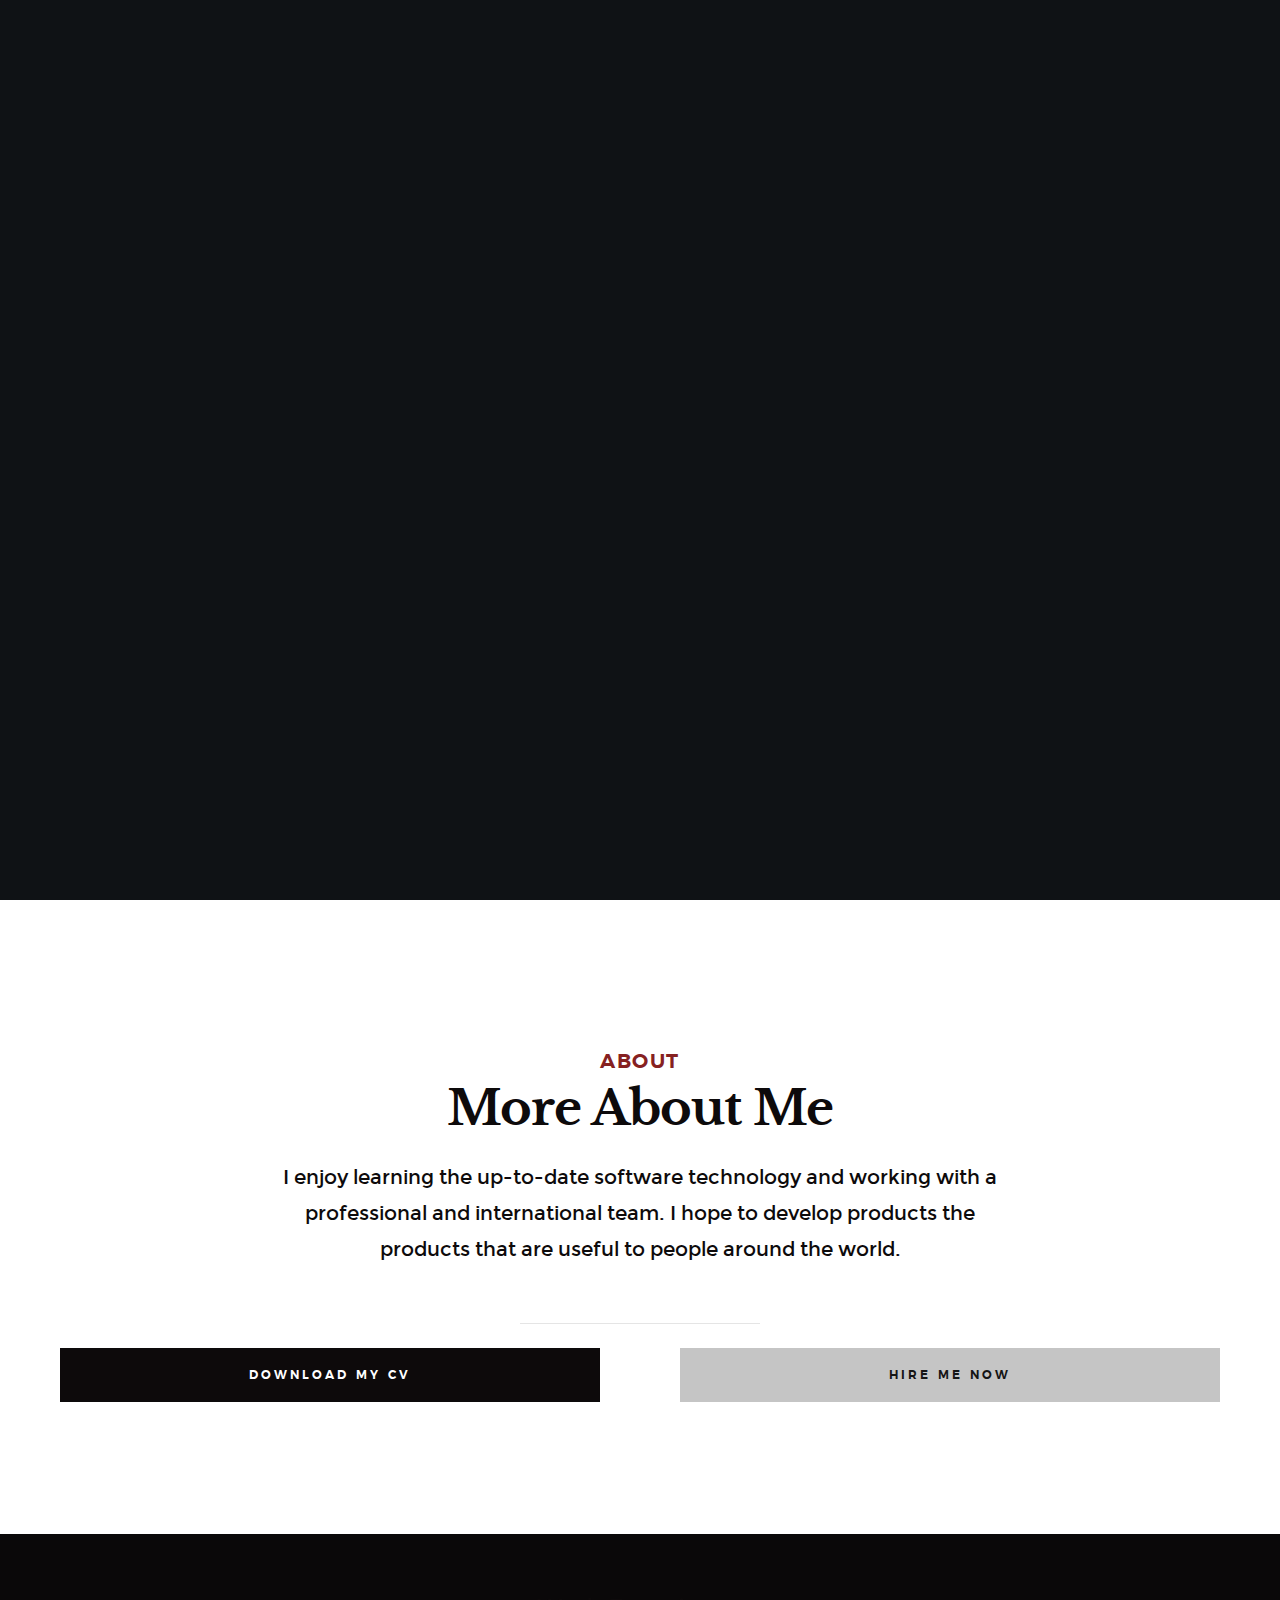
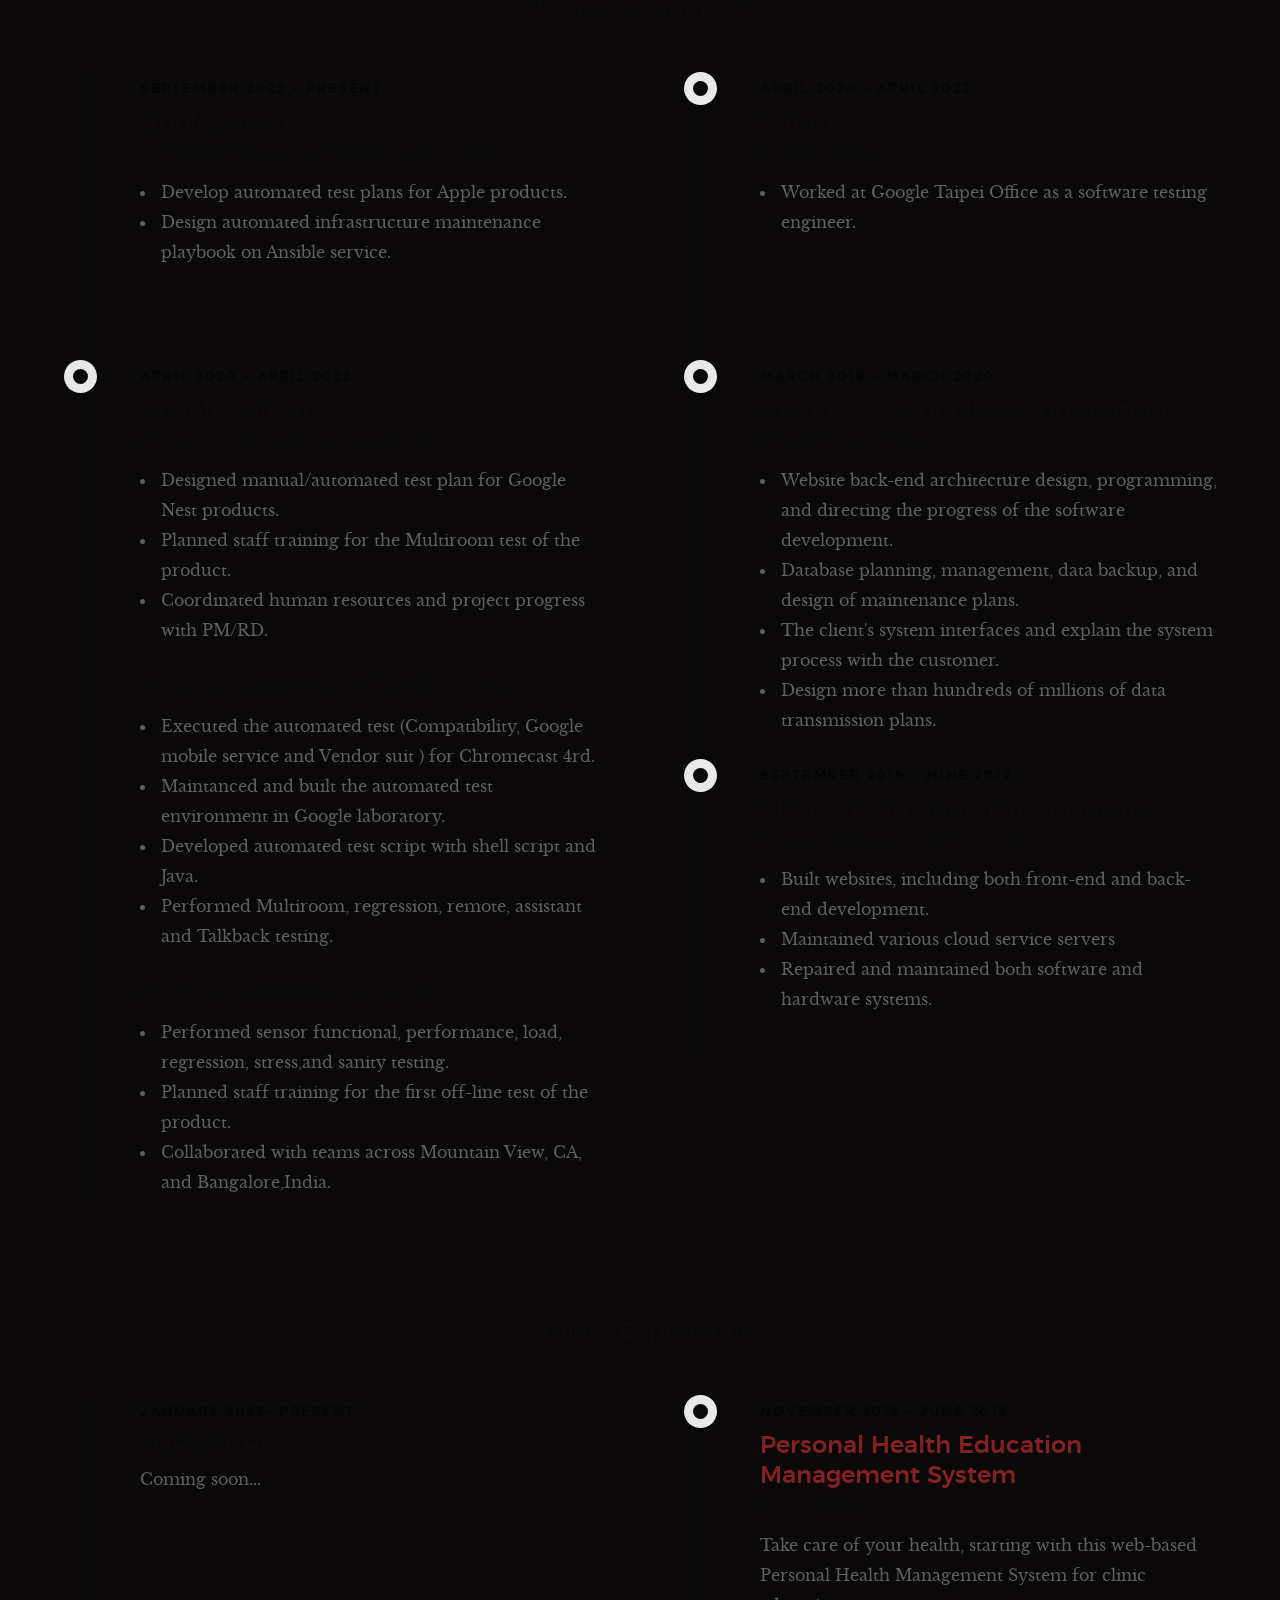
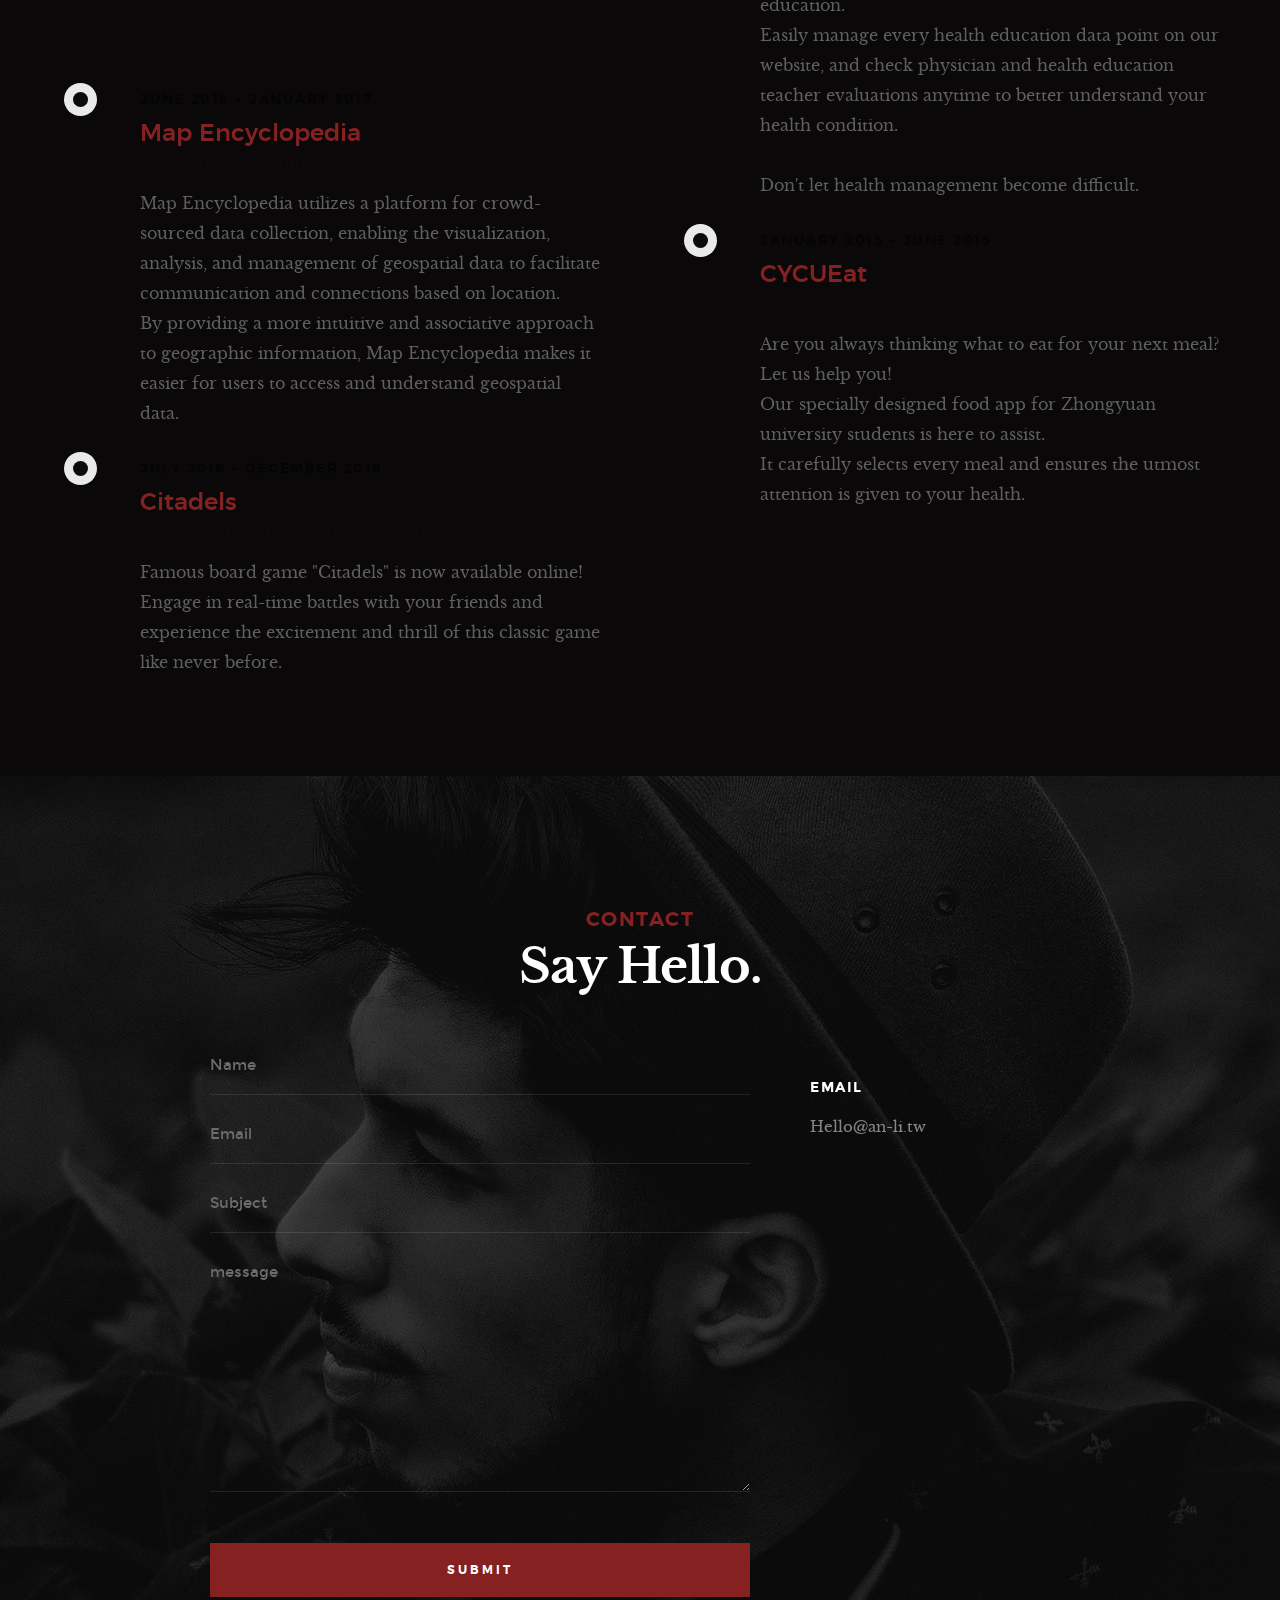
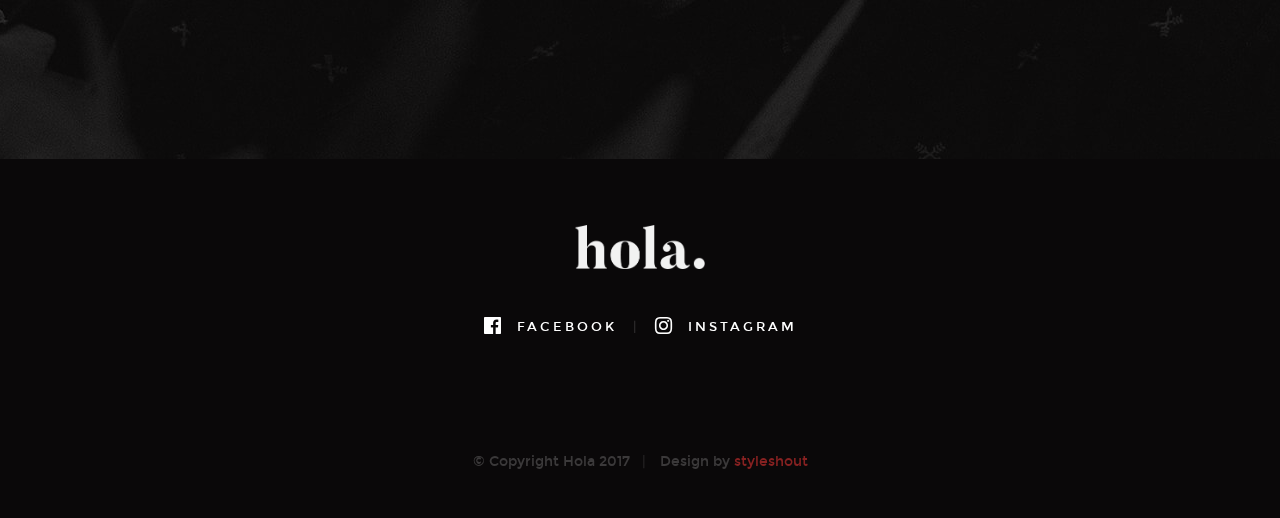
<file: index.html>
<!DOCTYPE html>
<!--[if lt IE 9 ]><html class="no-js oldie" lang="en"> <![endif]-->
<!--[if IE 9 ]><html class="no-js oldie ie9" lang="en"> <![endif]-->
<!--[if (gte IE 9)|!(IE)]><!-->
<!--<![endif]-->
<html class="no-js" lang="en">

    <head>
        <!-- Global Site Tag (gtag.js) - Google Analytics -->
        <script async src="https://www.googletagmanager.com/gtag/js?id=UA-116691132-3"></script>
        <script>
            window.dataLayer = window.dataLayer || [];
            function gtag(){dataLayer.push(arguments);}
            gtag('js', new Date());
            gtag('config', 'UA-116691132-3');
        </script>

        <!--- basic page needs
        ================================================== -->
        <meta charset="utf-8">
        <title>An Li</title>
        <meta name="description" content="">
        <meta name="author" content="">

        <!-- mobile specific metas
        ================================================== -->
        <meta name="viewport" content="width=device-width, initial-scale=1">

        <!-- CSS
        ================================================== -->
        <link rel="stylesheet" href="css/base.css">
        <link rel="stylesheet" href="css/vendor.css">
        <link rel="stylesheet" href="css/main.css">

        <!-- script
        ================================================== -->
        <script src="js/modernizr.js"></script>
        <script src="js/pace.min.js"></script>

        <!-- favicons
        ================================================== -->
        <link rel="shortcut icon" href="../images/favicon.ico" type="image/x-icon">
        
    </head>

    <body id="top">
        <!-- header
        ================================================== -->
        <header class="s-header">
            <div class="header-logo">
                <a class="site-logo" href="index.html"><img src="images/logo.png" alt="Homepage"></a>
            </div>
            <nav class="header-nav-wrap">
                <ul class="header-nav">
                    <li class="current"><a class="smoothscroll"  href="#home" title="home">Home</a></li>
                    <li><a class="smoothscroll"  href="#about" title="about">About</a></li>
                    <li><a class="smoothscroll"  href="#works" title="works">Works</a></li>
                    <li><a class="smoothscroll"  href="#projects" title="projects">Projects</a></li>
                    <!--<li><a class="smoothscroll"  href="#blog" title="blog">Blog</a></li>-->
                    <li><a class="smoothscroll"  href="#contact" title="contact">Contact</a></li>
                </ul>
            </nav>
            <a class="header-menu-toggle" href="#0"><span>Menu</span></a>
        </header> <!-- end s-header -->

        <!-- home
        ================================================== -->
        <section id="home" class="s-home page-hero target-section" data-parallax="scroll" data-image-src="images/hero-bg.jpg" data-natural-width=3000 data-natural-height=2000 data-position-y=center>
            <div class="overlay"></div>
            <div class="shadow-overlay"></div>
            <div class="home-content">
                <div class="row home-content__main">
                    <h3>Hello There</h3>
                    <h1>
                        I'm An Li.
                    </h1>
                    <h1>
                        <span class="typer" data-words="A software,A data,An automation" data-colors="#FFFFFF" data-delay="80" data-deletedelay="2400" style="color: rgb(0, 40, 90);">A software </span> engineer</br>
                    </h1>
                    <h1> 
                        from Taiwan.
                    </h1>
                    <div class="home-content__buttons">
                        <a href="#projects" class="smoothscroll btn btn--stroke">
                            Latest Projects
                        </a>
                        <a href="#about" class="smoothscroll btn btn--stroke">
                            More About Me
                        </a>
                    </div>
                    <div class="home-content__scroll">
                        <a href="#about" class="scroll-link smoothscroll">
                            <span>Scroll Down</span>
                        </a>
                    </div>
                </div>
            </div> <!-- end home-content -->
            <ul class="home-social">
                <li>
                    <a href="https://www.facebook.com/AnLiTaiwan"><i class="im im-facebook" aria-hidden="true"></i><span>Facebook</span></a>
                </li>
                <li>
                    <a href="https://instagram.com/anli.tw2jp?igshid=ZDdkNTZiNTM="><i class="im im-instagram" aria-hidden="true"></i><span>Instagram</span></a>
                </li>
            </ul> 
            <!-- end home-social -->
        </section> <!-- end s-home -->
        
        <!-- about
        ================================================== -->
        <section class="s-about target-section" id="about">
            <div class="row narrow section-intro has-bottom-sep">
                <div class="col-full text-center">
                    <h3>About</h3>
                    <h1>More About Me</h1>
                    <p class="lead">
                        I enjoy learning the up-to-date software technology and working with a professional and international team.
                        I hope to develop products the products that are useful to people around the world.
                    </p>
                </div>
            </div>
            <div class="row about-content about-content--buttons">
                <div class="col-six tab-full left">
                    <a href="cv/Anli's Resume.pdf" class="btn btn--primary full-width">Download My CV</a>
                </div>
                <div class="col-six tab-full right">
                    <a href="https://mail.google.com/mail/u/0/?view=cm&fs=1&tf=1&to=Hello@an-li.tw" class="btn full-width">Hire Me Now</a>
                </div>
            </div> <!-- end about-content buttons -->
        </section> <!-- end about -->
        
        <!-- works experience
        ================================================== -->
        <section class="s-projects target-section" id="works">
            <div class="row about-content about-content--timeline">
                <div class="col-full text-center">
                    <h3>Work Experience</h3>
                </div>
                <div class="col-six tab-full left">
                    <div class="timeline">
                        <div class="timeline__block">
                            <div class="timeline__bullet__pulsating"></div>
                            <div class="timeline__header">
                                <p class="timeline__timeframe">September 2022 - PRESENT</p>
                                <h3>Apple Japan</h3>
                                <h5>Triage Engineer (TVC) - AI/Machine Learning Platform</h5>
                            </div>
                            <div class="timeline__desc">
                                <ul>
                                    <li>Develop automated test plans for Apple products.</li>
                                    <li>Design automated infrastructure maintenance playbook on Ansible service.</li>
                                </ul>   
                            </div>
                        </div> <!-- end timeline__block -->
                        <div class="timeline__block">
                            <div class="timeline__bullet"></div>
                            <div class="timeline__header">
                                <p class="timeline__timeframe">April 2020 - April 2022</p>
                                <h3>Google Taiwan</h3>
                                <h5>Quality Assurance Lead(TVC) - Mediashell</h5>
                            </div>
                            <div class="timeline__desc">
                                <ul>
                                    <li>Designed manual/automated test plan for Google Nest products.</li>
                                    <li>Planned staff training for the Multiroom test of the product.</li>
                                    <li>Coordinated human resources and project progress with PM/RD.</li>
                                </ul>
                            </div>
                            <div class="timeline__header">
                                <h5>Software testing Engineer(TVC) - Chromecast</h5>
                            </div>
                            <div class="timeline__desc">
                                <ul>
                                    <li>Executed the automated test (Compatibility, Google mobile service and Vendor suit )
                                        for Chromecast 4rd.</li>
                                    <li>Maintanced and built the automated test environment in Google laboratory.</li>
                                    <li>Developed automated test script with shell script and Java.</li>
                                    <li>Performed Multiroom, regression, remote, assistant and Talkback testing.</li>
                                </ul>
                            </div>
                            <div class="timeline__header">
                                <h5>Software testing Engineer(TVC) - Thermostat</h5>
                            </div>
                            <div class="timeline__desc">
                                <ul>
                                    <li>Performed sensor functional, performance, load, regression, stress,and sanity testing.</li>
                                    <li>Planned staff training for the first off-line test of the product.</li>
                                    <li>Collaborated with teams across Mountain View, CA, and Bangalore,India.</li>
                                </ul>
                            </div>
                            
                        </div> <!-- end timeline__block -->
                    </div> <!-- end timeline -->
                </div> <!-- end left -->
                <div class="col-six tab-full right">
                    <div class="timeline">
                        <div class="timeline__block">
                            <div class="timeline__bullet"></div>
                            <div class="timeline__header">
                                <p class="timeline__timeframe">April 2020 - April 2022</p>
                                <h3>Wipro</h3>
                                <h5>Project Engineer</h5>
                            </div>
                            <div class="timeline__desc">
                                <ul>
                                    <li>Worked at Google Taipei Office as a software testing engineer.</li>
                                </ul>
                            </div>
                        </div> <!-- end timeline__block -->
                        <div class="timeline__block">
                            <div class="timeline__bullet"></div>
                            <div class="timeline__header">
                                <p class="timeline__timeframe">March 2019 - March 2020</p>
                                <h3>Grandsys Technology Corporation</h3>
                                <h5>Development Engineer</h5>
                            </div>
                            <div class="timeline__desc">
                                <ul>
                                    <li>Website back-end architecture design, programming, and directing the progress of the software development.</li>
                                    <li>Database planning, management, data backup, and design of maintenance plans.</li>
                                    <li>The client's system interfaces and explain the system process with the customer.</li>
                                    <li>Design more than hundreds of millions of data transmission plans.</li>
                                </ul>
                            </div>
                        </div> <!-- end timeline__block -->
                        <div class="timeline__block">
                            <div class="timeline__bullet"></div>
                            <div class="timeline__header">
                                <p class="timeline__timeframe">September 2015 - June 2017</p>
                                <h3>Chung Yuan Christian University</h3>
                                <h5>System Engineering Deparment</h5>
                            </div>
                            <div class="timeline__desc">
                                <ul>
                                    <li>Built websites, including both front-end and back-end development.</li>
                                    <li>Maintained various cloud service servers</li>
                                    <li>Repaired and maintained both software and hardware systems.  </li>
                                </ul>
                            </div>
                        </div> <!-- end timeline__block -->
                    </div> <!-- end timeline -->
                </div> <!-- end left -->
            </div> <!-- end about-content timeline -->
        </section> <!-- end works -->
        
        <!-- projects experience
        ================================================== -->
        <section id="projects" class="s-projects target-section">
            <div class="row about-content about-content--timeline">
                <div class="col-full text-center">
                    <h3>Project Experience</h3>
                </div>
                <div class="col-six tab-full left">
                    <div class="timeline">
                        <div class="timeline__block">
                            <div class="timeline__bullet__pulsating"></div>
                            <div class="timeline__header">
                                <p class="timeline__timeframe">January 2023- PRESENT</p>
                                <h3>TOP SECRET</h3>
                            </div>
                            <div class="timeline__desc">
                                <p>
                                    Coming soon...
                                </p>
                            </div>
                        </div> <!-- end timeline__block -->
                        <div class="timeline__block">
                            <div class="timeline__bullet "></div>
                            <div class="timeline__header">
                                <p class="timeline__timeframe">June 2016 - January 2017</p>
                                <h3>
                                    <a href="blog/Datavisualization-MapEncyclopedia.html" target="_blank">Map Encyclopedia</a>
                                </h3>
                                <h5>Backend/Data Engineer</h5>
                            </div>
                            <div class="timeline__desc">
                                <p>
                                    Map Encyclopedia utilizes a platform for crowd-sourced data collection, enabling the visualization, analysis, and management of geospatial data to facilitate communication and connections based on location. </br>
                                    By providing a more intuitive and associative approach to geographic information, Map Encyclopedia makes it easier for users to access and understand geospatial data.
                                </p>
                            </div>
                        </div> <!-- end timeline__block -->
                        <div class="timeline__block">
                            <div class="timeline__bullet"></div>
                            <div class="timeline__header">
                                <p class="timeline__timeframe">July 2016 - December 2016</p>
                                <h3>
                                    <a href="blog/Citadels.html" target="_blank">Citadels</a>
                                </h3>
                                <h5>Personal Project - Full Stack Engineer</h5>
                            </div>
                            <div class="timeline__desc">
                                <p>
                                    Famous board game "Citadels" is now available online! </br>
                                    Engage in real-time battles with your friends and experience the excitement and thrill of this classic game like never before.
                                </p>
                            </div>
                        </div> <!-- end timeline__block -->
                    </div> <!-- end timeline -->
                </div> <!-- end left -->
                <div class="col-six tab-full right">
                    <div class="timeline">
                        <div class="timeline__block">
                            <div class="timeline__bullet"></div>
                            <div class="timeline__header">
                                <p class="timeline__timeframe">November 2015 - June 2016</p>
                                <h3>
                                    <a href="blog/PersonalHealthEducationManagementSystem.html" target="_blank">Personal Health Education Management System</a>
                                </h3>
                                <h5>Data Engineer</h5>
                            </div>
                            <div class="timeline__desc">
                                <p >
                                    Take care of your health, starting with this web-based Personal Health Management System for clinic education. </br>
                                    Easily manage every health education data point on our website, and check physician and health education teacher evaluations anytime to better understand your health condition.</br>  </br>
                                    Don't let health management become difficult. 
                                </p>
                            </div>
                        </div> <!-- end timeline__block -->
                        <div class="timeline__block">
                            <div class="timeline__bullet"></div>
                            <div class="timeline__header">
                                <p class="timeline__timeframe">January 2015 - June 2015</p>
                                <h3>
                                    <a href="blog/CYCUEat.html" target="_blank">CYCUEat</a>
                                </h3>
                                <h5>Software Engineer</h5>
                            </div>		
                            <div class="timeline__desc">
                                <p>
                                    Are you always thinking what to eat for your next meal?</br>
                                    Let us help you!</br>
                                    Our specially designed food app for Zhongyuan university students is here to assist.</br>
                                    It carefully selects every meal and ensures the utmost attention is given to your health.</br>
                                </p>
                            </div>
                        </div> <!-- end timeline__block -->
                    </div> <!-- end timeline -->
                </div> <!-- end right -->
            </div> <!-- end about-content timeline -->
        </section> <!-- end projects -->
        
        <!-- blog
        <section id="blog" class="s-blog target-section">
            <div class="row narrow section-intro has-bottom-sep">
                <div class="col-full">
                    <h3>Journal</h3>
                    <h1>Latest From The Blog.</h1>
                    <p class="lead"></p>
                </div>
            </div>
        </section> <!-- end s-blog -->
        
        <!-- s-contact 
        ================================================== -->
        <section id="contact" class="s-contact target-section">
            <div class="overlay"></div>
            <div class="row narrow section-intro">
                <div class="col-full">
                    <h3>Contact</h3>
                    <h1>Say Hello.</h1>
                    <p class="lead"></p>
                </div>
            </div>

            <div class="row contact__main">
                <div class="col-eight tab-full contact__form">
                    <form name="contactForm" id="contactForm" method="post" action="">
                        <fieldset>
                            <div class="form-field">
                                <input name="contactName" type="text" id="contactName" placeholder="Name" value="" minlength="2" required="" aria-required="true" class="full-width">
                            </div>
                            <div class="form-field">
                                <input name="contactEmail" type="email" id="contactEmail" placeholder="Email" value="" required="" aria-required="true" class="full-width">
                            </div>
                            <div class="form-field">
                                <input name="contactSubject" type="text" id="contactSubject" placeholder="Subject" value="" class="full-width">
                            </div>
                            <div class="form-field">
                                <textarea name="contactMessage" id="contactMessage" placeholder="message" rows="10" cols="50" required="" aria-required="true" class="full-width"></textarea>
                            </div>
                            <div class="form-field">
                                <button class="full-width btn--primary" type="submit" value="Submit" id="submitEmail">Submit</button>
                                <div class="submit-loader">
                                    <div class="text-loader">Sending...</div>
                                    <div class="s-loader">
                                        <div class="bounce1"></div>
                                        <div class="bounce2"></div>
                                        <div class="bounce3"></div>
                                    </div>
                                </div>
                            </div>
                        </fieldset>
                    </form>

                    <!-- contact-warning -->
                    <div class="message-warning">
                        Something went wrong. Please try again.
                    </div> 
                
                    <!-- contact-success -->
                    <div class="message-success">
                        Your message was sent, thank you!<br>
                    </div>  
                </div>
                <div class="col-four tab-full contact__infos">
                    <h4 class="h06">Email</h4>
                    <p>Hello@an-li.tw</p>
                </div>
            </div>
        </section> <!-- end s-contact -->

        <!-- footer
        ================================================== -->
        <footer>
            <div class="row">
                <div class="col-full">
                    <div class="footer-logo">
                        <a class="footer-site-logo" href="#0"><img src="images/logo.png" alt="Homepage"></a>
                    </div>
                    <ul class="footer-social">
                        <li>
                            <a href="https://www.facebook.com/AnLiTaiwan">
                                <i class="im im-facebook" aria-hidden="true"></i>
                                <span>Facebook</span>
                            </a>
                        </li>
                        <li>
                            <a href="https://instagram.com/anli.tw2jp?igshid=ZDdkNTZiNTM=">
                                <i class="im im-instagram" aria-hidden="true"></i>
                                <span>Instagram</span>
                            </a>
                        </li>
                    </ul>
                </div>
            </div>

            <div class="row footer-bottom">
                <div class="col-twelve">
                    <div class="copyright">
                        <span>© Copyright Hola 2017</span> 
                        <span>Design by <a href="https://www.styleshout.com/">styleshout</a></span>	
                    </div>
                    <div class="go-top">
                        <a class="smoothscroll" title="Back to Top" href="#top">
                            <i class="im im-arrow-up" aria-hidden="true"></i>
                        </a>
                    </div>
                </div>
            </div> <!-- end footer-bottom -->
        </footer> <!-- end footer -->

        <!-- photoswipe background
        ================================================== -->
        <div aria-hidden="true" class="pswp" role="dialog" tabindex="-1">
            <div class="pswp__bg"></div>
            <div class="pswp__scroll-wrap">
                <div class="pswp__container">
                    <div class="pswp__item"></div>
                    <div class="pswp__item"></div>
                    <div class="pswp__item"></div>
                </div>
                <div class="pswp__ui pswp__ui--hidden">
                    <div class="pswp__top-bar">
                        <div class="pswp__counter"></div>
                        <button class="pswp__button pswp__button--close" title="Close (Esc)"></button>
                        <button class="pswp__button pswp__button--share" title="Share"></button>
                        <button class="pswp__button pswp__button--fs" title="Toggle fullscreen"></button>
                        <button class="pswp__button pswp__button--zoom" title="Zoom in/out"></button>
                        <button class="pswp__button pswp__button--des" title="Description"></button>
                        <div class="pswp__preloader">
                            <div class="pswp__preloader__icn">
                                <div class="pswp__preloader__cut">
                                    <div class="pswp__preloader__donut"></div>
                                </div>
                            </div>
                        </div>
                    </div>
                    <div class="pswp__share-modal pswp__share-modal--hidden pswp__single-tap">
                        <div class="pswp__share-tooltip"></div>
                    </div>
                    <button class="pswp__button pswp__button--arrow--left" title="Previous (arrow left)"></button>
                    <button class="pswp__button pswp__button--arrow--right" title="Next (arrow right)"></button>
                    <div class="pswp__caption">
                        <div class="pswp__caption__center"></div>
                    </div>
                </div>
            </div>
        </div><!-- end photoSwipe background -->

        <div id="preloader">
            <div id="loader"></div>
        </div>

        <!-- Java Script
        ================================================== -->
        <script src="js/jquery-3.6.4.js"></script>
        <script src="js/plugins.js"></script>
        <script src="js/main.js"></script>
        <script src="js/typer.js"></script>

        <!-- EmailJS API
        ================================================== -->
        <script src="js/email.min-2.3.2.js"></script>
        <script src="js/sendEmail.js"></script>
    </body>
</html>
</file>
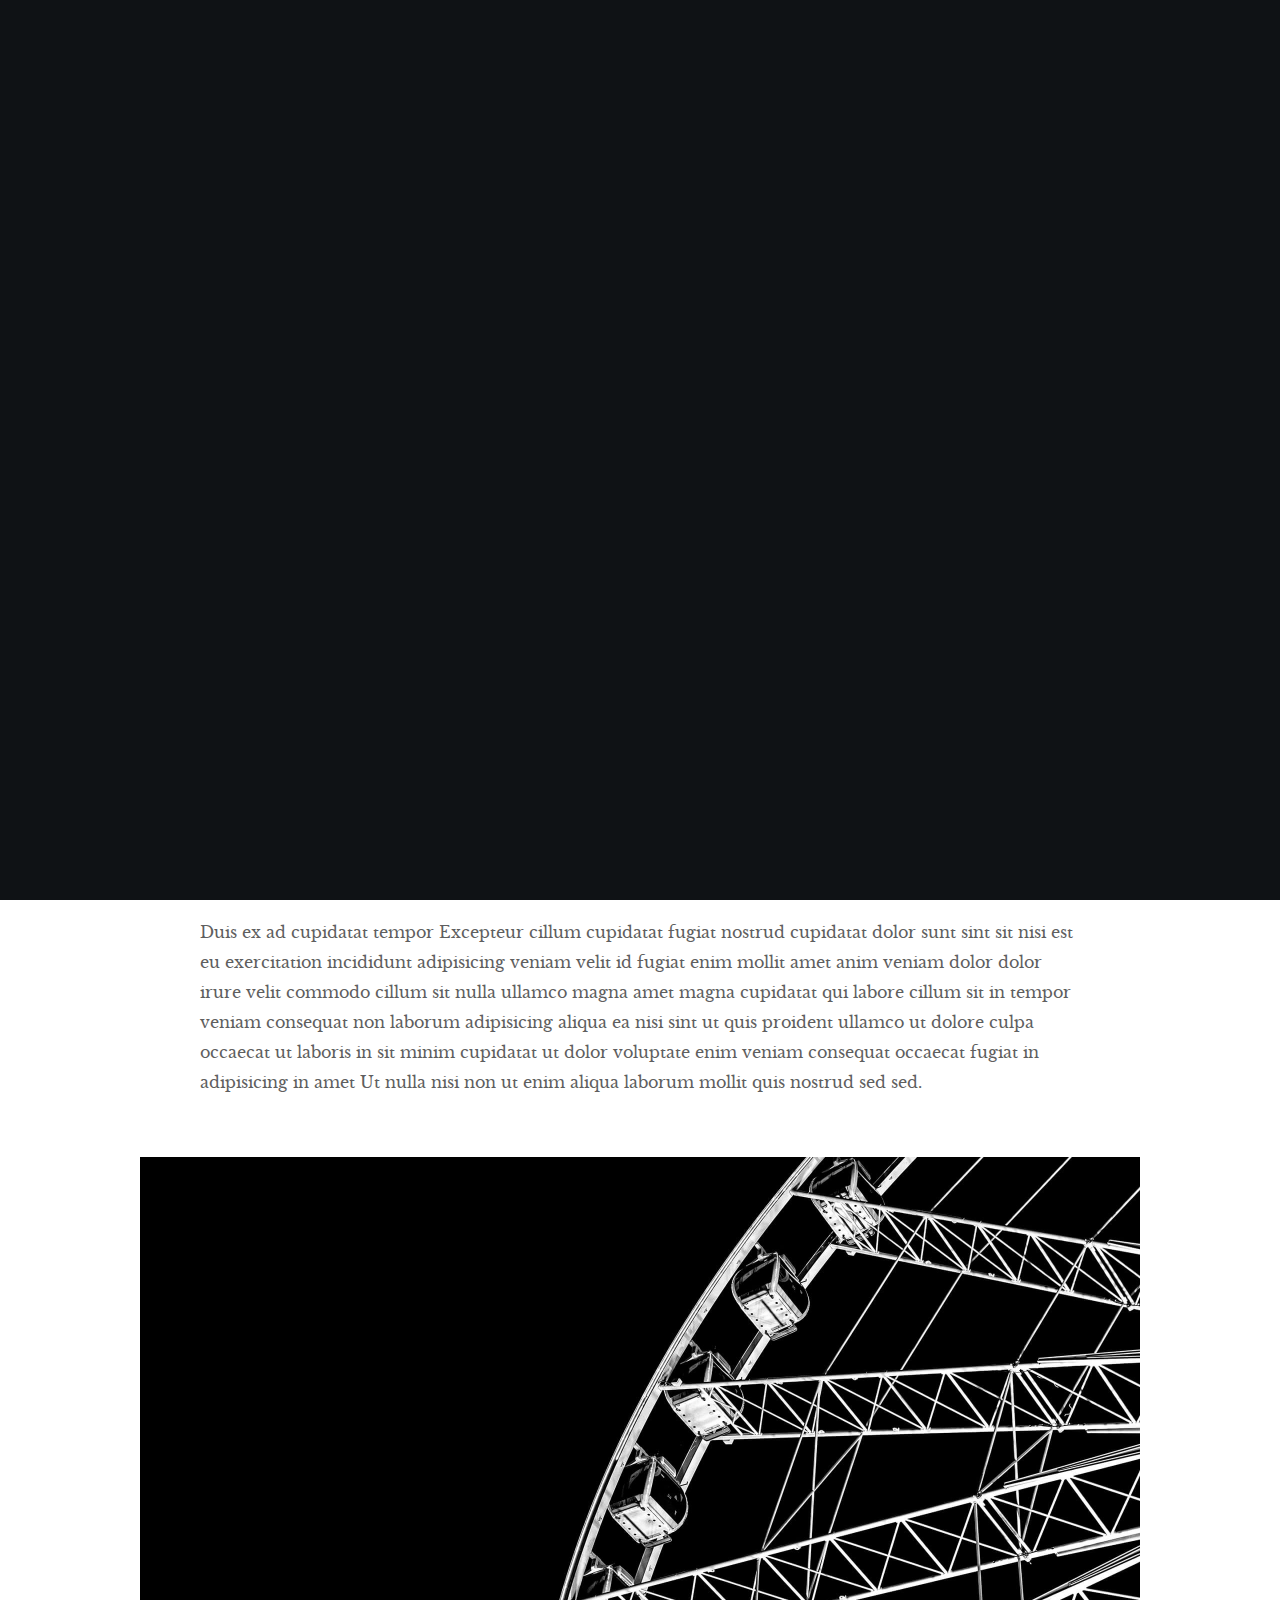
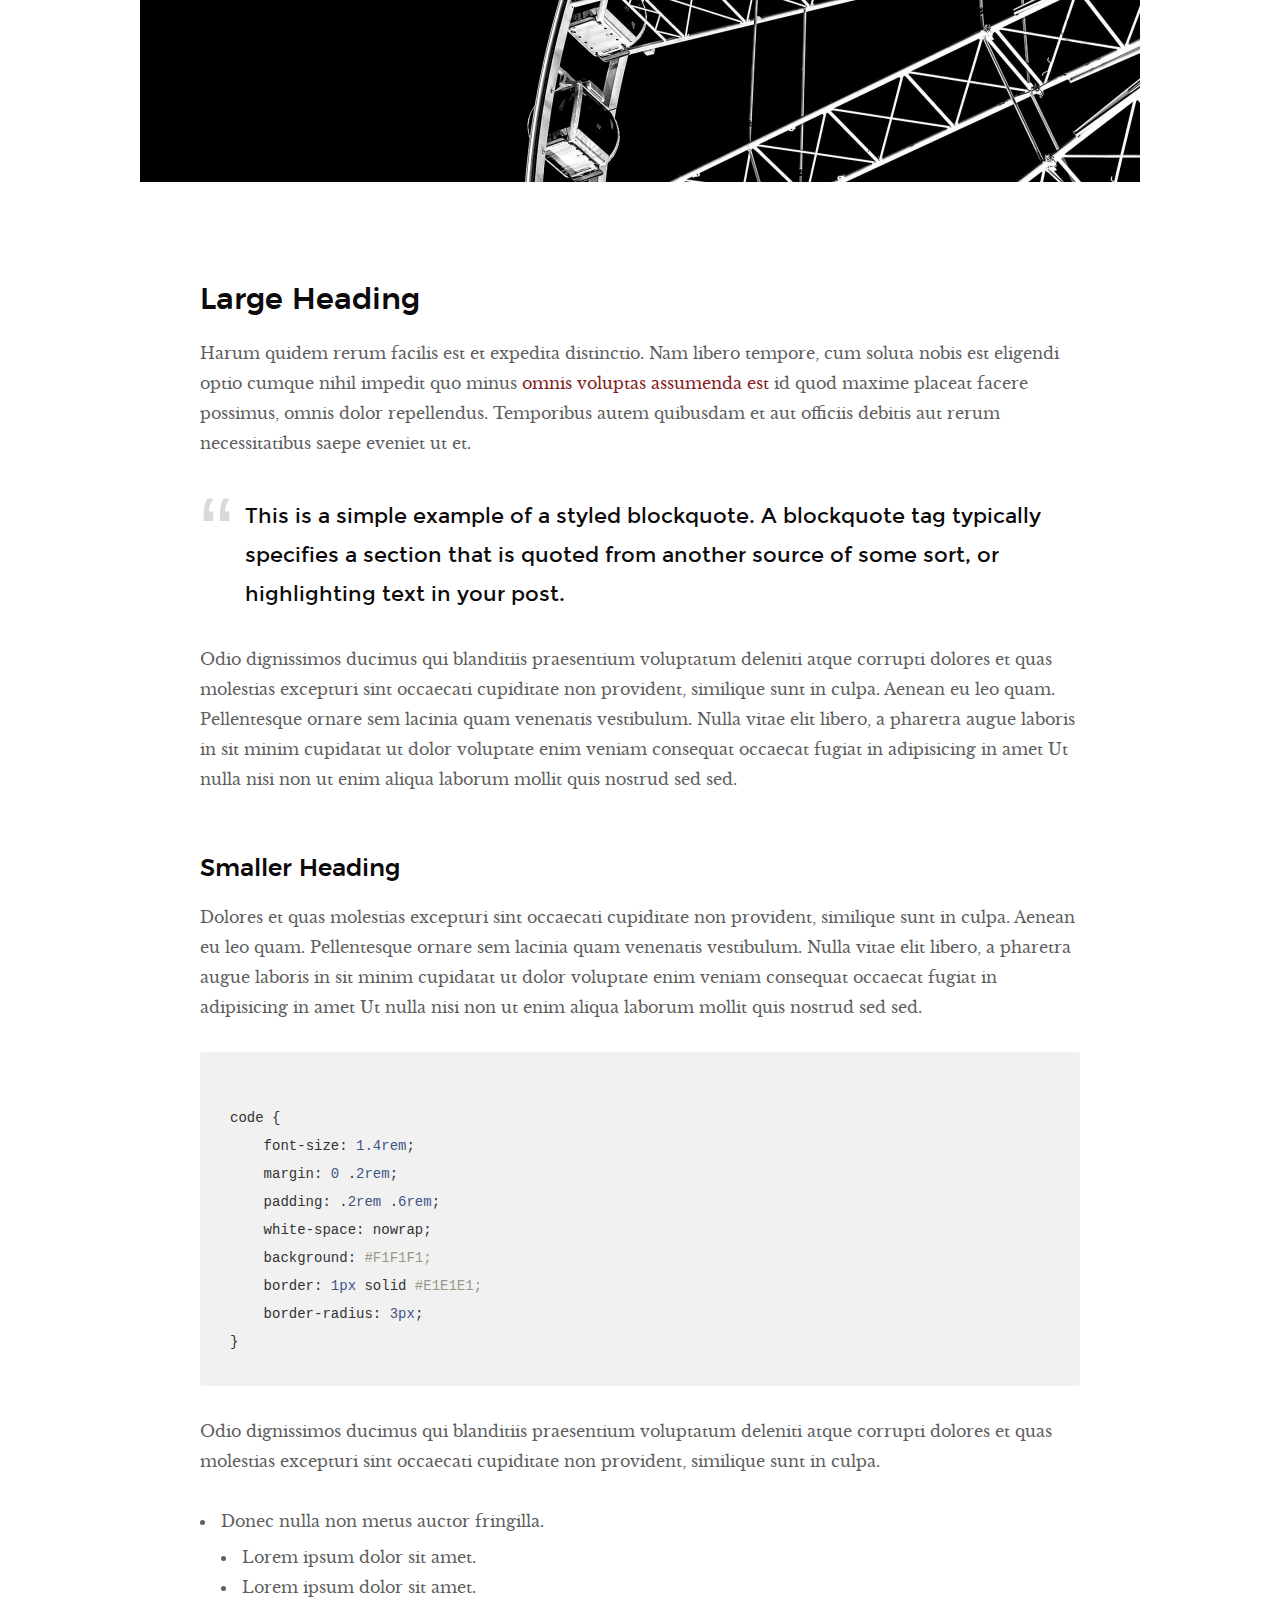
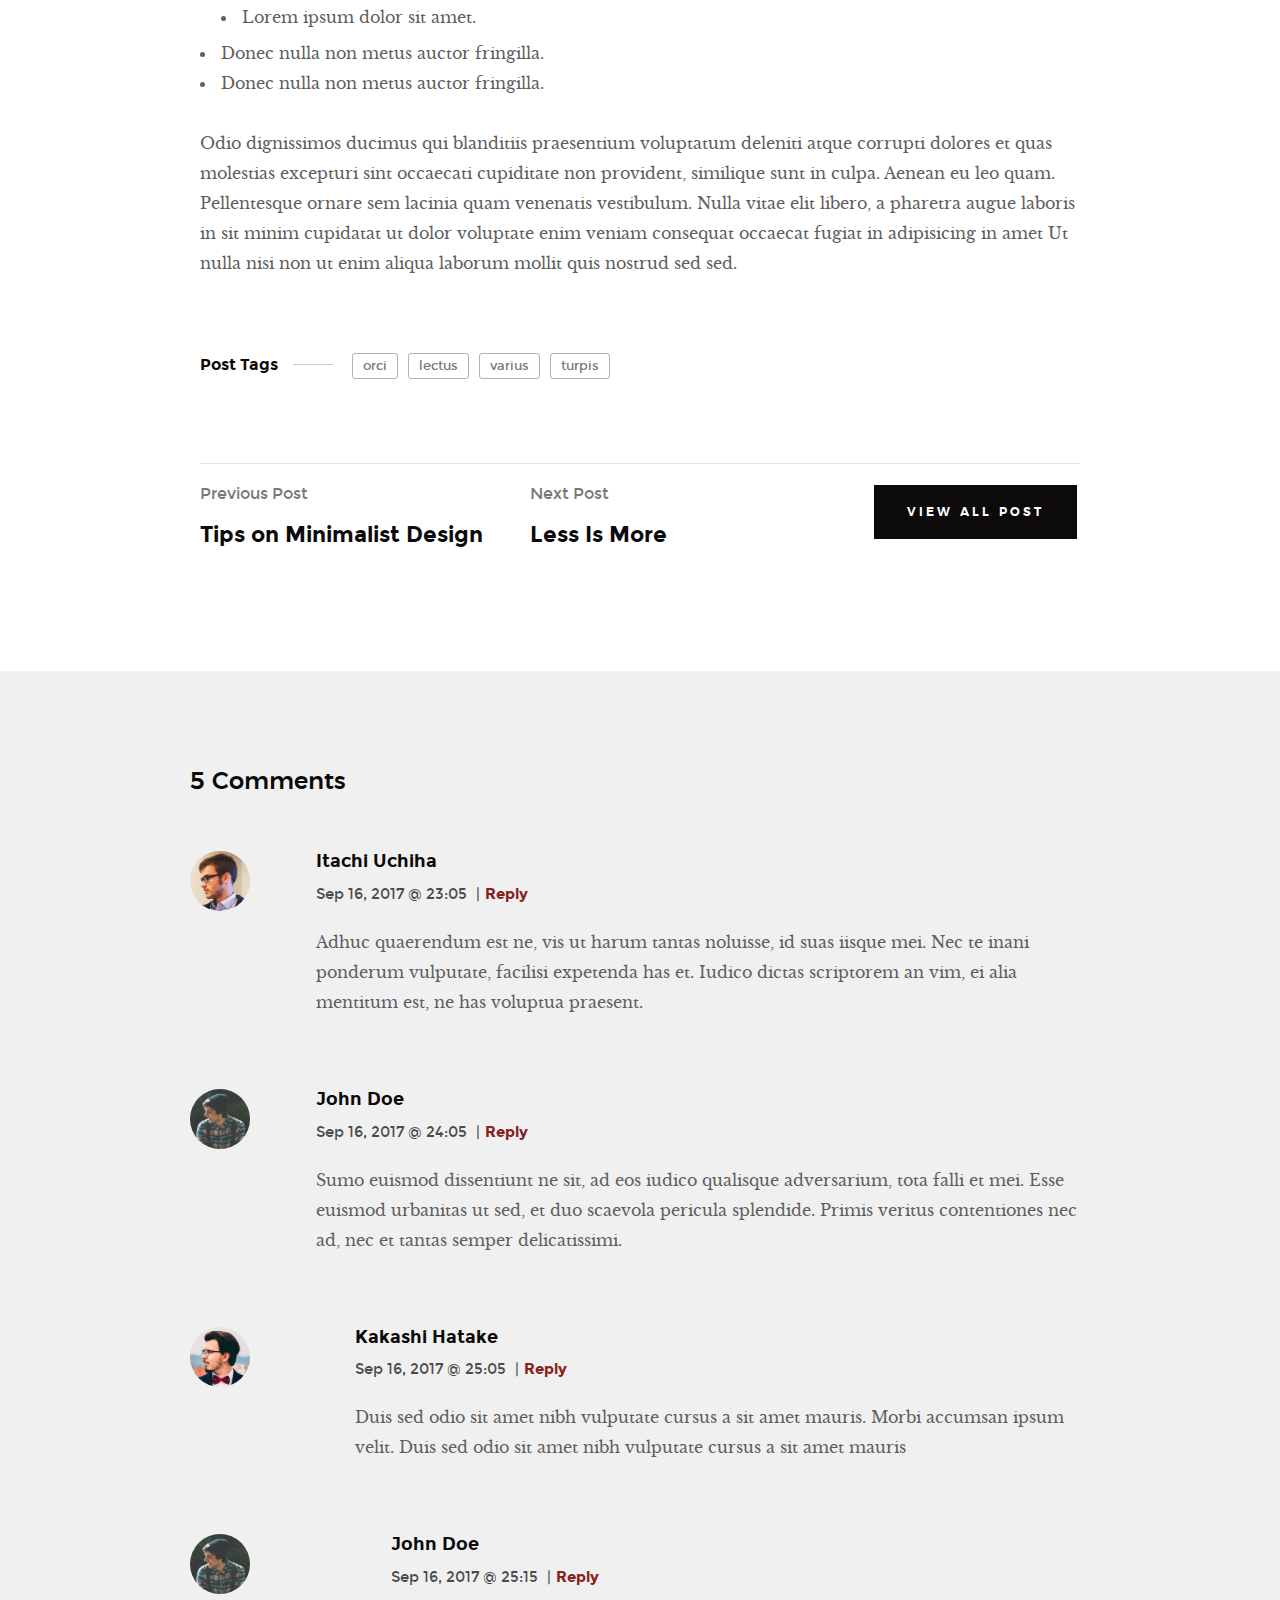
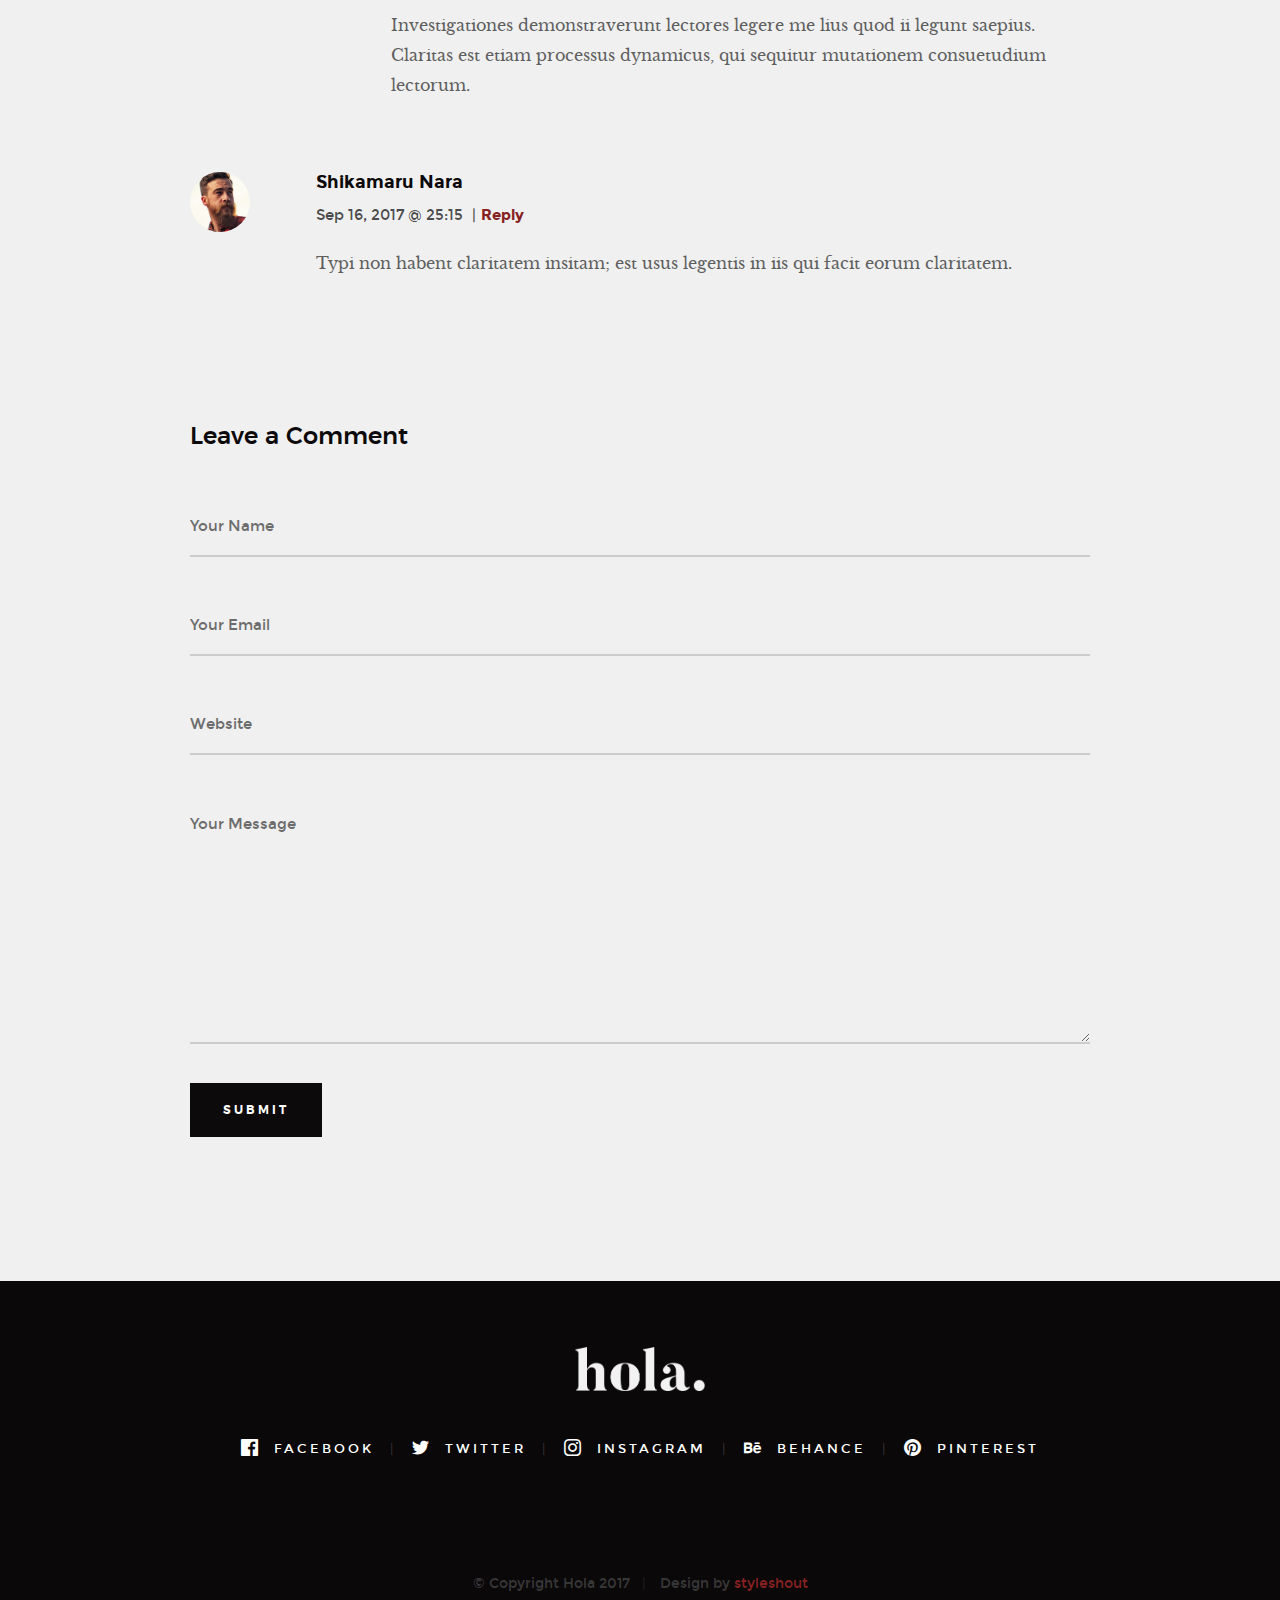
<file: blog-single.html>
<!DOCTYPE html>
<!--[if lt IE 9 ]><html class="no-js oldie" lang="en"> <![endif]-->
<!--[if IE 9 ]><html class="no-js oldie ie9" lang="en"> <![endif]-->
<!--[if (gte IE 9)|!(IE)]><!-->
<html class="no-js" lang="en">
<!--<![endif]-->

<head>

    <!--- basic page needs
    ================================================== -->
    <meta charset="utf-8">
    <title>Blog Single - Hola</title>
    <meta name="description" content="">
    <meta name="author" content="">

    <!-- mobile specific metas
    ================================================== -->
    <meta name="viewport" content="width=device-width, initial-scale=1">

    <!-- CSS
    ================================================== -->
    <link rel="stylesheet" href="css/base.css">
    <link rel="stylesheet" href="css/vendor.css">
    <link rel="stylesheet" href="css/main.css">

    <!-- script
    ================================================== -->
    <script src="js/modernizr.js"></script>
    <script src="js/pace.min.js"></script>

    <!-- favicons
    ================================================== -->
    <link rel="shortcut icon" href="favicon.ico" type="image/x-icon">
    <link rel="icon" href="favicon.ico" type="image/x-icon">

</head>


<body id="top">

    <!-- header
    ================================================== -->
    <header class="s-header">
            
        <div class="header-logo">
            <a class="site-logo" href="index.html"><img src="images/logo.png" alt="Homepage"></a>
        </div>

        <nav class="header-nav-wrap">
            <ul class="header-nav">
                <li><a href="index.html#home" title="home">Home</a></li>
                <li><a href="index.html#about" title="about">About</a></li>
                <li><a href="index.html#works" title="works">Works</a></li>
                <li class="current"><a href="blog.html" title="blog">Blog</a></li>
                <li><a href="index.html#contact" title="contact">Contact</a></li>	
            </ul>
        </nav>

        <a class="header-menu-toggle" href="#0"><span>Menu</span></a>

    </header> <!-- end s-header -->


    <article class="blog-single">

        <!-- page header/blog hero
        ================================================== -->
        <div class="page-header page-header--single page-hero" style="background-image:url(images/blog/blog-bg-02.jpg)">
        
            <div class="row page-header__content narrow">
                <article class="col-full">
                    <div class="page-header__info">
                        <div class="page-header__cat">
                            <a href="#0">Branding</a><a href="#0">Design</a>
                        </div>
                    </div>
                    <h1 class="page-header__title">
                        <a href="#0" title="">
                            Using Patterns in your Branding.
                        </a>
                    </h1>
                    <ul class="page-header__meta">
                        <li class="date">September 16, 2017</li>
                        <li class="author">
                            By
                            <span>Jonathan Doe</span>
                        </li>
                    </ul>
                    
                </article>
            </div>
    
        </div> <!-- end page-header -->

        <div class="row blog-content">
            <div class="col-full blog-content__main">

                <p class="lead">Duis ex ad cupidatat tempor Excepteur cillum cupidatat fugiat nostrud cupidatat dolor sunt sint sit nisi est eu exercitation incididunt adipisicing veniam velit id fugiat enim mollit amet anim veniam dolor dolor irure velit commodo cillum sit nulla ullamco magna amet magna cupidatat qui labore cillum sit in tempor veniam consequat non laborum adipisicing aliqua ea nisi sint.</p>
                
                <p>Duis ex ad cupidatat tempor Excepteur cillum cupidatat fugiat nostrud cupidatat dolor sunt sint sit nisi est eu exercitation incididunt adipisicing veniam velit id fugiat enim mollit amet anim veniam dolor dolor irure velit commodo cillum sit nulla ullamco magna amet magna cupidatat qui labore cillum sit in tempor veniam consequat non laborum adipisicing aliqua ea nisi sint ut quis proident ullamco ut dolore culpa occaecat ut laboris in sit minim cupidatat ut dolor voluptate enim veniam consequat occaecat fugiat in adipisicing in amet Ut nulla nisi non ut enim aliqua laborum mollit quis nostrud sed sed.
                </p>

                <p>
                <img src="images/wheel-1000.jpg" 
                     srcset="images/wheel-2000.jpg 2000w, 
                        images/wheel-1000.jpg 1000w, 
                        images/wheel-500.jpg 500w" 
                     sizes="(max-width: 2000px) 100vw, 2000px" alt="">
                </p>

                <h2>Large Heading</h2>

                <p>Harum quidem rerum facilis est et expedita distinctio. Nam libero tempore, cum soluta nobis est eligendi optio cumque nihil impedit quo minus <a href="http://#">omnis voluptas assumenda est</a> id quod maxime placeat facere possimus, omnis dolor repellendus. Temporibus autem quibusdam et aut officiis debitis aut rerum necessitatibus saepe eveniet ut et.</p>

                <blockquote><p>This is a simple example of a styled blockquote. A blockquote tag typically specifies a section that is quoted from another source of some sort, or highlighting text in your post.</p></blockquote>

                <p>Odio dignissimos ducimus qui blanditiis praesentium voluptatum deleniti atque corrupti dolores et quas molestias excepturi sint occaecati cupiditate non provident, similique sunt in culpa. Aenean eu leo quam. Pellentesque ornare sem lacinia quam venenatis vestibulum. Nulla vitae elit libero, a pharetra augue laboris in sit minim cupidatat ut dolor voluptate enim veniam consequat occaecat fugiat in adipisicing in amet Ut nulla nisi non ut enim aliqua laborum mollit quis nostrud sed sed.</p>

                <h3>Smaller Heading</h3>

                <p>Dolores et quas molestias excepturi sint occaecati cupiditate non provident, similique sunt in culpa. Aenean eu leo quam. Pellentesque ornare sem lacinia quam venenatis vestibulum. Nulla vitae elit libero, a pharetra augue laboris in sit minim cupidatat ut dolor voluptate enim veniam consequat occaecat fugiat in adipisicing in amet Ut nulla nisi non ut enim aliqua laborum mollit quis nostrud sed sed.

<pre><code>
code {
    font-size: 1.4rem;
    margin: 0 .2rem;
    padding: .2rem .6rem;
    white-space: nowrap;
    background: #F1F1F1;
    border: 1px solid #E1E1E1;	
    border-radius: 3px;
}
</code></pre>

                <p>Odio dignissimos ducimus qui blanditiis praesentium voluptatum deleniti atque corrupti dolores et quas molestias excepturi sint occaecati cupiditate non provident, similique sunt in culpa.</p>

                <ul>
                    <li>Donec nulla non metus auctor fringilla.
                        <ul>
                            <li>Lorem ipsum dolor sit amet.</li>
                            <li>Lorem ipsum dolor sit amet.</li>
                            <li>Lorem ipsum dolor sit amet.</li>
                        </ul>
                    </li>
                    <li>Donec nulla non metus auctor fringilla.</li>
                    <li>Donec nulla non metus auctor fringilla.</li>
                </ul>

                <p>Odio dignissimos ducimus qui blanditiis praesentium voluptatum deleniti atque corrupti dolores et quas molestias excepturi sint occaecati cupiditate non provident, similique sunt in culpa. Aenean eu leo quam. Pellentesque ornare sem lacinia quam venenatis vestibulum. Nulla vitae elit libero, a pharetra augue laboris in sit minim cupidatat ut dolor voluptate enim veniam consequat occaecat fugiat in adipisicing in amet Ut nulla nisi non ut enim aliqua laborum mollit quis nostrud sed sed.</p>

                <p class="blog-content__tags">
                    <span>Post Tags</span>

                    <span class="blog-content__tag-list">
                        <a href="#0">orci</a>
                        <a href="#0">lectus</a>
                        <a href="#0">varius</a>
                        <a href="#0">turpis</a>
                    </span>

                </p>

                <div class="blog-content__pagenav">
                    <div class="blog-content__nav">
                        <div class="blog-content__prev">
                            <a href="#0" rel="prev">
                                <span>Previous Post</span>
                                Tips on Minimalist Design 
                            </a>
                        </div>
                        <div class="blog-content__next">
                            <a href="#0" rel="next">
                                <span>Next Post</span>
                                Less Is More 
                            </a>
                        </div>
                    </div>

                    <div class="blog-content__all">
                        <a href="blog.html" class="btn btn--primary">
                            View All Post
                        </a>
                    </div>
                </div>

            </div><!-- end blog-content__main -->
        </div> <!-- end blog-content -->

    </article>


    <!-- comments
    ================================================== -->
    <div class="comments-wrap">

        <div id="comments" class="row">
            <div class="col-full">

               <h3>5 Comments</h3>

               <!-- commentlist -->
               <ol class="commentlist">

                    <li class="depth-1 comment">

                        <div class="comment__avatar">
                            <img width="50" height="50" class="avatar" src="images/avatars/user-01.jpg" alt="">
                        </div>

                        <div class="comment__content">

                            <div class="comment__info">
                                <cite>Itachi Uchiha</cite>

                                <div class="comment__meta">
                                    <time class="comment__time">Sep 16, 2017 @ 23:05</time>
                                    <span class="sep">|</span><a class="reply" href="#">Reply</a>
                                </div>
                            </div>

                            <div class="comment__text">
                            <p>Adhuc quaerendum est ne, vis ut harum tantas noluisse, id suas iisque mei. Nec te inani ponderum vulputate,
                            facilisi expetenda has et. Iudico dictas scriptorem an vim, ei alia mentitum est, ne has voluptua praesent.</p>
                            </div>

                        </div>

                    </li>

                    <li class="thread-alt depth-1 comment">

                        <div class="comment__avatar">
                            <img width="50" height="50" class="avatar" src="images/avatars/user-04.jpg" alt="">
                        </div>

                        <div class="comment__content">

                            <div class="comment__info">
                            <cite>John Doe</cite>

                            <div class="comment__meta">
                                <time class="comment__time">Sep 16, 2017 @ 24:05</time>
                                <span class="sep">|</span><a class="reply" href="#">Reply</a>
                            </div>
                            </div>

                            <div class="comment__text">
                            <p>Sumo euismod dissentiunt ne sit, ad eos iudico qualisque adversarium, tota falli et mei. Esse euismod
                            urbanitas ut sed, et duo scaevola pericula splendide. Primis veritus contentiones nec ad, nec et
                            tantas semper delicatissimi.</p>
                            </div>

                        </div>

                        <ul class="children">

                            <li class="depth-2 comment">

                                <div class="comment__avatar">
                                    <img width="50" height="50" class="avatar" src="images/avatars/user-03.jpg" alt="">
                                </div>

                                <div class="comment__content">

                                    <div class="comment__info">
                                        <cite>Kakashi Hatake</cite>

                                        <div class="comment__meta">
                                            <time class="comment__time">Sep 16, 2017 @ 25:05</time>
                                            <span class="sep">|</span><a class="reply" href="#">Reply</a>
                                        </div>
                                    </div>

                                    <div class="comment__text">
                                        <p>Duis sed odio sit amet nibh vulputate
                                        cursus a sit amet mauris. Morbi accumsan ipsum velit. Duis sed odio sit amet nibh vulputate
                                        cursus a sit amet mauris</p>
                                    </div>

                                </div>

                                <ul class="children">

                                    <li class="depth-3 comment">

                                        <div class="comment__avatar">
                                            <img width="50" height="50" class="avatar" src="images/avatars/user-04.jpg" alt="">
                                        </div>

                                        <div class="comment__content">

                                            <div class="comment__info">
                                            <cite>John Doe</cite>

                                            <div class="comment__meta">
                                                <time class="comment__time">Sep 16, 2017 @ 25:15</time>
                                                <span class="sep">|</span><a class="reply" href="#">Reply</a>
                                            </div>
                                            </div>

                                            <div class="comment__text">
                                            <p>Investigationes demonstraverunt lectores legere me lius quod ii legunt saepius. Claritas est
                                            etiam processus dynamicus, qui sequitur mutationem consuetudium lectorum.</p>
                                            </div>

                                        </div>

                                    </li>

                                </ul>

                            </li>

                        </ul>

                    </li>

                    <li class="depth-1 comment">

                        <div class="comment__avatar">
                            <img width="50" height="50" class="avatar" src="images/avatars/user-02.jpg" alt="">
                        </div>

                        <div class="comment__content">

                            <div class="comment__info">
                            <cite>Shikamaru Nara</cite>

                            <div class="comment__meta">
                                <time class="comment-time">Sep 16, 2017 @ 25:15</time>
                                <span class="sep">|</span><a class="reply" href="#">Reply</a>
                            </div>
                            </div>

                            <div class="comment__text">
                            <p>Typi non habent claritatem insitam; est usus legentis in iis qui facit eorum claritatem.</p>
                            </div>

                        </div>

                    </li>

                </ol> <!-- Commentlist End -->	

               <!-- respond -->
               <div class="respond">

                    <h3>Leave a Comment</h3>

                    <form name="contactForm" id="contactForm" method="post" action="">
                        <fieldset>

                        <div class="form-field">
                                <input name="cName" type="text" id="cName" class="full-width" placeholder="Your Name" value="">
                        </div>

                        <div class="form-field">
                                <input name="cEmail" type="text" id="cEmail" class="full-width" placeholder="Your Email" value="">
                        </div>

                        <div class="form-field">
                                <input name="cWebsite" type="text" id="cWebsite" class="full-width" placeholder="Website" value="">
                        </div>

                        <div class="message form-field">
                            <textarea name="cMessage" id="cMessage" class="full-width" placeholder="Your Message"></textarea>
                        </div>

                        <button type="submit" class="submit btn--primary">Submit</button>

                        </fieldset>
                    </form> <!-- Form End -->

                </div> <!-- Respond End -->

            </div> <!-- end col-full -->
        </div> <!-- end row comments -->
    </div> <!-- end comments-wrap -->


    <!-- footer
    ================================================== -->
    <footer>
            <div class="row">
                <div class="col-full">
    
                    <div class="footer-logo">
                        <a class="footer-site-logo" href="#0"><img src="images/logo.png" alt="Homepage"></a>
                    </div>
    
                    <ul class="footer-social">
                        <li><a href="#0">
                            <i class="im im-facebook" aria-hidden="true"></i>
                            <span>Facebook</span>
                        </a></li>
                        <li><a href="#0">
                            <i class="im im-twitter" aria-hidden="true"></i>
                            <span>Twitter</span>
                        </a></li>
                        <li><a href="#0">
                            <i class="im im-instagram" aria-hidden="true"></i>
                            <span>Instagram</span>
                        </a></li>
                        <li><a href="#0">
                            <i class="im im-behance" aria-hidden="true"></i>
                            <span>Behance</span>
                        </a></li>
                        <li><a href="#0">
                            <i class="im im-pinterest" aria-hidden="true"></i>
                            <span>Pinterest</span>
                        </a></li>
                    </ul>
                        
                </div>
            </div>
    
            <div class="row footer-bottom">
    
                <div class="col-twelve">
                    <div class="copyright">
                        <span>© Copyright Hola 2017</span> 
                        <span>Design by <a href="https://www.styleshout.com/">styleshout</a></span>	
                    </div>
    
                    <div class="go-top">
                    <a class="smoothscroll" title="Back to Top" href="#top"><i class="im im-arrow-up" aria-hidden="true"></i></a>
                    </div>
                </div>
    
            </div> <!-- end footer-bottom -->
    
        </footer> <!-- end footer -->
    
    
        <div id="preloader"> 
            <div id="loader"></div>
        </div>
    
    
        <!-- Java Script
        ================================================== -->
        <script src="js/jquery-3.2.1.min.js"></script>
        <script src="js/plugins.js"></script>
        <script src="js/main.js"></script>

</body>

</html>
</file>
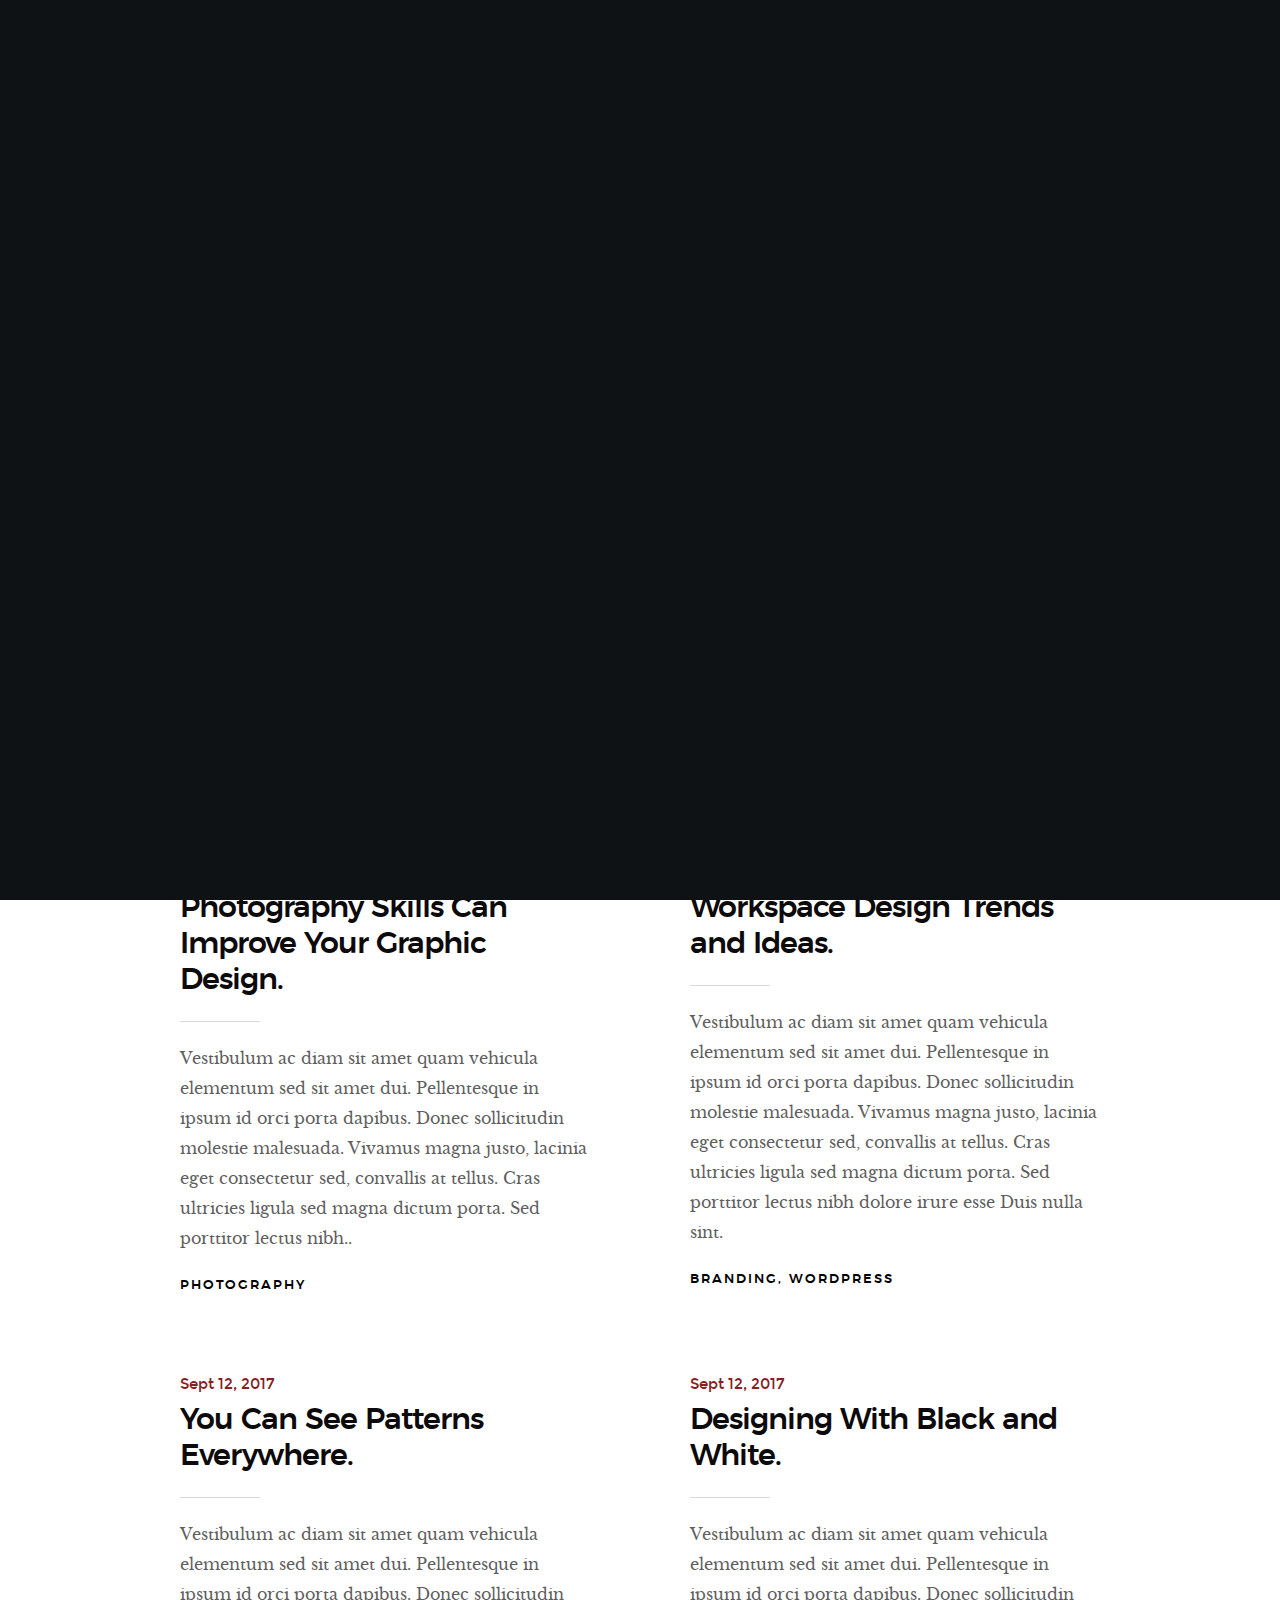
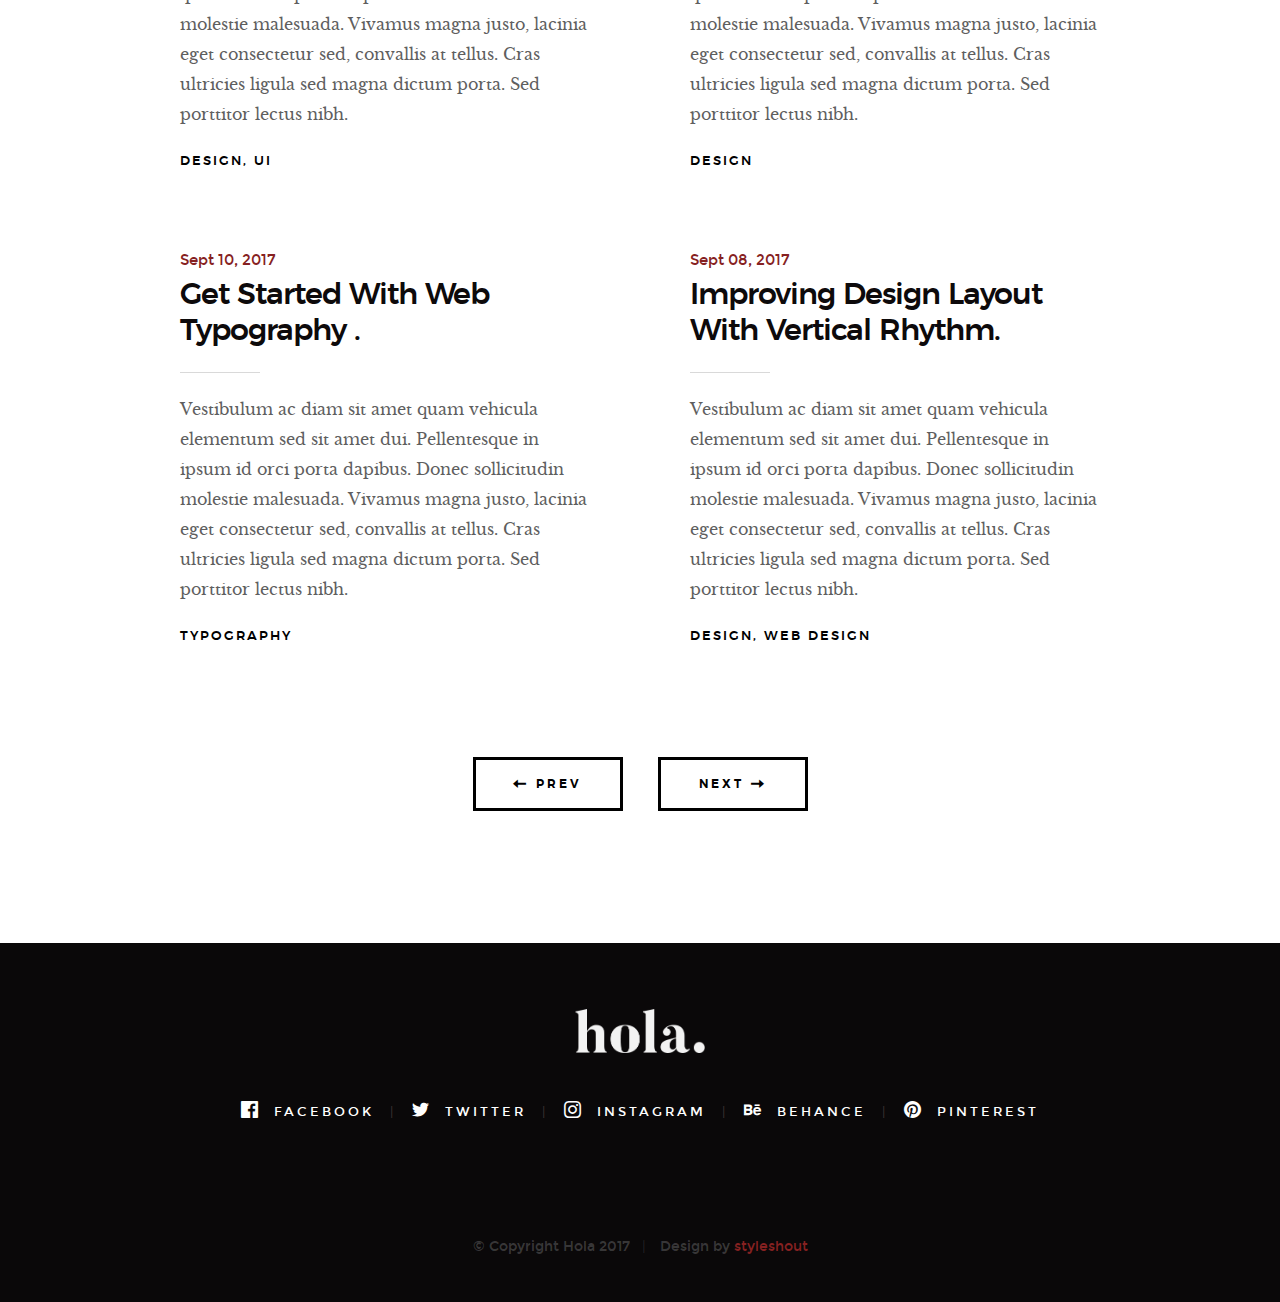
<file: blog.html>
<!DOCTYPE html>
<!--[if lt IE 9 ]><html class="no-js oldie" lang="en"> <![endif]-->
<!--[if IE 9 ]><html class="no-js oldie ie9" lang="en"> <![endif]-->
<!--[if (gte IE 9)|!(IE)]><!-->
<html class="no-js" lang="en">
<!--<![endif]-->

<head>

    <!--- basic page needs
    ================================================== -->
    <meta charset="utf-8">
    <title>Blog - Hola</title>
    <meta name="description" content="">
    <meta name="author" content="">

    <!-- mobile specific metas
    ================================================== -->
    <meta name="viewport" content="width=device-width, initial-scale=1">

    <!-- CSS
    ================================================== -->
    <link rel="stylesheet" href="css/base.css">
    <link rel="stylesheet" href="css/vendor.css">
    <link rel="stylesheet" href="css/main.css">

    <!-- script
    ================================================== -->
    <script src="js/modernizr.js"></script>
    <script src="js/pace.min.js"></script>

    <!-- favicons
    ================================================== -->
    <link rel="shortcut icon" href="favicon.ico" type="image/x-icon">
    <link rel="icon" href="favicon.ico" type="image/x-icon">

</head>


<body id="top">

    <!-- header
    ================================================== -->
    <header class="s-header">

        <div class="header-logo">
            <a class="site-logo" href="index.html"><img src="images/logo.png" alt="Homepage"></a>
        </div>

        <nav class="header-nav-wrap">
            <ul class="header-nav">
                <li><a href="index.html#home" title="home">Home</a></li>
                <li><a href="index.html#about" title="about">About</a></li>
                <li><a href="index.html#works" title="works">Works</a></li>
                <li class="current"><a href="blog.html" title="blog">Blog</a></li>
                <li><a href="index.html#contact" title="contact">Contact</a></li>	
            </ul>
        </nav>

        <a class="header-menu-toggle" href="#0"><span>Menu</span></a>

    </header> <!-- end s-header -->


    <!-- page header
    ================================================== -->
    <section class="page-header page-hero" style="background-image:url(images/blog/blog-bg-01.jpg)">

        <div class="row page-header__content">
            <article class="col-full">

                <div class="page-header__info">
                    <div class="page-header__cat">
                        <a href="#0">Branding</a><a href="#0">Design</a>
                    </div>
                    <div class="page-header__date">
                        Sept 16, 2017
                    </div>
                </div>
                
                <h1 class="page-header__title">
                    <a href="#0" title="">
                        The 10 Golden Rules of Clean Simple Design.
                    </a>
                </h1>
                <p>Pellentesque in ipsum id orci porta dapibus amet dui. Ad id deserunt ratione autem eius et minima ut et. Nihil sed quis velit aut enim aliquam. Quas non ad sint eveniet voluptatem est iure...</p>
                <p>
                    <a href="#0" class="btn btn--stroke page-header__btn">Read More</a>
                </p>
            </article>
        </div>

    </section> <!-- end page-header -->


    <!-- blog
    ================================================== -->
    <section class="blog-content-wrap">

        <div class="row blog-content">
            <div class="col-full">

                <div class="blog-list block-1-2 block-tab-full">

                    <article class="col-block">
                        
                        <div class="blog-date">
                            <a href="blog-single.html">Sept 15, 2017</a>
                        </div>  
                        
                        <h2 class="h01"><a href="blog-single.html">Photography Skills Can Improve Your Graphic Design.</a></h2>
                        <p>
                        Vestibulum ac diam sit amet quam vehicula elementum sed sit amet dui. Pellentesque in ipsum id orci porta dapibus. Donec sollicitudin molestie malesuada. Vivamus magna justo, lacinia eget consectetur sed, convallis at tellus. Cras ultricies ligula sed magna dictum porta. Sed porttitor lectus nibh..
                        </p>

                        <div class="blog-cat">
                            <a href="blog.html">Photography</a>
                        </div>

                    </article>

                    <article class="col-block">
                        
                        <div class="blog-date">
                            <a href="blog-single.html">Sept 14, 2017</a>
                        </div>

                        <h2 class="h01"><a href="blog-single.html">Workspace Design Trends and Ideas.</a></h2>
                        <p>
                        Vestibulum ac diam sit amet quam vehicula elementum sed sit amet dui. Pellentesque in ipsum id orci porta dapibus. Donec sollicitudin molestie malesuada. Vivamus magna justo, lacinia eget consectetur sed, convallis at tellus. Cras ultricies ligula sed magna dictum porta. Sed porttitor lectus nibh dolore irure esse Duis nulla sint.
                        </p>

                        <div class="blog-cat">
                            <a href="blog.html">Branding</a><a href="blog.html">Wordpress</a>
                        </div>
                    </article>

                    <article class="col-block">
                        
                        <div class="blog-date">
                            <a href="blog-single.html">Sept 12, 2017</a>
                        </div>    
                        <h2 class="h01"><a href="blog-single.html">You Can See Patterns Everywhere.</a></h2>
                        <p>
                        Vestibulum ac diam sit amet quam vehicula elementum sed sit amet dui. Pellentesque in ipsum id orci porta dapibus. Donec sollicitudin molestie malesuada. Vivamus magna justo, lacinia eget consectetur sed, convallis at tellus. Cras ultricies ligula sed magna dictum porta. Sed porttitor lectus nibh.
                        </p>

                        <div class="blog-cat">
                            <a href="blog.html">Design</a><a href="blog.html">UI</a>
                        </div>
                    </article>

                    <article class="col-block">
                        
                        <div class="blog-date">
                            <a href="blog-single.html">Sept 12, 2017</a>
                        </div>
                        <h2 class="h01"><a href="blog-single.html">Designing With Black and White.</a></h2>
                        <p>
                        Vestibulum ac diam sit amet quam vehicula elementum sed sit amet dui. Pellentesque in ipsum id orci porta dapibus. Donec sollicitudin molestie malesuada. Vivamus magna justo, lacinia eget consectetur sed, convallis at tellus. Cras ultricies ligula sed magna dictum porta. Sed porttitor lectus nibh.
                        </p>

                        <div class="blog-cat">
                            <a href="blog.html">Design</a>
                        </div>
                    </article>

                    <article class="col-block">
                        <div class="blog-date">
                            <a href="blog-single.html">Sept 10, 2017</a>
                        </div>
                        <h2 class="h01"><a href="blog-single.html">Get Started With Web Typography .</a></h2>
                        <p>
                        Vestibulum ac diam sit amet quam vehicula elementum sed sit amet dui. Pellentesque in ipsum id orci porta dapibus. Donec sollicitudin molestie malesuada. Vivamus magna justo, lacinia eget consectetur sed, convallis at tellus. Cras ultricies ligula sed magna dictum porta. Sed porttitor lectus nibh.
                        </p>

                        <div class="blog-cat">
                            <a href="blog.html">Typography</a>
                        </div>
                    </article>

                    <article class="col-block">
                        
                        <div class="blog-date">
                            <a href="blog-single.html">Sept 08, 2017</a>
                        </div>
                        <h2 class="h01"><a href="blog-single.html">Improving Design Layout With Vertical Rhythm.</a></h2>
                        <p>
                        Vestibulum ac diam sit amet quam vehicula elementum sed sit amet dui. Pellentesque in ipsum id orci porta dapibus. Donec sollicitudin molestie malesuada. Vivamus magna justo, lacinia eget consectetur sed, convallis at tellus. Cras ultricies ligula sed magna dictum porta. Sed porttitor lectus nibh.
                        </p>

                        <div class="blog-cat">
                            <a href="blog.html">Design</a><a href="#0">Web Design</a>
                        </div>
                    </article>

                </div> <!-- end blog-list -->

            </div> <!-- end col-full -->
        </div> <!-- end blog-content -->

        <div class="row blog-entries-nav">
            <div class="col-full">
                <a href="#0" class="btn btn--stroke">
                    <i class="im im-arrow-left"></i>
                    Prev
                </a>
                <a href="#0" class="btn btn--stroke">
                    Next
                    <i class="im im-arrow-right"></i>
                </a>
            </div>
        </div>

    </section> <!-- end blog-content-wrap -->


    <!-- footer
    ================================================== -->
    <footer>
        <div class="row">
            <div class="col-full">

                <div class="footer-logo">
                    <a class="footer-site-logo" href="#0"><img src="images/logo.png" alt="Homepage"></a>
                </div>

                <ul class="footer-social">
                    <li><a href="#0">
                        <i class="im im-facebook" aria-hidden="true"></i>
                        <span>Facebook</span>
                    </a></li>
                    <li><a href="#0">
                        <i class="im im-twitter" aria-hidden="true"></i>
                        <span>Twitter</span>
                    </a></li>
                    <li><a href="#0">
                        <i class="im im-instagram" aria-hidden="true"></i>
                        <span>Instagram</span>
                    </a></li>
                    <li><a href="#0">
                        <i class="im im-behance" aria-hidden="true"></i>
                        <span>Behance</span>
                    </a></li>
                    <li><a href="#0">
                        <i class="im im-pinterest" aria-hidden="true"></i>
                        <span>Pinterest</span>
                    </a></li>
                </ul>
                    
            </div>
        </div>

        <div class="row footer-bottom">

            <div class="col-twelve">
                <div class="copyright">
                    <span>© Copyright Hola 2017</span> 
                    <span>Design by <a href="https://www.styleshout.com/">styleshout</a></span>	
                </div>

                <div class="go-top">
                <a class="smoothscroll" title="Back to Top" href="#top"><i class="im im-arrow-up" aria-hidden="true"></i></a>
                </div>
            </div>

        </div> <!-- end footer-bottom -->

    </footer> <!-- end footer -->


    <div id="preloader"> 
        <div id="loader"></div>
    </div>


    <!-- Java Script
    ================================================== -->
    <script src="js/jquery-3.2.1.min.js"></script>
    <script src="js/plugins.js"></script>
    <script src="js/main.js"></script>

</body>

</html>
</file>
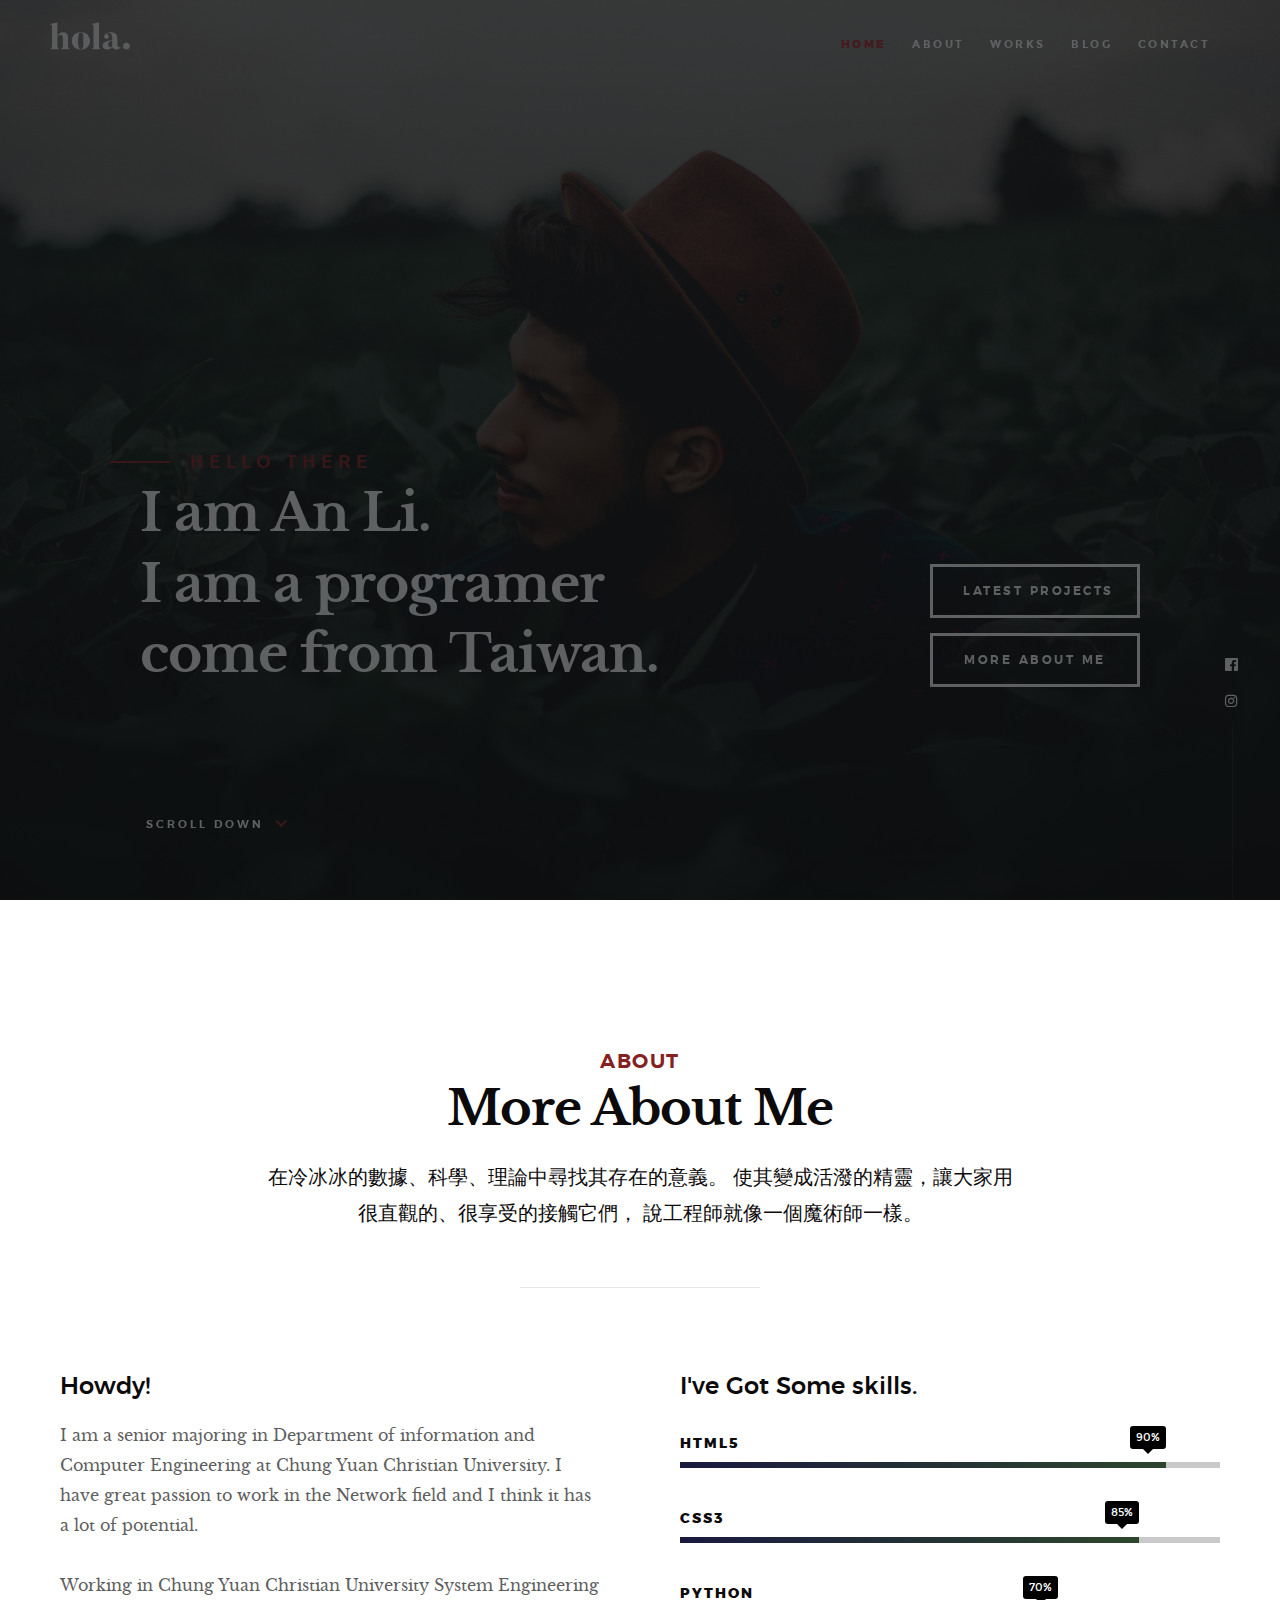
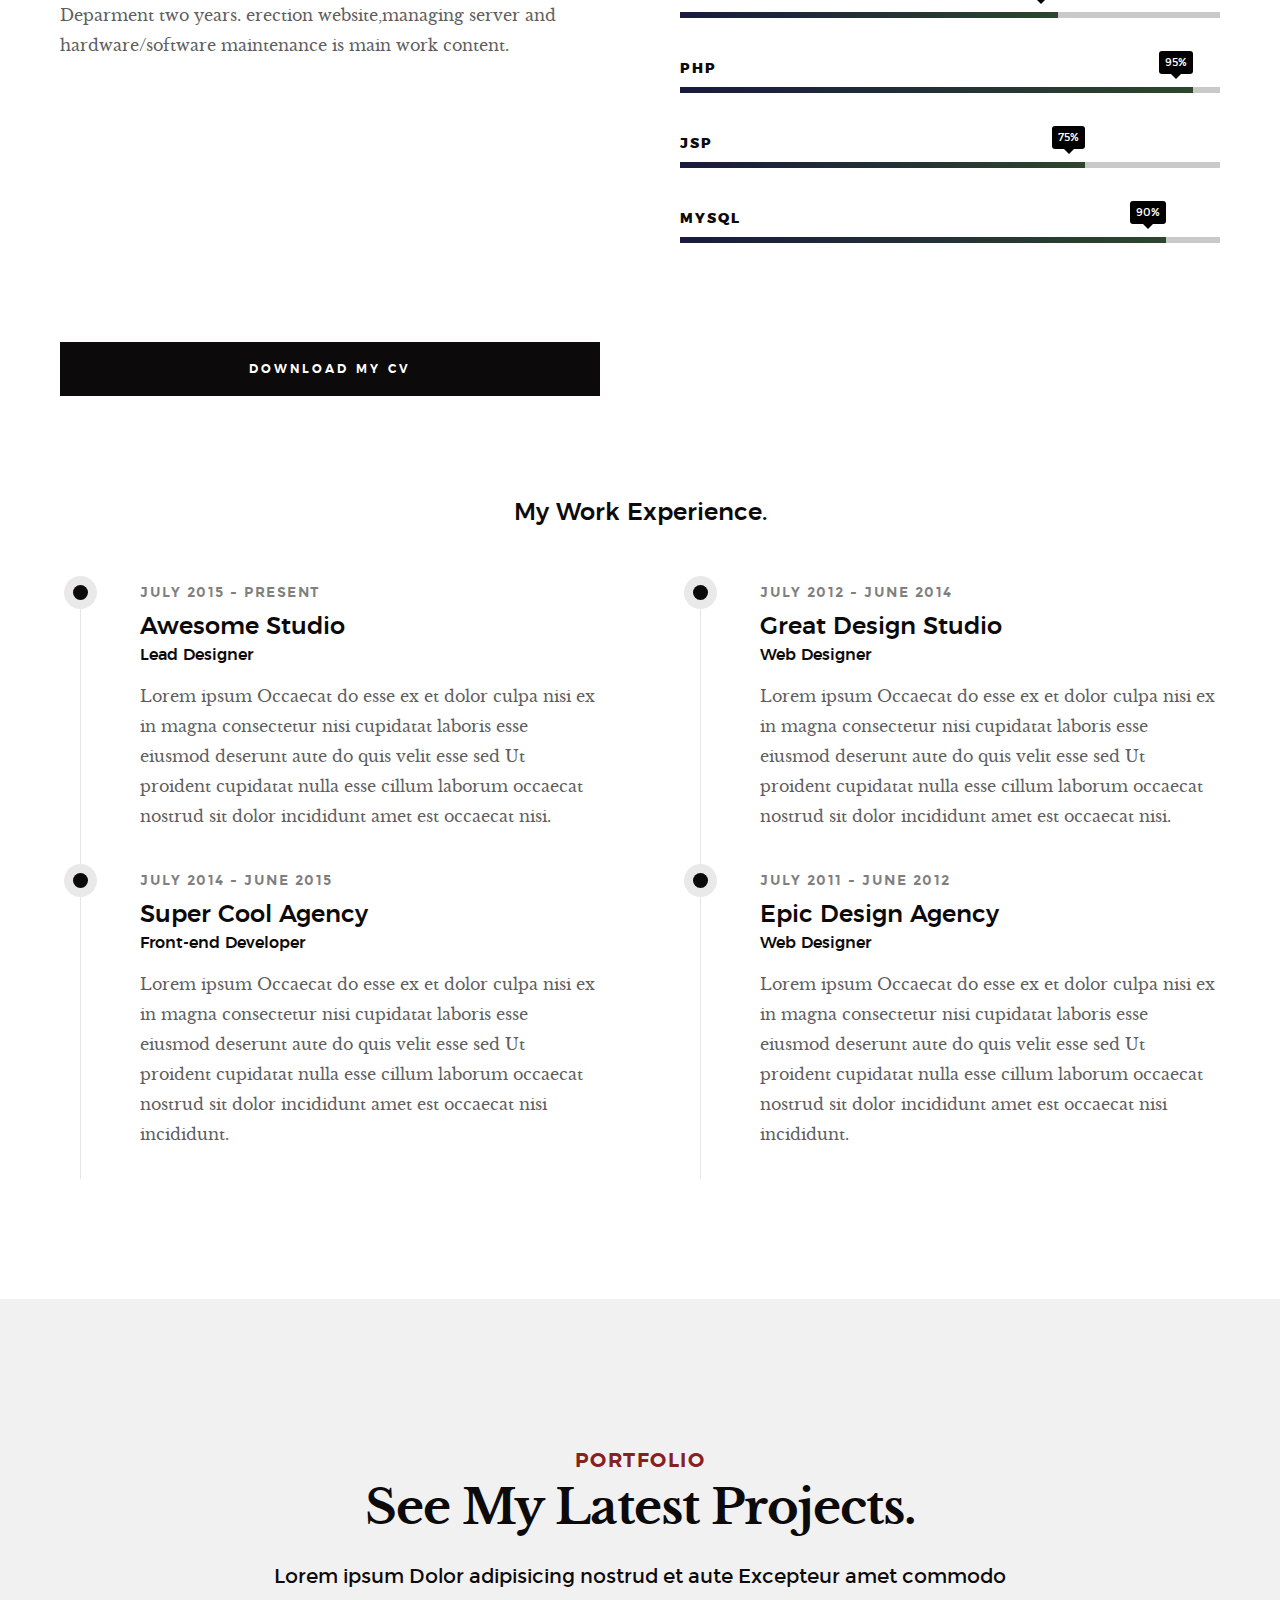
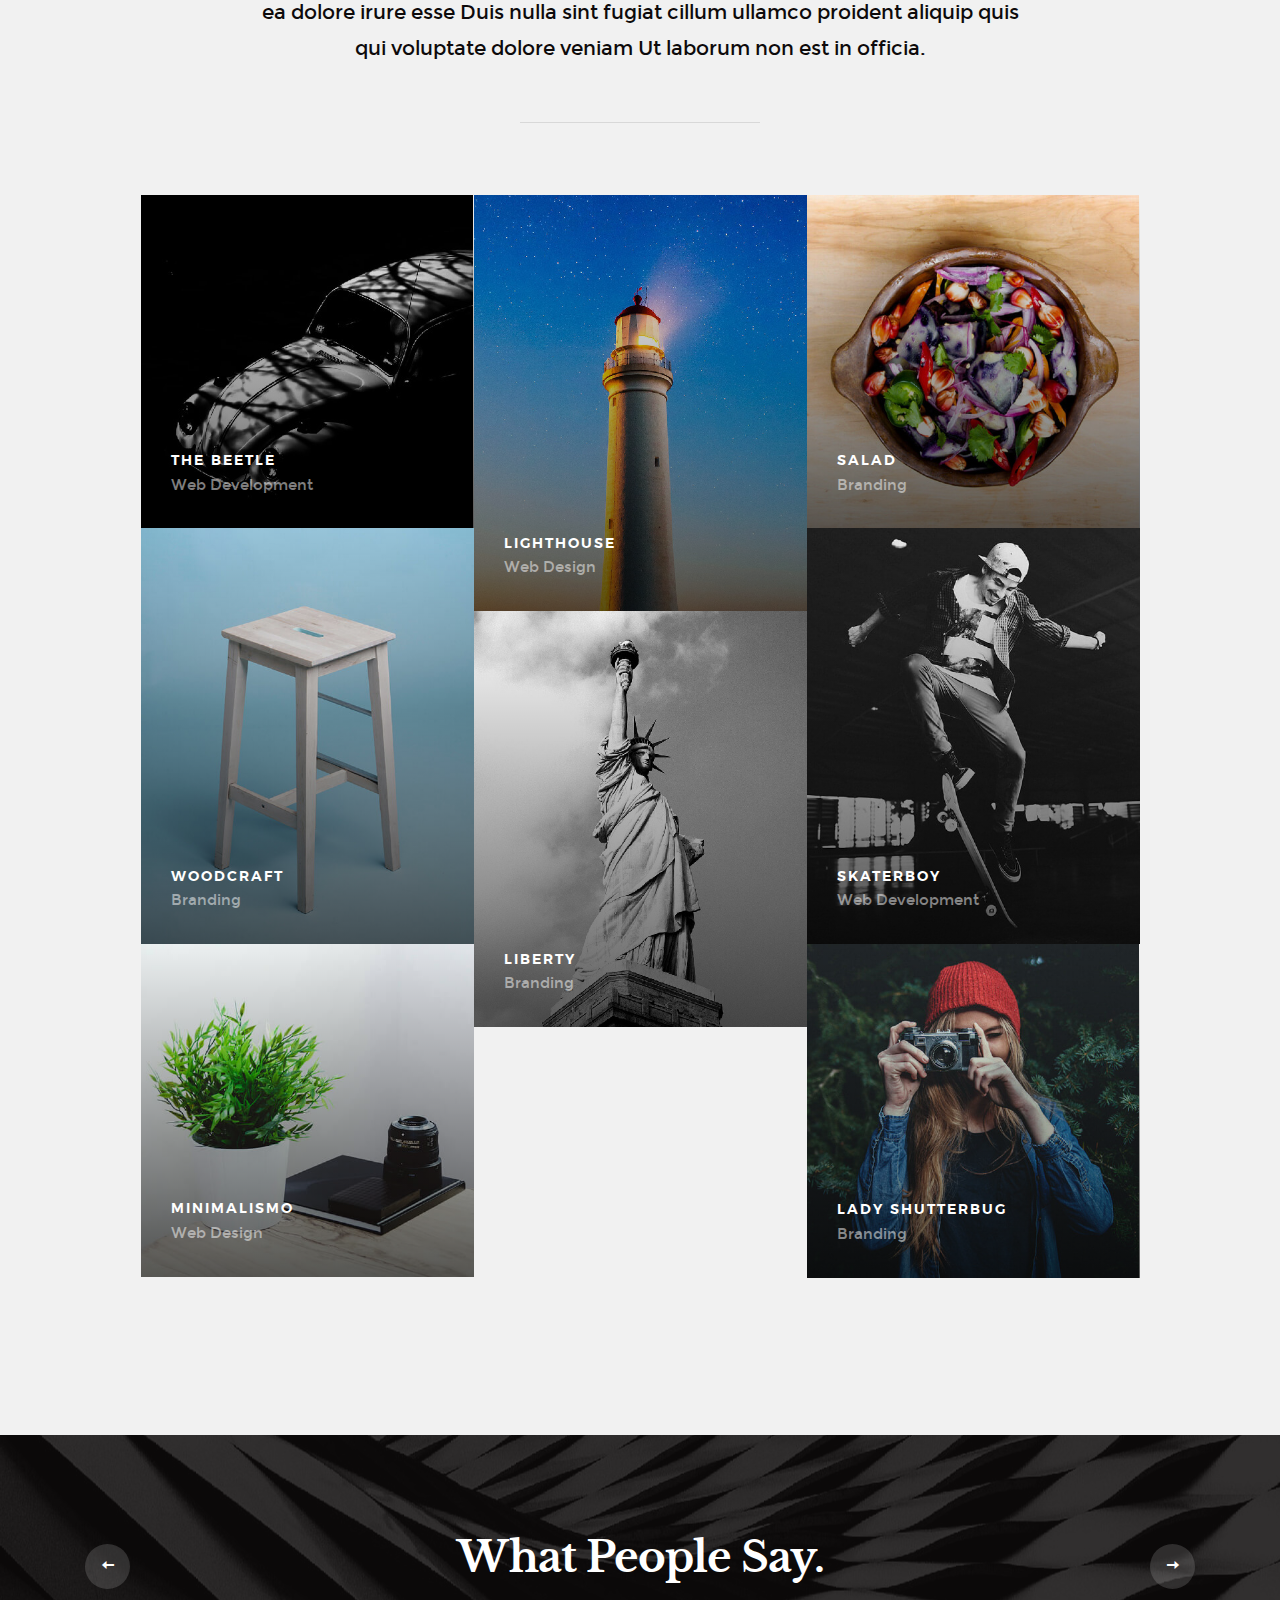
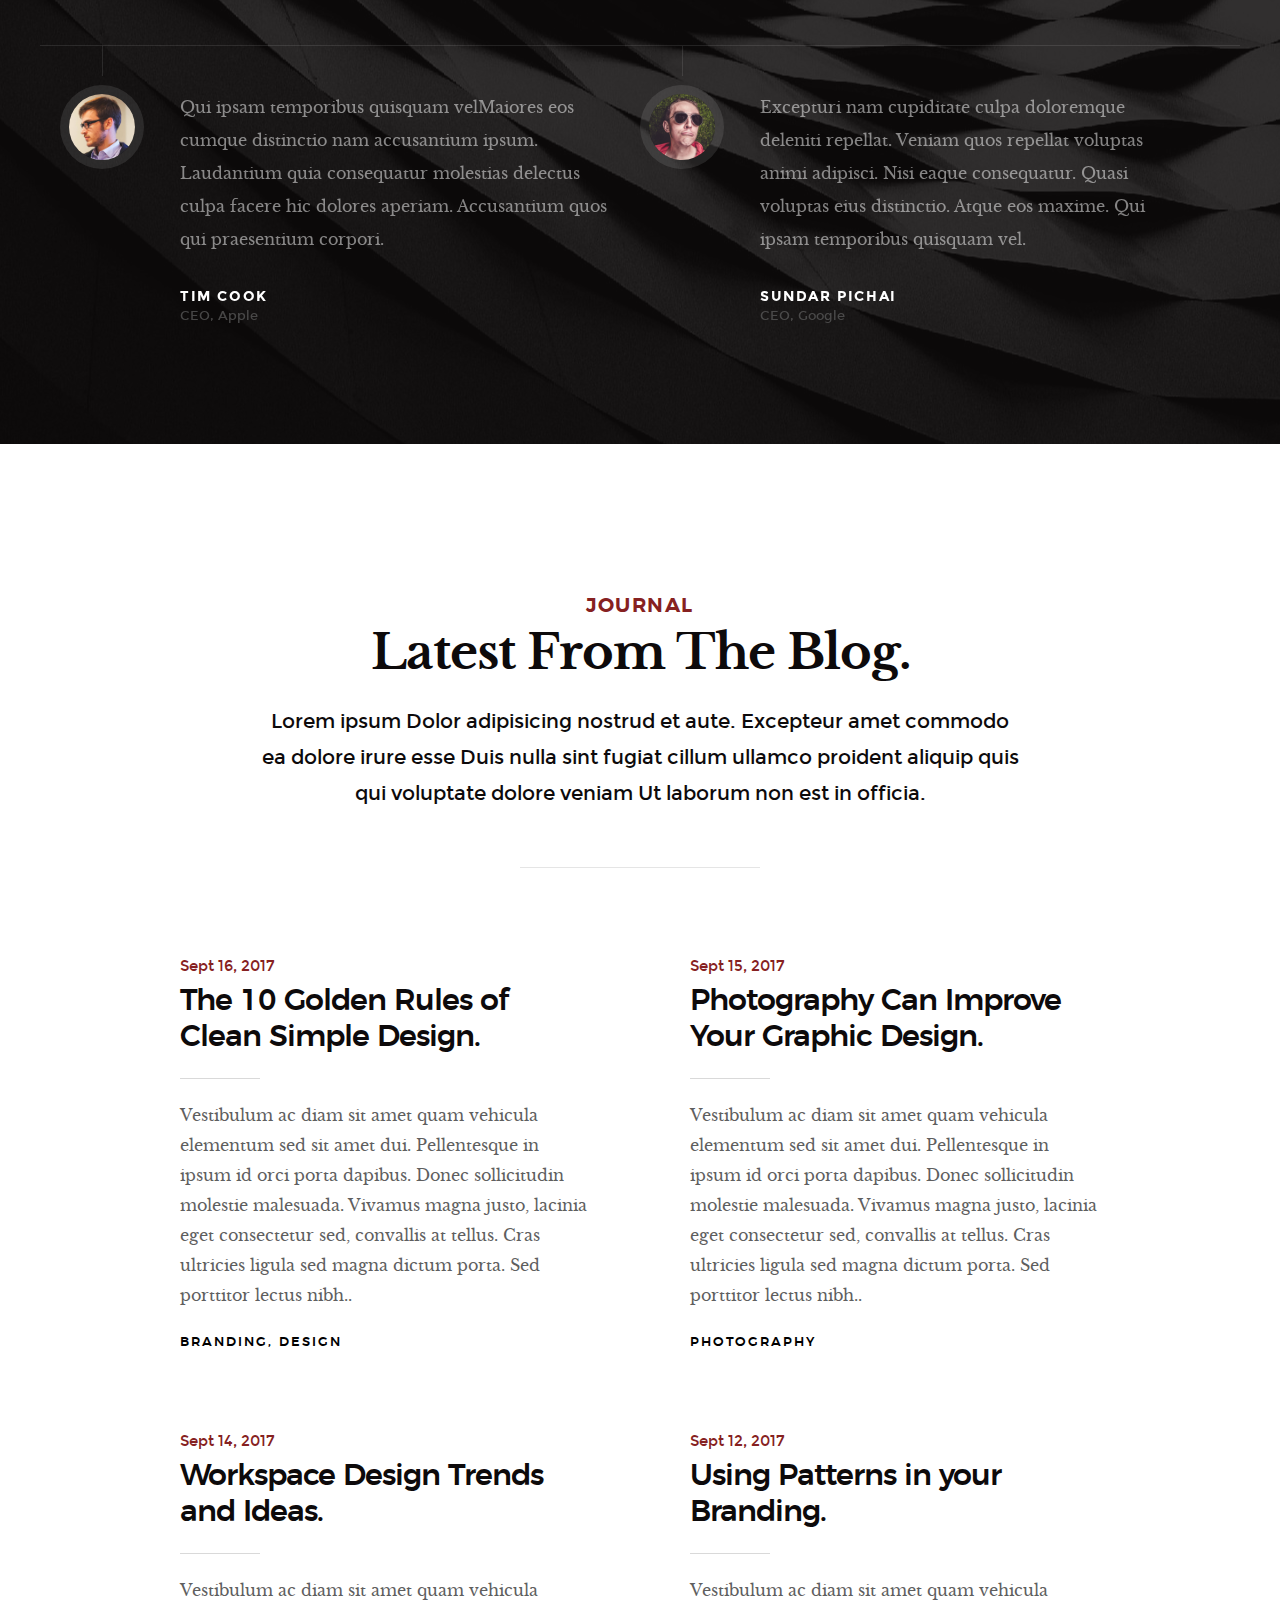
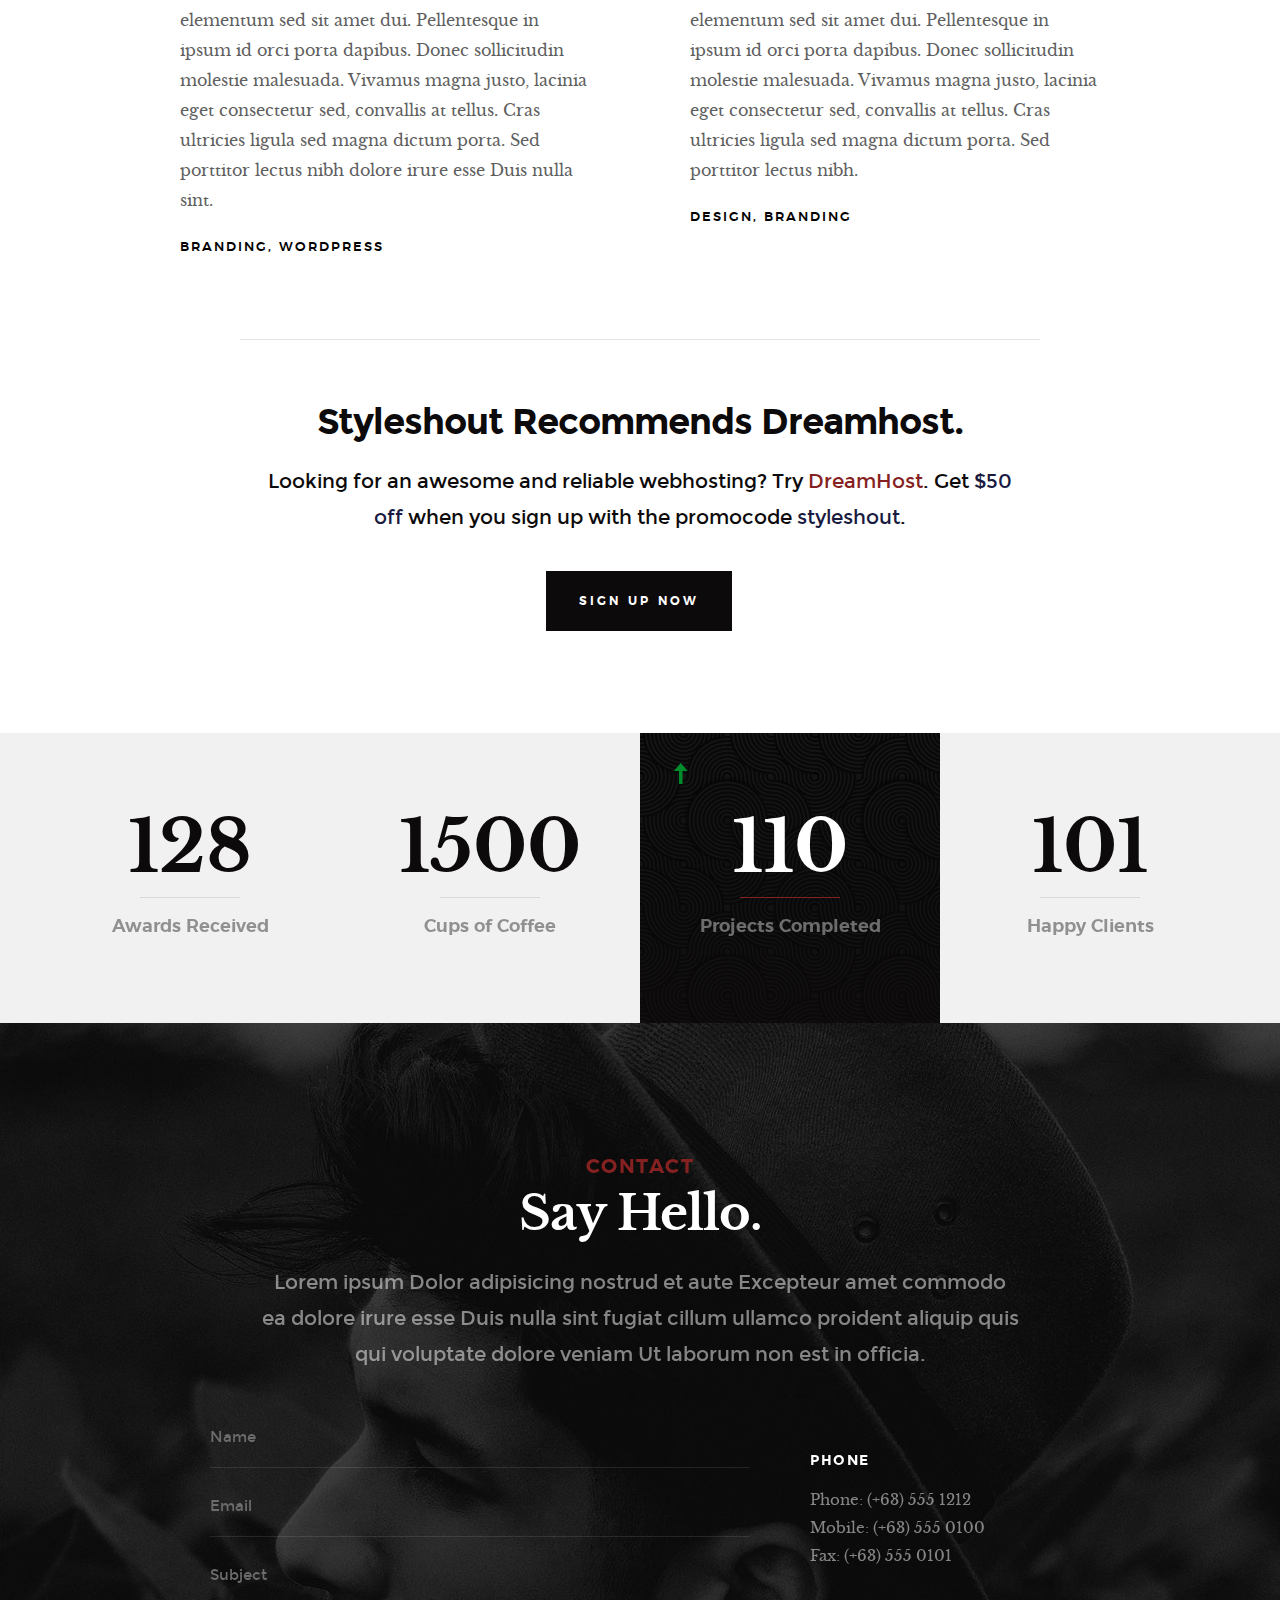
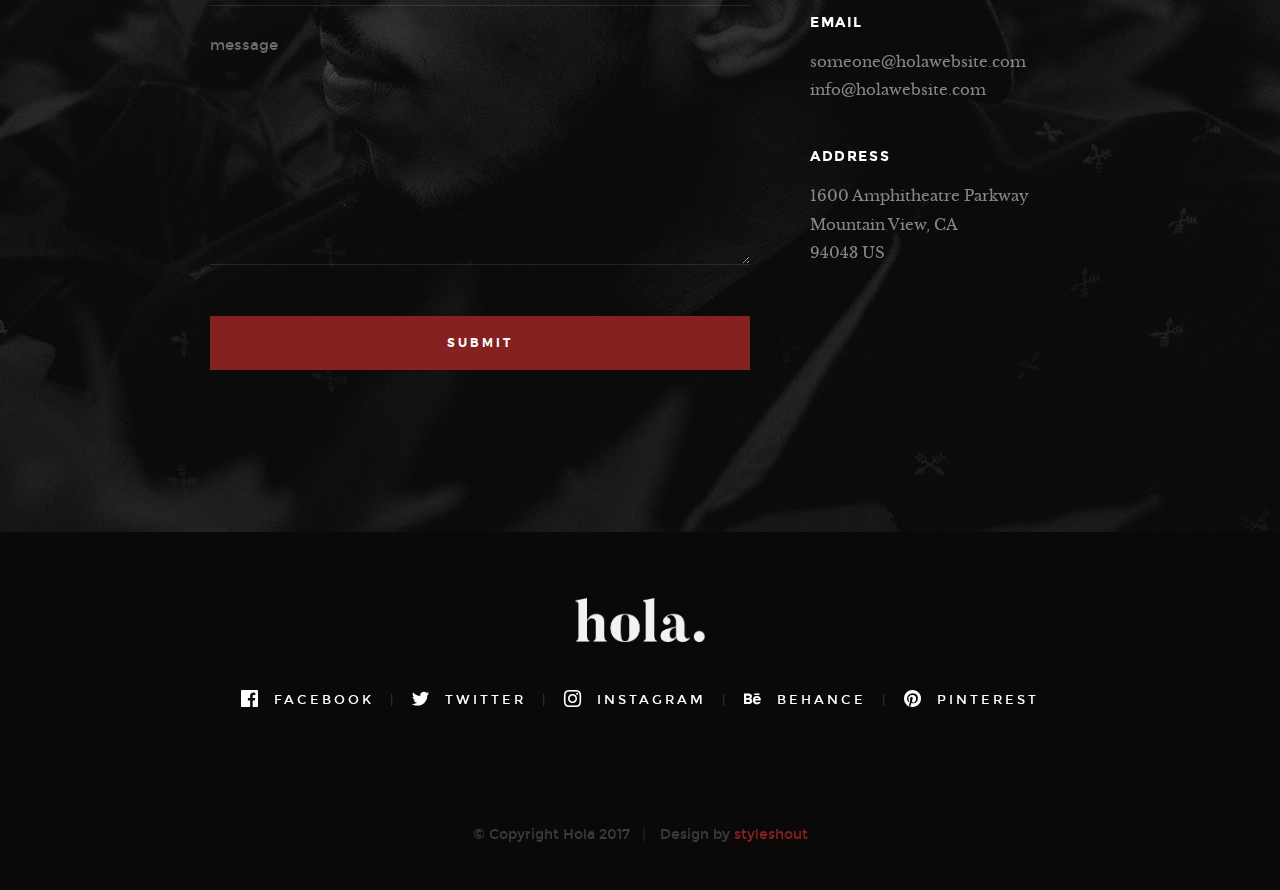
<file: index2.html>
<!DOCTYPE html>
<!--[if lt IE 9 ]><html class="no-js oldie" lang="en"> <![endif]-->
<!--[if IE 9 ]><html class="no-js oldie ie9" lang="en"> <![endif]-->
<!--[if (gte IE 9)|!(IE)]><!-->
<html class="no-js" lang="en">
<!--<![endif]-->

<head>
	<!-- Global site tag (gtag.js) - Google Analytics -->
	<script async src="https://www.googletagmanager.com/gtag/js?id=UA-116691132-3"></script>
	<script>
	  window.dataLayer = window.dataLayer || [];
	  function gtag(){dataLayer.push(arguments);}
	  gtag('js', new Date());

	  gtag('config', 'UA-116691132-3');
	</script>


	
    <!--- basic page needs
    ================================================== -->
    <meta charset="utf-8">
    <title>An Li</title>
    <meta name="description" content="">
    <meta name="author" content="">

    <!-- mobile specific metas
    ================================================== -->
    <meta name="viewport" content="width=device-width, initial-scale=1">

    <!-- CSS
    ================================================== -->
    <link rel="stylesheet" href="css/base.css">
    <link rel="stylesheet" href="css/vendor.css">
    <link rel="stylesheet" href="css/main.css">

    <!-- script
    ================================================== -->
    <script src="js/modernizr.js"></script>
    <script src="js/pace.min.js"></script>

    <!-- favicons
    ================================================== -->
    <link rel="shortcut icon" href="../images/favicon.ico" type="image/x-icon">
    <link rel="icon" href="../images/favicon.ico" type="image/x-icon">
	
</head>

<body id="top">

    <!-- header
    ================================================== -->
    <header class="s-header">

        <div class="header-logo">
            <a class="site-logo" href="index.html"><img src="images/logo.png" alt="Homepage"></a>
        </div>

        <nav class="header-nav-wrap">
            <ul class="header-nav">
                <li class="current"><a class="smoothscroll"  href="#home" title="home">Home</a></li>
                <li><a class="smoothscroll"  href="#about" title="about">About</a></li>
                <li><a class="smoothscroll"  href="#works" title="works">Works</a></li>
                <li><a class="smoothscroll"  href="#blog" title="blog">Blog</a></li>
                <li><a class="smoothscroll"  href="#contact" title="contact">Contact</a></li>
            </ul>
        </nav>

        <a class="header-menu-toggle" href="#0"><span>Menu</span></a>

    </header> <!-- end s-header -->


   <!-- home
   ================================================== -->
   <section id="home" class="s-home page-hero target-section" data-parallax="scroll" data-image-src="images/hero-bg.jpg" data-natural-width=3000 data-natural-height=2000 data-position-y=center>

        <div class="overlay"></div>
        <div class="shadow-overlay"></div>

        <div class="home-content">

            <div class="row home-content__main">

                <h3>Hello There</h3>

                <h1>
                    I am An Li. <br>
                    I am a programer <br>
                    come from Taiwan.
                </h1>

                <div class="home-content__buttons">
                    <a href="#works" class="smoothscroll btn btn--stroke">
                        Latest Projects
                    </a>
                    <a href="#about" class="smoothscroll btn btn--stroke">
                        More About Me
                    </a>
                </div>

                <div class="home-content__scroll">
                    <a href="#about" class="scroll-link smoothscroll">
                        <span>Scroll Down</span>
                    </a>
                </div>

            </div>

        </div> <!-- end home-content -->

        <ul class="home-social">
            <li>
                <a href="https://www.facebook.com/AngLeeTaiwan"><i class="im im-facebook" aria-hidden="true"></i><span>Facebook</span></a>
            </li>
			<!--
            <li>
                <a href="#"><i class="im im-twitter" aria-hidden="true"></i><span>Twiiter</span></a>
            </li>
			-->
            <li>
                <a href="#"><i class="im im-instagram" aria-hidden="true"></i><span>Instagram</span></a>
            </li>
			<!--
            <li>
                <a href="#"><i class="im im-behance" aria-hidden="true"></i><span>Behance</span></a>
            </li>
            <li>
                <a href="#"><i class="im im-pinterest" aria-hidden="true"></i><span>Pinterest</span></a>
            </li>
			-->
        </ul> 
        <!-- end home-social -->

    </section> <!-- end s-home -->


    <!-- about
    ================================================== -->
    <section id="about" class="s-about target-section">
        
        <div class="row narrow section-intro has-bottom-sep">
            <div class="col-full text-center">
                <h3>About</h3>
                <h1>More About Me</h1>
                <p class="lead" style="font-family:Microsoft JhengHei;" >
				在冷冰冰的數據、科學、理論中尋找其存在的意義。
				使其變成活潑的精靈，讓大家用很直觀的、很享受的接觸它們，
				說工程師就像一個魔術師一樣。</p>
            </div>
        </div>

        <div class="row about-content">

            <div class="col-six tab-full left">
                <h3>Howdy!</h3>

                <p>
				I am a senior majoring in Department of information and Computer Engineering at Chung Yuan Christian University.
				I have great passion to work in the Network field and I think it has a lot of potential.
				</p>

                <p>
                Working in Chung Yuan Christian University System Engineering Deparment two years.
				erection website,managing server and hardware/software maintenance is main work content.	
                </p>
            </div>

            <div class="col-six tab-full right">
                <h3>I've Got Some skills.</h3>

                <ul class="skill-bars">
                    <li>
                    <div class="progress percent90"><span>90%</span></div>
                    <strong>HTML5</strong>
                    </li>
                    <li>
                    <div class="progress percent85"><span>85%</span></div>
                    <strong>CSS3</strong>
                    </li>
                    <li>
                    <div class="progress percent70"><span>70%</span></div>
                    <strong>Python</strong>
                    </li>
                    <li>
                    <div class="progress percent95"><span>95%</span></div>
                    <strong>PHP</strong>
                    </li>
                    <li>
                    <div class="progress percent75"><span>75%</span></div>
                    <strong>JSP</strong>
                    </li>   
                    <li>
                    <div class="progress percent90"><span>90%</span></div>
                    <strong>MySQL</strong>
                    </li>   
                </ul>
            </div>

        </div> <!-- end about-content -->

        <div class="row about-content about-content--buttons">

            <div class="col-six tab-full left">
                <a href="cv/cv-two-colum.pdf" class="btn btn--primary full-width">Download My CV</a>
            </div>
			<!--
            <div class="col-six tab-full right">
                <a href="#0" class="btn full-width">Hire Me Now</a>
            </div>
			-->
        </div> <!-- end about-content buttons -->

        <div class="row about-content about-content--timeline">

            <div class="col-full text-center">
                <h3>My Work Experience.</h3>
            </div>

            <div class="col-six tab-full left">
                <div class="timeline">

                    <div class="timeline__block">
                        <div class="timeline__bullet"></div>
                        <div class="timeline__header">
                            <p class="timeline__timeframe">July 2015 - Present</p>
                            <h3>Awesome Studio</h3>
                            <h5>Lead Designer</h5>
                        </div>
                        <div class="timeline__desc">
                            <p>Lorem ipsum Occaecat do esse ex et dolor culpa nisi ex in magna consectetur nisi cupidatat laboris esse eiusmod deserunt aute do quis velit esse sed Ut proident cupidatat nulla esse cillum laborum occaecat nostrud sit dolor incididunt amet est occaecat nisi.</p>
                        </div>
                    </div> <!-- end timeline__block -->

                    <div class="timeline__block">
                        <div class="timeline__bullet"></div>
                        <div class="timeline__header">
                            <p class="timeline__timeframe">July 2014 - June 2015</p>
                            <h3>Super Cool Agency</h3>
                            <h5>Front-end Developer</h5>
                        </div>
                        <div class="timeline__desc">	
                            <p>Lorem ipsum Occaecat do esse ex et dolor culpa nisi ex in magna consectetur nisi cupidatat laboris esse eiusmod deserunt aute do quis velit esse sed Ut proident cupidatat nulla esse cillum laborum occaecat nostrud sit dolor incididunt amet est occaecat nisi incididunt.</p>
                        </div>
                    </div> <!-- end timeline__block -->

                </div> <!-- end timeline -->
            </div> <!-- end left -->

            <div class="col-six tab-full right">
                <div class="timeline">

                    <div class="timeline__block">
                        <div class="timeline__bullet"></div>
                        <div class="timeline__header">
                            <p class="timeline__timeframe">July 2012 - June 2014</p>
                            <h3>Great Design Studio</h3>
                            <h5>Web Designer</h5>
                        </div>
                        <div class="timeline__desc">
                            <p>Lorem ipsum Occaecat do esse ex et dolor culpa nisi ex in magna consectetur nisi cupidatat laboris esse eiusmod deserunt aute do quis velit esse sed Ut proident cupidatat nulla esse cillum laborum occaecat nostrud sit dolor incididunt amet est occaecat nisi.</p>
                        </div>
                    </div> <!-- end timeline__block -->

                    <div class="timeline__block">
                        <div class="timeline__bullet"></div>
                        <div class="timeline__header">
                            <p class="timeline__timeframe">July 2011 - June 2012</p>
                            <h3>Epic Design Agency</h3>
                            <h5>Web Designer</h5>
                        </div>
                        <div class="timeline__desc">
                            <p>Lorem ipsum Occaecat do esse ex et dolor culpa nisi ex in magna consectetur nisi cupidatat laboris esse eiusmod deserunt aute do quis velit esse sed Ut proident cupidatat nulla esse cillum laborum occaecat nostrud sit dolor incididunt amet est occaecat nisi incididunt.</p>
                        </div>
                    </div> <!-- end timeline__block -->

                </div> <!-- end timeline -->
            </div> <!-- end right -->

        </div> <!-- end about-content timeline -->

    </section> <!-- end about -->
    

    <!-- works
    ================================================== -->
    <section id="works" class="s-works target-section">

        <div class="row narrow section-intro has-bottom-sep">
            <div class="col-full">
                <h3>Portfolio</h3>
                <h1>See My Latest Projects.</h1>
                
                <p class="lead">Lorem ipsum Dolor adipisicing nostrud et aute Excepteur amet commodo ea dolore irure esse Duis nulla sint fugiat cillum ullamco proident aliquip quis qui voluptate dolore veniam Ut laborum non est in officia.</p>
            </div>
        </div>

        <div class="row masonry-wrap">
            <div class="masonry">

                <div class="masonry__brick">
                    <div class="item-folio">

                        <div class="item-folio__thumb">
                            <a href="images/portfolio/gallery/g-beetle.jpg" class="thumb-link" title="The Beetle Car" data-size="1050x700">
                                <img src="images/portfolio/beetle.jpg" 
                                     srcset="images/portfolio/beetle.jpg 1x, images/portfolio/beetle@2x.jpg 2x" alt="">
                                <span class="shadow-overlay"></span>
                            </a>
                        </div>

                        <div class="item-folio__text">
                            <h3 class="item-folio__title">
                                The Beetle
                            </h3>
                            <p class="item-folio__cat">
                                Web Development
                            </p>
                        </div>

                        <a href="https://www.behance.net/" class="item-folio__project-link" title="Project link">
                            <i class="im im-link"></i>
                        </a>

                        <div class="item-folio__caption">
                            <p>Vero molestiae sed aut natus excepturi. Et tempora numquam. Temporibus iusto quo.Unde dolorem corrupti neque nisi.</p>
                        </div>

                    </div> <!-- end item-folio -->
                </div> <!-- end masonry__brick -->

                <div class="masonry__brick">
                    <div class="item-folio">

                        <div class="item-folio__thumb">
                            <a href="images/portfolio/gallery/g-lighthouse.jpg" class="thumb-link" title="Lighthouse" data-size="1050x700">
                                <img src="images/portfolio/lighthouse.jpg" 
                                     srcset="images/portfolio/lighthouse.jpg 1x, images/portfolio/lighthouse@2x.jpg 2x" alt="">
                                <span class="shadow-overlay"></span>
                            </a>
                        </div>

                        <div class="item-folio__text">
                            <h3 class="item-folio__title">
                                Lighthouse
                            </h3>
                            <p class="item-folio__cat">
                                Web Design
                            </p>
                        </div>

                        <a href="https://www.behance.net/" class="item-folio__project-link" title="Project link">
                            <i class="im im-link"></i>
                        </a>

                        <div class="item-folio__caption">
                            <p>Vero molestiae sed aut natus excepturi. Et tempora numquam. Temporibus iusto quo.Unde dolorem corrupti neque nisi.</p>
                        </div>

                    </div> <!-- end item-folio -->
                </div> <!-- end masonry__brick -->

                <div class="masonry__brick">
                    <div class="item-folio">

                        <div class="item-folio__thumb">
                            <a href="images/portfolio/gallery/g-salad.jpg" class="thumb-link" data-size="1050x700">
                                <img src="images/portfolio/salad.jpg" 
                                     srcset="images/portfolio/salad.jpg 1x, images/portfolio/salad@2x.jpg 2x" alt="">
                                <span class="shadow-overlay"></span>
                            </a>
                        </div>

                        <div class="item-folio__text">
                            <h3 class="item-folio__title">
                                Salad
                            </h3>
                            <p class="item-folio__cat">
                                Branding
                            </p>
                        </div>

                        <a href="https://www.behance.net/" class="item-folio__project-link" title="Project link">
                            <i class="im im-link"></i>
                        </a>

                        <span class="item-folio__caption">
                            <p>Vero molestiae sed aut natus excepturi. Et tempora numquam. Temporibus iusto quo.Unde dolorem corrupti neque nisi.</p>
                        </span>

                    </div> <!-- end item-folio -->
                </div> <!-- end masonry__brick -->

                <div class="masonry__brick">
                    <div class="item-folio">

                        <div class="item-folio__thumb">
                            <a href="images/portfolio/gallery/g-woodcraft.jpg" class="thumb-link" data-size="1050x700">
                                <img src="images/portfolio/woodcraft.jpg"
                                     srcset="images/portfolio/woodcraft.jpg 1x, images/portfolio/woodcraft@2x.jpg 2x" alt="">
                                <span class="shadow-overlay"></span>
                            </a>
                        </div>

                        <div class="item-folio__text">
                            <h3 class="item-folio__title">
                                Woodcraft
                            </h3>
                            <p class="item-folio__cat">
                                Branding
                            </p>
                        </div>

                        <a href="https://www.behance.net/" class="item-folio__project-link" title="Project link">
                            <i class="im im-link"></i>
                        </a>

                        <span class="item-folio__caption">
                            <p>Vero molestiae sed aut natus excepturi. Et tempora numquam. Temporibus iusto quo.Unde dolorem corrupti neque nisi.</p>
                        </span>

                    </div> <!-- end item-folio -->
                </div> <!-- end masonry__brick -->

                <div class="masonry__brick">
                    <div class="item-folio">

                        <div class="item-folio__thumb">
                            <a href="images/portfolio/gallery/g-skaterboy.jpg" class="thumb-link" data-size="1050x700">
                                <img src="images/portfolio/skaterboy.jpg"
                                     srcset="images/portfolio/skaterboy.jpg 1x, images/portfolio/skaterboy@2x.jpg 2x" alt="">
                                <span class="shadow-overlay"></span>
                            </a>
                        </div>

                        <div class="item-folio__text">
                            <h3 class="item-folio__title">
                                Skaterboy
                            </h3>
                            <p class="item-folio__cat">
                                Web Development
                            </p>
                        </div>

                        <a href="https://www.behance.net/" class="item-folio__project-link" title="Project link">
                            <i class="im im-link"></i>
                        </a>

                        <span class="item-folio__caption">
                            <p>Vero molestiae sed aut natus excepturi. Et tempora numquam. Temporibus iusto quo.Unde dolorem corrupti neque nisi.</p>
                        </span>

                    </div> <!-- end item-folio -->
                </div> <!-- end masonry__brick -->

                <div class="masonry__brick">
                    <div class="item-folio">

                        <div class="item-folio__thumb">
                            <a href="images/portfolio/gallery/g-liberty.jpg" class="thumb-link" data-size="1050x700">
                                <img src="images/portfolio/liberty.jpg"
                                     srcset="images/portfolio/liberty.jpg 1x, images/portfolio/liberty@2x.jpg 2x" alt="">
                                <span class="shadow-overlay"></span>
                            </a>
                        </div>

                        <div class="item-folio__text">
                            <h3 class="item-folio__title">
                                Liberty
                            </h3>
                            <p class="item-folio__cat">
                                Branding
                            </p>
                        </div>

                        <a href="https://www.behance.net/" class="item-folio__project-link" title="Project link">
                            <i class="im im-link"></i>
                        </a>

                        <span class="item-folio__caption">
                            <p>Vero molestiae sed aut natus excepturi. Et tempora numquam. Temporibus iusto quo.Unde dolorem corrupti neque nisi.</p>
                        </span>

                    </div> <!-- end item-folio -->
                </div> <!-- end masonry__brick -->

                <div class="masonry__brick">
                    <div class="item-folio">

                        <div class="item-folio__thumb">
                            <a href="images/portfolio/gallery/g-minimalismo.jpg" class="thumb-link" data-size="1050x700">
                                <img src="images/portfolio/minimalismo.jpg"
                                     srcset="images/portfolio/minimalismo.jpg 1x, images/portfolio/minimalismo@2x.jpg 2x" alt="">
                                <span class="shadow-overlay"></span>
                            </a>
                        </div>

                        <div class="item-folio__text">
                            <h3 class="item-folio__title">
                                Minimalismo
                            </h3>
                            <p class="item-folio__cat">
                                Web Design
                            </p>
                        </div>

                        <a href="https://www.behance.net/" class="item-folio__project-link" title="Project link">
                            <i class="im im-link"></i>
                        </a>

                        <span class="item-folio__caption">
                            <p>Vero molestiae sed aut natus excepturi. Et tempora numquam. Temporibus iusto quo.Unde dolorem corrupti neque nisi.</p>
                        </span>

                    </div> <!-- end item-folio -->
                </div> <!-- end masonry__brick -->

                <div class="masonry__brick">
                    <div class="item-folio">

                        <div class="item-folio__thumb">
                            <a href="images/portfolio/gallery/g-shutterbug.jpg" class="thumb-link" data-size="1050x700">
                                <img src="images/portfolio/shutterbug.jpg"
                                     srcset="images/portfolio/shutterbug.jpg 1x, images/portfolio/shutterbug@2x.jpg 2x" alt="">
                                <span class="shadow-overlay"></span>
                            </a>
                        </div>

                        <div class="item-folio__text">
                            <h3 class="item-folio__title">
                                Lady Shutterbug
                            </h3>
                            <p class="item-folio__cat">
                                Branding
                            </p>
                        </div>

                        <a href="https://www.behance.net/" class="item-folio__project-link" title="Project link">
                            <i class="im im-link"></i>
                        </a>

                        <span class="item-folio__caption">
                            <p>Vero molestiae sed aut natus excepturi. Et tempora numquam. Temporibus iusto quo.Unde dolorem corrupti neque nisi.</p>
                        </span>

                    </div> <!-- end item-folio -->
                </div> <!-- end masonry__brick -->

            </div>
        </div> <!-- end masonry -->

    </section> <!-- end works -->



    <!-- testimonials
    ================================================== -->
    <div class="s-testimonials">

        <div class="overlay"></div>

        <div class="row testimonials-header">
            <div class="col-full">
                <h1 class="h02">What People Say.</h1>
            </div>
        </div>

        <div class="row testimonials">

            <div class="col-full testimonials__slider">

                <div class="testimonials__slide">
                    <img src="images/avatars/user-01.jpg" alt="Author image" class="testimonials__avatar">
                    <p>Qui ipsam temporibus quisquam velMaiores eos cumque distinctio nam accusantium ipsum. 
                    Laudantium quia consequatur molestias delectus culpa facere hic dolores aperiam. Accusantium quos qui praesentium corpori.</p>
                    <div class="testimonials__author h06">
                        Tim Cook
                        <span>CEO, Apple</span>
                    </div>
                </div>

                <div class="testimonials__slide">
                    <img src="images/avatars/user-05.jpg" alt="Author image" class="testimonials__avatar">
                    <p>Excepturi nam cupiditate culpa doloremque deleniti repellat. Veniam quos repellat voluptas animi adipisci.
                    Nisi eaque consequatur. Quasi voluptas eius distinctio. Atque eos maxime. Qui ipsam temporibus quisquam vel.</p>
                    <div class="testimonials__author h06">
                        Sundar Pichai
                        <span>CEO, Google</span>
                    </div>
                </div>

                <div class="testimonials__slide">
                    <img src="images/avatars/user-02.jpg" alt="Author image" class="testimonials__avatar">
                    <p>Repellat dignissimos libero. Qui sed at corrupti expedita voluptas odit. Nihil ea quia nesciunt. Ducimus aut sed ipsam.  
                    Autem eaque officia cum exercitationem sunt voluptatum accusamus. Quasi voluptas eius distinctio.</p>
                    <div class="testimonials__author h06">
                        Satya Nadella
                        <span>CEO, Microsoft</span>
                    </div>
                </div>
                
            </div> <!-- end testimonials__slider -->

        </div> <!-- end testimonials -->

    </div> <!-- end s-testimonials -->


    <!-- blog
    ================================================== -->
    <section id="blog" class="s-blog target-section">

        <div class="row narrow section-intro has-bottom-sep">
            <div class="col-full">
                <h3>Journal</h3>
                <h1>Latest From The Blog.</h1>
                <p class="lead">Lorem ipsum Dolor adipisicing nostrud et aute. 
                Excepteur amet commodo ea dolore irure esse Duis nulla sint fugiat cillum 
                ullamco proident aliquip quis qui voluptate dolore veniam Ut laborum non est in officia.</p>
            </div>
        </div>

        <div class="row blog-content">
            <div class="col-full">

                <div class="blog-list block-1-2 block-tab-full">
                    <article class="col-block">
                                
                        <div class="blog-date">
                            <a href="blog-single.html">Sept 16, 2017</a>
                        </div>  
                        
                        <h2 class="h01"><a href="blog-single.html">The 10 Golden Rules of Clean Simple Design.</a></h2>
                        <p>
                        Vestibulum ac diam sit amet quam vehicula elementum sed sit amet dui. Pellentesque in ipsum id orci porta dapibus. Donec sollicitudin molestie malesuada. Vivamus magna justo, lacinia eget consectetur sed, convallis at tellus. Cras ultricies ligula sed magna dictum porta. Sed porttitor lectus nibh..
                        </p>

                        <div class="blog-cat">
                                <a href="blog.html">Branding</a><a href="blog.html">Design</a>
                        </div>

                        
                    </article>
                    <article class="col-block">
                                
                        <div class="blog-date">
                            <a href="blog-single.html">Sept 15, 2017</a>
                        </div>  
                        
                        <h2 class="h01"><a href="blog-single.html">Photography Can Improve Your Graphic Design.</a></h2>
                        <p>
                        Vestibulum ac diam sit amet quam vehicula elementum sed sit amet dui. Pellentesque in ipsum id orci porta dapibus. Donec sollicitudin molestie malesuada. Vivamus magna justo, lacinia eget consectetur sed, convallis at tellus. Cras ultricies ligula sed magna dictum porta. Sed porttitor lectus nibh..
                        </p>

                        <div class="blog-cat">
                            <a href="blog.html">Photography</a>
                        </div>

                        
                    </article>
                    <article class="col-block">
                        
                        <div class="blog-date">
                            <a href="blog-single.html">Sept 14, 2017</a>
                        </div>

                        <h2 class="h01"><a href="blog-single.html">Workspace Design Trends and Ideas.</a></h2>
                        <p>
                        Vestibulum ac diam sit amet quam vehicula elementum sed sit amet dui. Pellentesque in ipsum id orci porta dapibus. Donec sollicitudin molestie malesuada. Vivamus magna justo, lacinia eget consectetur sed, convallis at tellus. Cras ultricies ligula sed magna dictum porta. Sed porttitor lectus nibh dolore irure esse Duis nulla sint.
                        </p>

                        <div class="blog-cat">
                            <a href="blog.html">Branding</a><a href="blog.html">Wordpress</a>
                        </div>
                    </article>
                    <article class="col-block">
                        
                        <div class="blog-date">
                            <a href="blog-single.html">Sept 12, 2017</a>
                        </div>    
                        <h2 class="h01"><a href="blog-single.html">Using Patterns in your Branding.</a></h2>
                        <p>
                        Vestibulum ac diam sit amet quam vehicula elementum sed sit amet dui. Pellentesque in ipsum id orci porta dapibus. Donec sollicitudin molestie malesuada. Vivamus magna justo, lacinia eget consectetur sed, convallis at tellus. Cras ultricies ligula sed magna dictum porta. Sed porttitor lectus nibh.
                        </p>

                        <div class="blog-cat">
                            <a href="blog.html">Design</a><a href="blog.html">Branding</a>
                        </div>
                    </article>
                </div> <!-- end blog-list -->

            </div> <!-- end col-full -->
        </div> <!-- end blog-content -->

    </section> <!-- end s-blog -->


    <!-- s-cta
    ================================================== -->
    <section class="s-cta">
        
        <div class="row narrow cta">

            <div class="col-full cta__content">

                <h2 class="h01"><a href="http://www.dreamhost.com/r.cgi?287326|STYLESHOUT">Styleshout Recommends Dreamhost.</a></h2>

                <p class="lead">
                Looking for an awesome and reliable webhosting? Try <a href="http://www.dreamhost.com/r.cgi?287326|STYLESHOUT">DreamHost</a>.
                Get <span>$50 off</span> when you sign up with the promocode <span>styleshout</span>.
                </p>

                <div class="cta__action">
                    <a class="btn btn--primary btn--large" href="http://www.dreamhost.com/r.cgi?287326|STYLESHOUT">Sign Up Now</a>
                </div>	

            </div>

        </div> <!-- end cta -->
        
    </section>


    <!-- s-stats
    ================================================== -->
    <section id="stats" class="s-stats">
        <div class="row block-1-4 block-tab-1-2 block-mob-full stats">

            <div class="col-block stats__col ">
                <div class="stats__count">
                    128
                </div>
                <h4>Awards Received</h4>
            </div>
            <div class="col-block stats__col">
                <div class="stats__count">
                    1500
                </div>
                <h4>Cups of Coffee</h4>
            </div>
            <div class="col-block stats__col stats__col--highlight">
                <div class="stats__upsign">
                    <a href="#"><i class="im im-arrow-up" aria-hidden="true"></i></a>
                </div>
                <div class="stats__count">
                    110
                </div>
                <h4>Projects Completed</h4>
            </div>
            <div class="col-block stats__col">
                <div class="stats__count">
                    101
                </div>
                <h4>Happy Clients</h4> 
            </div>

        </div>
    </section> <!-- end s-stats -->


    <!-- s-stats
    ================================================== -->
    <section id="contact" class="s-contact target-section">

        <div class="overlay"></div>

        <div class="row narrow section-intro">
            <div class="col-full">
                <h3>Contact</h3>
                <h1>Say Hello.</h1>
                
                <p class="lead">Lorem ipsum Dolor adipisicing nostrud et aute Excepteur amet commodo ea dolore irure esse Duis nulla sint fugiat cillum ullamco proident aliquip quis qui voluptate dolore veniam Ut laborum non est in officia.</p>
            </div>
        </div>

        <div class="row contact__main">
            <div class="col-eight tab-full contact__form">
                <form name="contactForm" id="contactForm" method="post" action="">
                    <fieldset>
    
                    <div class="form-field">
                        <input name="contactName" type="text" id="contactName" placeholder="Name" value="" minlength="2" required="" aria-required="true" class="full-width">
                    </div>
                    <div class="form-field">
                        <input name="contactEmail" type="email" id="contactEmail" placeholder="Email" value="" required="" aria-required="true" class="full-width">
                    </div>
                    <div class="form-field">
                        <input name="contactSubject" type="text" id="contactSubject" placeholder="Subject" value="" class="full-width">
                    </div>
                    <div class="form-field">
                        <textarea name="contactMessage" id="contactMessage" placeholder="message" rows="10" cols="50" required="" aria-required="true" class="full-width"></textarea>
                    </div>
                    <div class="form-field">
                        <button class="full-width btn--primary">Submit</button>
                        <div class="submit-loader">
                            <div class="text-loader">Sending...</div>
                            <div class="s-loader">
                                <div class="bounce1"></div>
                                <div class="bounce2"></div>
                                <div class="bounce3"></div>
                            </div>
                        </div>
                    </div>
    
                    </fieldset>
                </form>

                <!-- contact-warning -->
                <div class="message-warning">
                    Something went wrong. Please try again.
                </div> 
            
                <!-- contact-success -->
                <div class="message-success">
                    Your message was sent, thank you!<br>
                </div>
                        
            </div>
            <div class="col-four tab-full contact__infos">
                <h4 class="h06">Phone</h4>
                <p>Phone: (+63) 555 1212<br>
                Mobile: (+63) 555 0100<br>
                Fax: (+63) 555 0101
                </p>

                <h4 class="h06">Email</h4>
                <p>someone@holawebsite.com<br>
                info@holawebsite.com
                </p>

                <h4 class="h06">Address</h4>
                <p>
                1600 Amphitheatre Parkway<br>
                Mountain View, CA<br>
                94043 US
                </p>
            </div>

        </div>

    </section> <!-- end s-contact -->


    <!-- footer
    ================================================== -->
    <footer>
        <div class="row">
            <div class="col-full">

                <div class="footer-logo">
                    <a class="footer-site-logo" href="#0"><img src="images/logo.png" alt="Homepage"></a>
                </div>

                <ul class="footer-social">
                    <li><a href="#0">
                        <i class="im im-facebook" aria-hidden="true"></i>
                        <span>Facebook</span>
                    </a></li>
                    <li><a href="#0">
                        <i class="im im-twitter" aria-hidden="true"></i>
                        <span>Twitter</span>
                    </a></li>
                    <li><a href="#0">
                        <i class="im im-instagram" aria-hidden="true"></i>
                        <span>Instagram</span>
                    </a></li>
                    <li><a href="#0">
                        <i class="im im-behance" aria-hidden="true"></i>
                        <span>Behance</span>
                    </a></li>
                    <li><a href="#0">
                        <i class="im im-pinterest" aria-hidden="true"></i>
                        <span>Pinterest</span>
                    </a></li>
                </ul>
                    
            </div>
        </div>

        <div class="row footer-bottom">

            <div class="col-twelve">
                <div class="copyright">
                    <span>© Copyright Hola 2017</span> 
                    <span>Design by <a href="https://www.styleshout.com/">styleshout</a></span>	
                </div>

                <div class="go-top">
                <a class="smoothscroll" title="Back to Top" href="#top"><i class="im im-arrow-up" aria-hidden="true"></i></a>
                </div>
            </div>

        </div> <!-- end footer-bottom -->

    </footer> <!-- end footer -->


    <!-- photoswipe background
    ================================================== -->
    <div aria-hidden="true" class="pswp" role="dialog" tabindex="-1">

        <div class="pswp__bg"></div>
        <div class="pswp__scroll-wrap">

            <div class="pswp__container">
                <div class="pswp__item"></div>
                <div class="pswp__item"></div>
                <div class="pswp__item"></div>
            </div>

            <div class="pswp__ui pswp__ui--hidden">
                <div class="pswp__top-bar">
                    <div class="pswp__counter"></div><button class="pswp__button pswp__button--close" title="Close (Esc)"></button> <button class="pswp__button pswp__button--share" title=
                    "Share"></button> <button class="pswp__button pswp__button--fs" title="Toggle fullscreen"></button> <button class="pswp__button pswp__button--zoom" title=
                    "Zoom in/out"></button>
                    <div class="pswp__preloader">
                        <div class="pswp__preloader__icn">
                            <div class="pswp__preloader__cut">
                                <div class="pswp__preloader__donut"></div>
                            </div>
                        </div>
                    </div>
                </div>
                <div class="pswp__share-modal pswp__share-modal--hidden pswp__single-tap">
                    <div class="pswp__share-tooltip"></div>
                </div><button class="pswp__button pswp__button--arrow--left" title="Previous (arrow left)"></button> <button class="pswp__button pswp__button--arrow--right" title=
                "Next (arrow right)"></button>
                <div class="pswp__caption">
                    <div class="pswp__caption__center"></div>
                </div>
            </div>

        </div>

    </div><!-- end photoSwipe background -->

    <div id="preloader">
        <div id="loader"></div>
    </div>


    <!-- Java Script
    ================================================== -->
    <script src="js/jquery-3.2.1.min.js"></script>
    <script src="js/plugins.js"></script>
    <script src="js/main.js"></script>

</body>

</html>
</file>
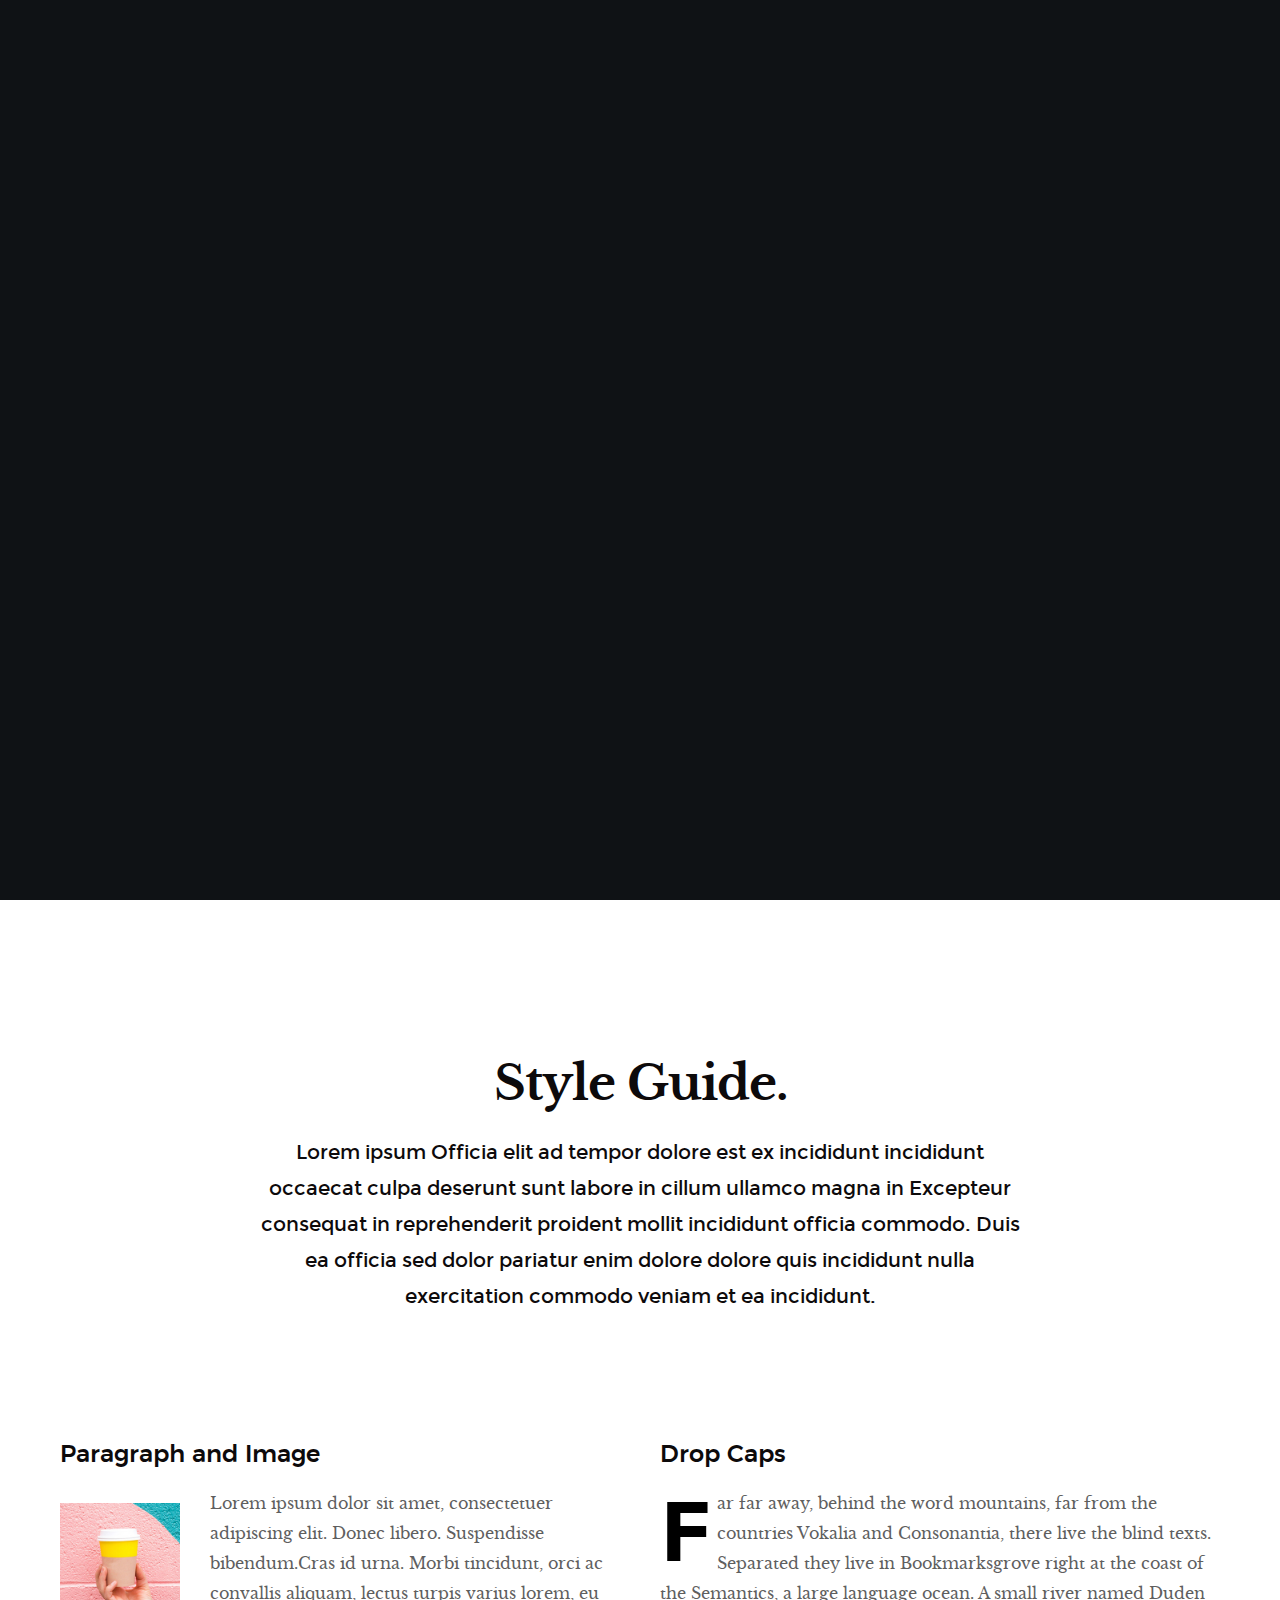
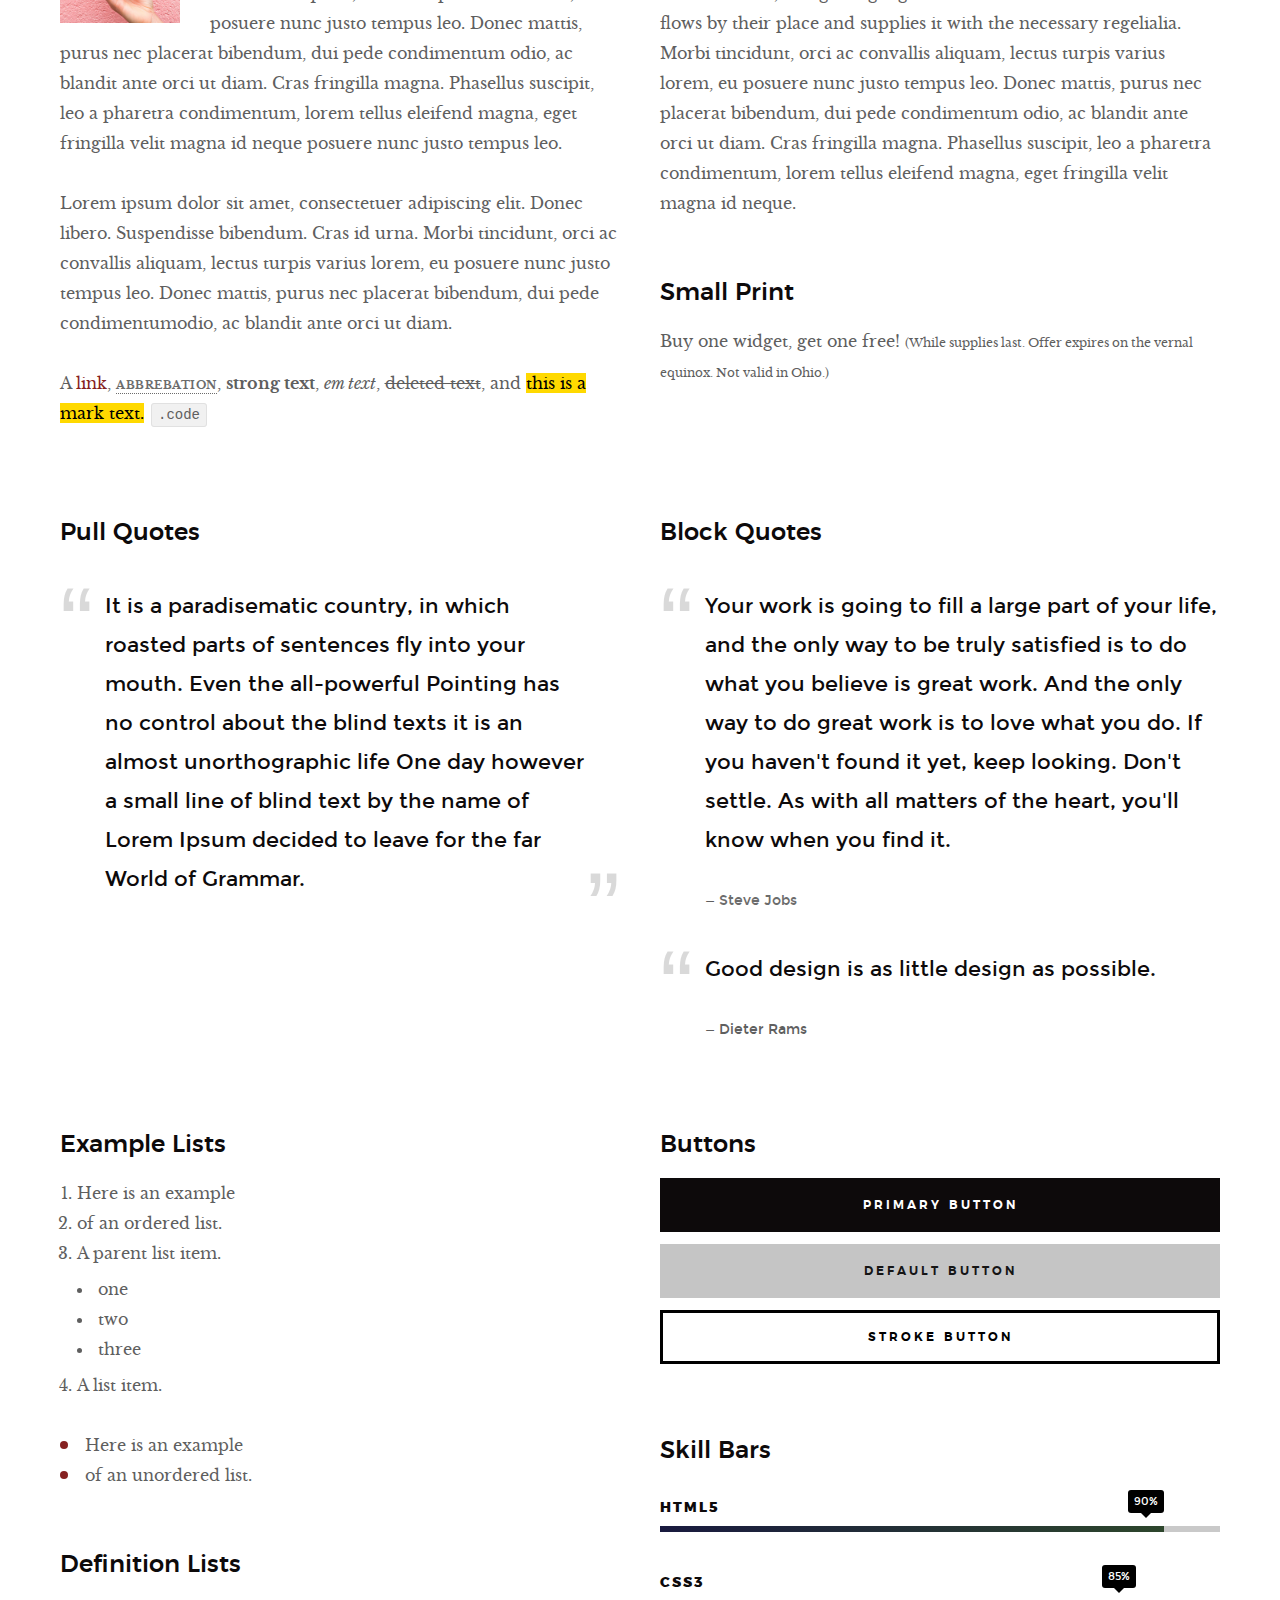
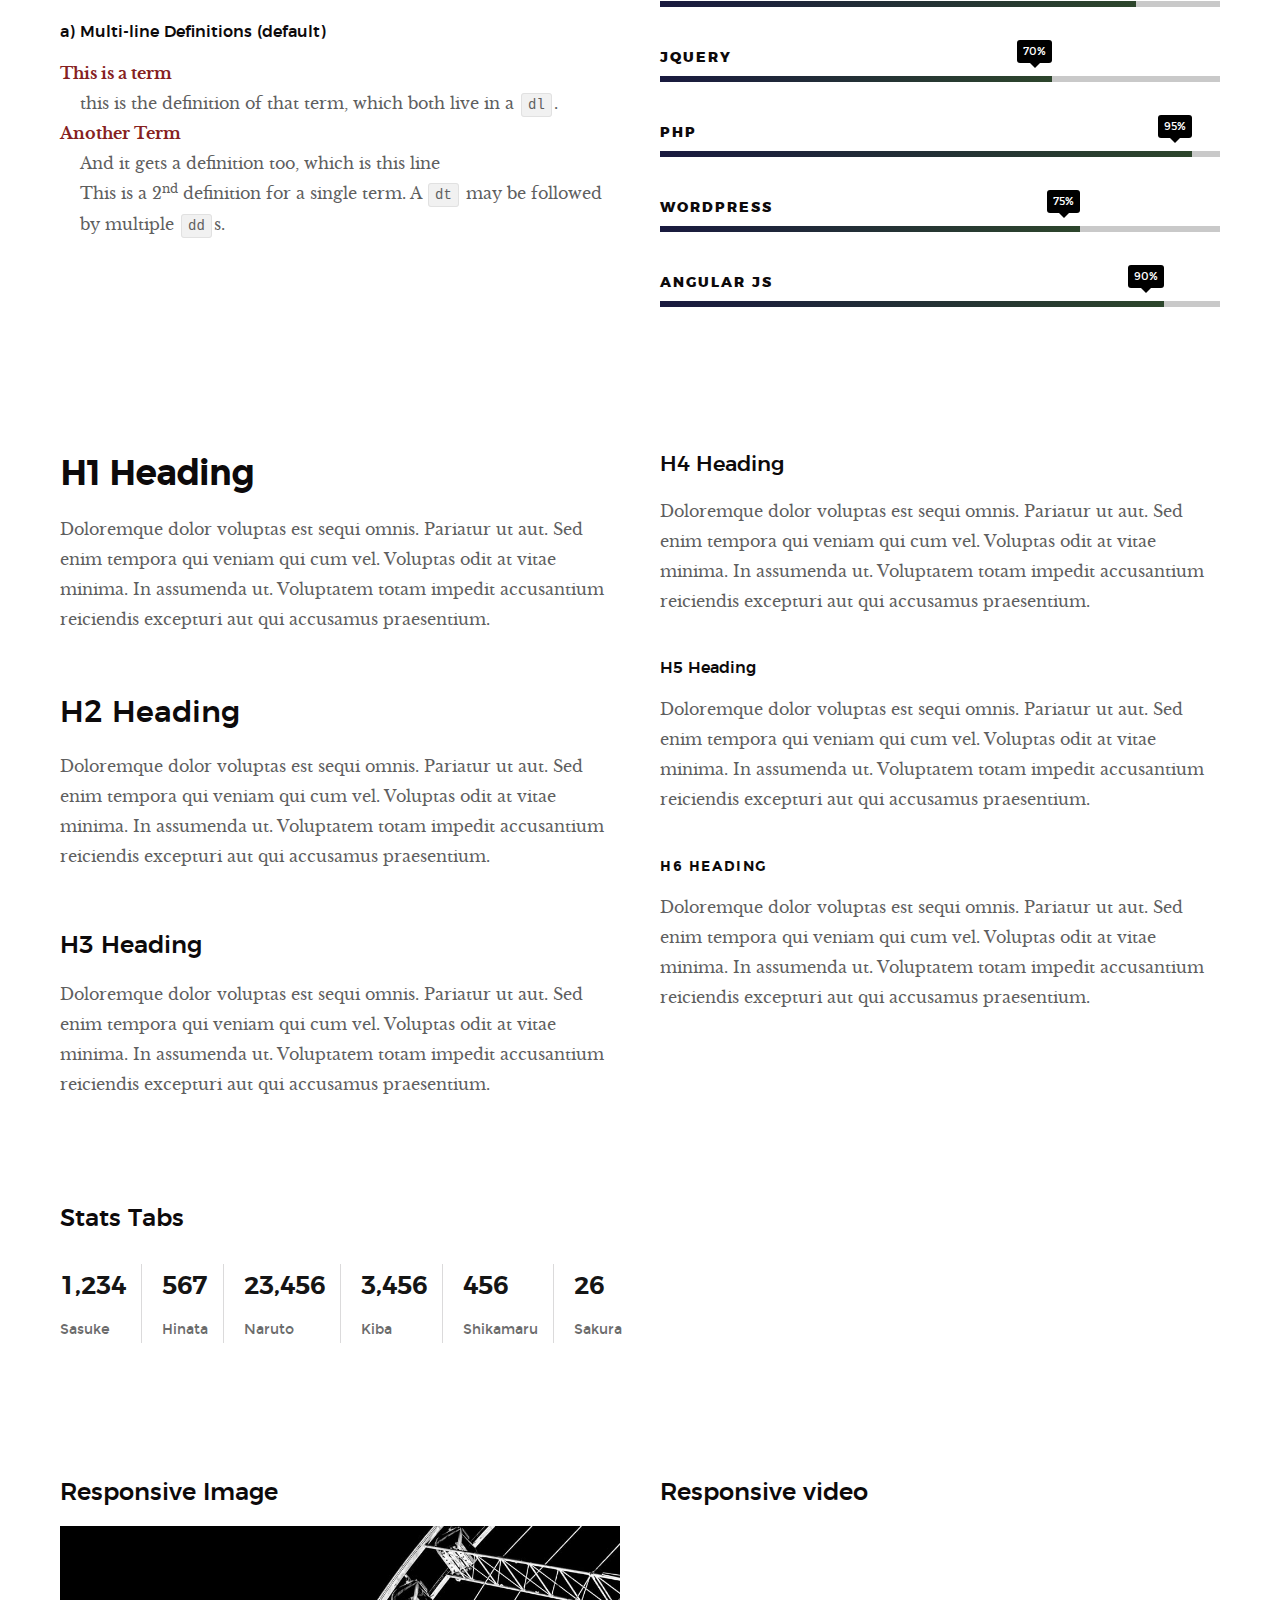
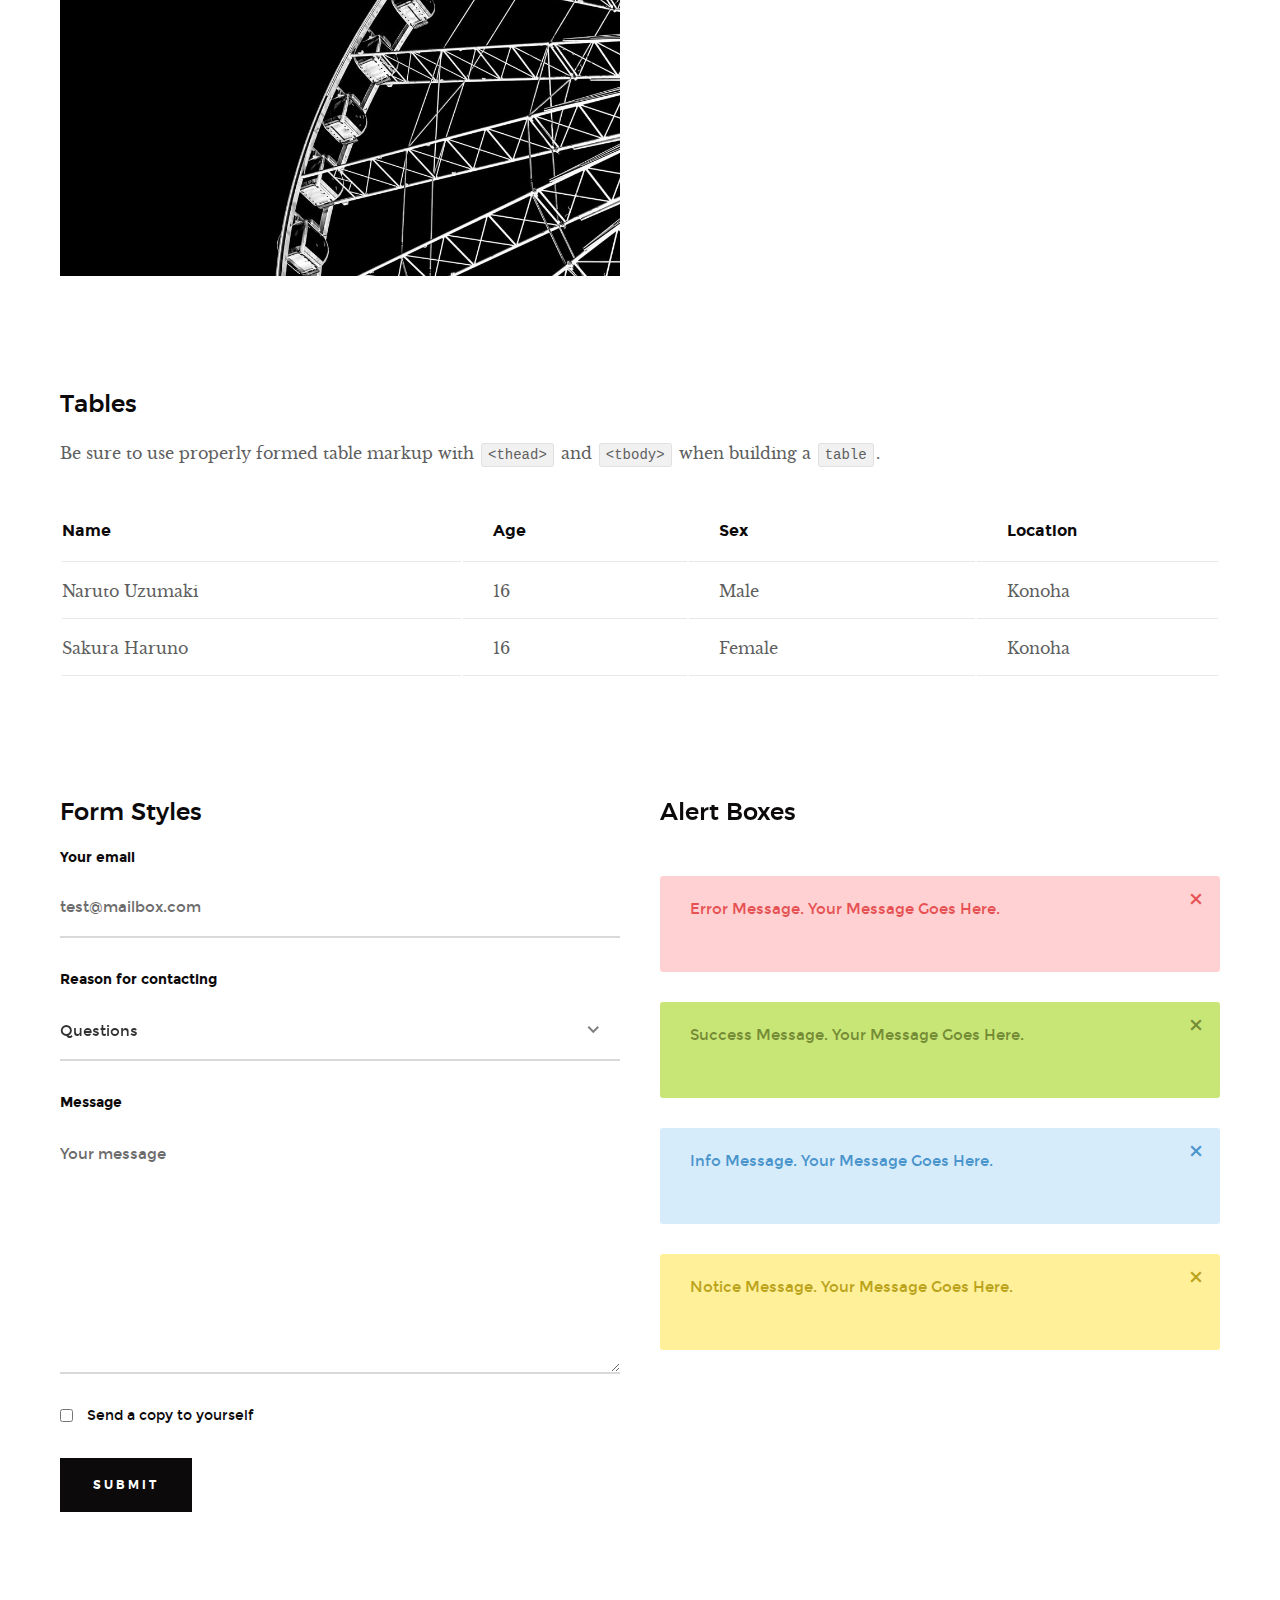
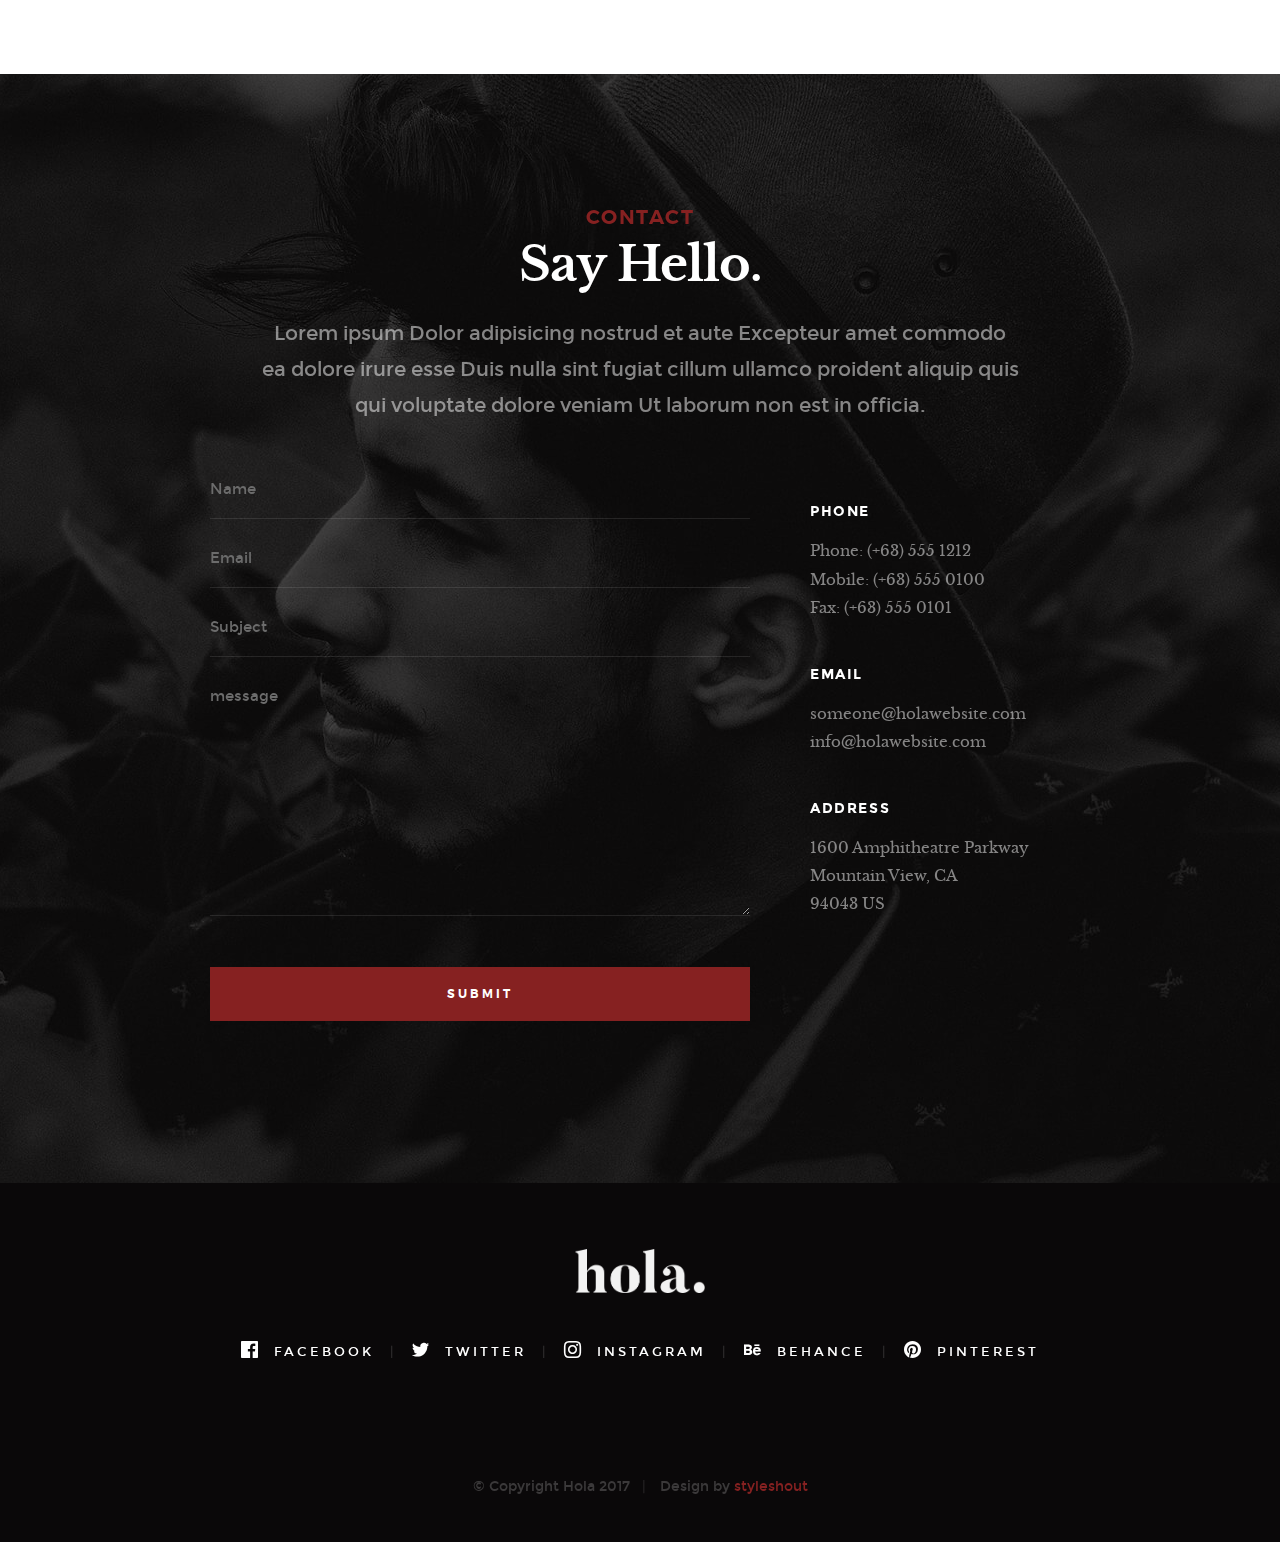
<file: styles.html>
<!DOCTYPE html>
<!--[if lt IE 9 ]><html class="no-js oldie" lang="en"> <![endif]-->
<!--[if IE 9 ]><html class="no-js oldie ie9" lang="en"> <![endif]-->
<!--[if (gte IE 9)|!(IE)]><!-->
<html class="no-js" lang="en">
<!--<![endif]-->

<head>

    <!--- basic page needs
   ================================================== -->
    <meta charset="utf-8">
    <title>Style Guide - Hola</title>
    <meta name="description" content="">
    <meta name="author" content="">

    <!-- mobile specific metas
   ================================================== -->
    <meta name="viewport" content="width=device-width, initial-scale=1">

    <!-- CSS
   ================================================== -->
    <link rel="stylesheet" href="css/base.css">
    <link rel="stylesheet" href="css/vendor.css">
    <link rel="stylesheet" href="css/main.css">

    <style type="text/css" media="screen">
        .s-styles { 
             background: white;
              padding-top: 15rem;
              padding-bottom: 12rem;
        }
     </style> 

    <!-- script
   ================================================== -->
    <script src="js/modernizr.js"></script>
    <script src="js/pace.min.js"></script>

    <!-- favicons
	================================================== -->
    <link rel="shortcut icon" href="favicon.ico" type="image/x-icon">
    <link rel="icon" href="favicon.ico" type="image/x-icon">

</head>

<body id="top">

    <!-- header
    ================================================== -->
    <header class="s-header">

        <div class="header-logo">
            <a class="site-logo" href="index.html"><img src="images/logo.png" alt="Homepage"></a>
        </div>

        <nav class="header-nav-wrap">
            <ul class="header-nav">
                <li><a href="index.html#home" title="home">Home</a></li>
                <li><a href="index.html#about" title="about">About</a></li>
                <li><a href="index.html#works" title="works">Works</a></li>
                <li class="current"><a href="blog.html" title="blog">Blog</a></li>
                <li><a href="index.html#contact" title="contact">Contact</a></li>	
            </ul>
        </nav>

        <a class="header-menu-toggle" href="#0"><span>Menu</span></a>

   </header> <!-- end s-header -->


   <!-- home
   ================================================== -->
   <section id="home" class="s-home page-hero target-section" data-parallax="scroll" data-image-src="images/hero-bg.jpg" data-natural-width=3000 data-natural-height=2000 data-position-y=center>
    
        <div class="overlay"></div>
        <div class="shadow-overlay"></div>

        <div class="home-content">

            <div class="row home-content__main">

                <h3>Hello There</h3>

                <h1>
                    I am Jonathan Doe. <br>
                    I am a graphic & UI/UX <br>
                    designer based in Somewhere.
                </h1>

                <div class="home-content__buttons">
                    <a href="index.html#works" class="btn btn--stroke">
                        Latest Projects
                    </a>
                    <a href="index.html#about" class="btn btn--stroke">
                        More About Me
                    </a>
                </div>

                <div class="home-content__scroll">
                    <a href="#styles" class="smoothscroll scroll-link">
                        <span>Scroll Down</span>
                    </a>
                </div>

            </div>

        </div> <!-- end home-content -->

        <ul class="home-social">
            <li>
                <a href="#"><i class="im im-facebook" aria-hidden="true"></i><span>Facebook</span></a>
            </li>
            <li>
                <a href="#"><i class="im im-twitter" aria-hidden="true"></i><span>Twiiter</span></a>
            </li>
            <li>
                <a href="#"><i class="im im-instagram" aria-hidden="true"></i><span>Instagram</span></a>
            </li>
            <li>
                <a href="#"><i class="im im-behance" aria-hidden="true"></i><span>Behance</span></a>
            </li>
            <li>
                <a href="#"><i class="im im-pinterest" aria-hidden="true"></i><span>Pinterest</span></a>
            </li>
        </ul> 
        <!-- end home-social -->

    </section> <!-- end s-home -->


    <!-- styles
    ================================================== -->
    <section id="styles" class="s-styles">
    
        <div class="row narrow section-intro add-bottom text-center">

            <div class="col-twelve tab-full">

                <h1>Style Guide.</h1>

                <p class="lead">Lorem ipsum Officia elit ad tempor dolore est ex incididunt incididunt occaecat culpa deserunt sunt labore in cillum ullamco magna in Excepteur consequat in reprehenderit proident mollit incididunt officia commodo.
                Duis ea officia sed dolor pariatur enim dolore dolore quis incididunt nulla exercitation commodo veniam et ea incididunt.</p>

            </div>

        </div>

        <div class="row">

            <div class="col-six tab-full">

                <h3>Paragraph and Image</h3>

                <p><a href="#"><img width="120" height="120" class="pull-left" alt="sample-image" src="images/sample-image.jpg"></a>
                Lorem ipsum dolor sit amet, consectetuer adipiscing elit. Donec libero. Suspendisse bibendum.Cras id urna. Morbi tincidunt, orci ac convallis aliquam, lectus turpis varius lorem, eu posuere nunc justo tempus leo. Donec mattis, purus nec placerat bibendum, dui pede condimentum odio, ac blandit ante orci ut diam. Cras fringilla magna. Phasellus suscipit, leo a pharetra condimentum, lorem tellus eleifend magna, eget fringilla velit magna id neque posuere nunc justo tempus leo. </p>

                <p>
                Lorem ipsum dolor sit amet, consectetuer adipiscing elit. Donec libero. Suspendisse bibendum. Cras id urna. Morbi tincidunt, orci ac convallis aliquam, lectus turpis varius lorem, eu posuere nunc justo tempus leo. Donec mattis, purus nec placerat bibendum, dui pede condimentumodio, ac blandit ante orci ut diam.	
                </p>

                <p>A <a href="#">link</a>,
                <abbr title="this really isn't a very good description">abbrebation</abbr>,
                <strong>strong text</strong>,
                <em>em text</em>,
                <del>deleted text</del>, and
                <mark>this is a mark text.</mark>
                <code>.code</code>
                </p>

            </div>

            <div class="col-six tab-full">

                <h3>Drop Caps</h3>

                <p class="drop-cap">Far far away, behind the word mountains, far from the countries Vokalia and Consonantia,
                there live the blind texts. Separated they live in Bookmarksgrove right at the coast of the
                Semantics, a large language ocean. A small river named Duden flows by their place and supplies it with the necessary regelialia. Morbi tincidunt, orci ac convallis aliquam, lectus turpis varius lorem, eu	posuere nunc justo tempus leo. Donec mattis, purus nec placerat bibendum, dui pede condimentum odio, ac blandit ante orci ut diam. Cras fringilla magna. Phasellus suscipit, leo a pharetra condimentum, lorem tellus eleifend magna, eget fringilla velit magna id neque.
                </p>

                <h3>Small Print</h3>

                <p>Buy one widget, get one free!
                <small>(While supplies last. Offer expires on the vernal equinox. Not valid in Ohio.)</small>
                </p>

            </div>

        </div> <!-- end row -->

        <div class="row">

            <div class="col-six tab-full">

                <h3>Pull Quotes</h3>

                <aside class="pull-quote">
                    <blockquote>
                    <p>It is a paradisematic country, in which roasted parts of
                    sentences fly into your mouth. Even the all-powerful Pointing has no control about the blind
                    texts it is an almost unorthographic life One day however a small line of blind text by the name
                    of Lorem Ipsum decided to leave for the far World of Grammar.</p>
                    </blockquote>
                </aside>

            </div>

            <div class="col-six tab-full">

                <h3>Block Quotes</h3>

                <blockquote cite="http://where-i-got-my-info-from.com">
                <p>Your work is going to fill a large part of your life, and the only way to be truly satisfied is
                to do what you believe is great work. And the only way to do great work is to love what you do.
                If you haven't found it yet, keep looking. Don't settle. As with all matters of the heart, you'll know when you find it.
                </p>
                <cite>
                   <a href="#">Steve Jobs</a>
                </cite>
                </blockquote>

                <blockquote>
                <p>Good design is as little design as possible.</p>
                <cite>Dieter Rams</cite>
                </blockquote>

            </div>

        </div> <!-- end row -->


        <div class="row half-bottom">

            <div class="col-six tab-full">

                <h3>Example Lists</h3>

                <ol>
                    <li>Here is an example</li>
                    <li>of an ordered list.</li>
                    <li>A parent list item.
                            <ul>
                                <li>one</li>
                                <li>two</li>
                                <li>three</li>
                        </ul>
                        </li>
                        <li>A list item.</li>
                    </ol>

                <ul class="disc">
                    <li>Here is an example</li>
                    <li>of an unordered list.</li>
                </ul>

                <h3>Definition Lists</h3>

                <h5>a) Multi-line Definitions (default) </h5>

                <dl>
                    <dt><strong>This is a term</strong></dt>
                        <dd>this is the definition of that term, which both live in a <code>dl</code>.</dd>
                    <dt><strong>Another Term</strong></dt>
                        <dd>And it gets a definition too, which is this line</dd>
                        <dd>This is a 2<sup>nd</sup> definition for a single term. A <code>dt</code> may be followed by multiple <code>dd</code>s.</dd>
                </dl>

            </div>

            <div class="col-six tab-full">

                <h3>Buttons</h3>

                <p>
                    <a class="btn btn--primary full-width" href="#0">Primary Button</a>
                    <a class="btn full-width" href="#0">Default Button</a>
                    <a class="btn btn--stroke full-width" href="#0">Stroke Button</a>
                </p>

                <h3>Skill Bars</h3>
                
                <ul class="skill-bars">
                    <li>
                    <div class="progress percent90"><span>90%</span></div>
                    <strong>HTML5</strong>
                    </li>
                    <li>
                    <div class="progress percent85"><span>85%</span></div>
                    <strong>CSS3</strong>
                    </li>
                    <li>
                    <div class="progress percent70"><span>70%</span></div>
                    <strong>JQuery</strong>
                    </li>
                    <li>
                    <div class="progress percent95"><span>95%</span></div>
                    <strong>PHP</strong>
                    </li>
                    <li>
                    <div class="progress percent75"><span>75%</span></div>
                    <strong>Wordpress</strong>
                    </li>
                    <li>
                    <div class="progress percent90"><span>90%</span></div>
                    <strong>Angular JS</strong>
                    </li>
                </ul>

            </div>

        </div> <!-- end row -->

        <div class="row half-bottom">

            <div class="col-six tab-full">
                    
                <h1>H1 Heading</h1>
                <p>Doloremque dolor voluptas est sequi omnis. Pariatur ut aut. Sed enim tempora qui veniam qui cum vel. 
                Voluptas odit at vitae minima. In assumenda ut. Voluptatem totam impedit accusantium reiciendis excepturi aut qui accusamus praesentium.</p>

                <h2>H2 Heading</h2>
                <p>Doloremque dolor voluptas est sequi omnis. Pariatur ut aut. Sed enim tempora qui veniam qui cum vel. 
                Voluptas odit at vitae minima. In assumenda ut. Voluptatem totam impedit accusantium reiciendis excepturi aut qui accusamus praesentium.</p>

                <h3>H3 Heading</h3>
                <p>Doloremque dolor voluptas est sequi omnis. Pariatur ut aut. Sed enim tempora qui veniam qui cum vel. 
                Voluptas odit at vitae minima. In assumenda ut. Voluptatem totam impedit accusantium reiciendis excepturi aut qui accusamus praesentium.</p>

            </div>

            <div class="col-six tab-full">
                    
                <h4>H4 Heading</h4>
                <p>Doloremque dolor voluptas est sequi omnis. Pariatur ut aut. Sed enim tempora qui veniam qui cum vel. 
                Voluptas odit at vitae minima. In assumenda ut. Voluptatem totam impedit accusantium reiciendis excepturi aut qui accusamus praesentium.</p>

                <h5>H5 Heading</h5>
                <p>Doloremque dolor voluptas est sequi omnis. Pariatur ut aut. Sed enim tempora qui veniam qui cum vel. 
                Voluptas odit at vitae minima. In assumenda ut. Voluptatem totam impedit accusantium reiciendis excepturi aut qui accusamus praesentium.</p>

                <h6>H6 Heading</h6>
                <p>Doloremque dolor voluptas est sequi omnis. Pariatur ut aut. Sed enim tempora qui veniam qui cum vel. 
                Voluptas odit at vitae minima. In assumenda ut. Voluptatem totam impedit accusantium reiciendis excepturi aut qui accusamus praesentium.</p>

            </div>

        </div>


        <div class="row half-bottom">

            <div class="col-twelve">

                    <h3>Stats Tabs</h3>

                <ul class="stats-tabs">
                    <li><a href="#">1,234 <em>Sasuke</em></a></li>
                    <li><a href="#">567 <em>Hinata</em></a></li>
                    <li><a href="#">23,456 <em>Naruto</em></a></li>
                    <li><a href="#">3,456 <em>Kiba</em></a></li>
                    <li><a href="#">456 <em>Shikamaru</em></a></li>
                    <li><a href="#">26 <em>Sakura</em></a></li>
                    </ul>

            </div>

        </div> <!-- end row -->


        <div class="row half-bottom">

            <div class="col-six tab-full">

                <h3>Responsive Image</h3>
                <p><img src="images/wheel-500.jpg" 
                    srcset="images/wheel-1000.jpg 1000w, 
                    images/wheel-500.jpg 500w" 
                    sizes="(max-width: 1000px) 100vw, 1000px" alt=""></p>

            </div>

            <div class="col-six tab-full">

                <h3>Responsive video</h3>

                <div class="video-container">
                <iframe src="http://player.vimeo.com/video/14592941?title=0&amp;byline=0&amp;portrait=0&amp;color=F64B39" width="500" height="281" frameborder="0" webkitallowfullscreen mozallowfullscreen allowfullscreen></iframe> 
                </div>

            </div>
          
        </div> <!-- end row -->


        <div class="row add-bottom">

            <div class="col-twelve">

                <h3>Tables</h3>
                <p>Be sure to use properly formed table markup with <code>&lt;thead&gt;</code> and <code>&lt;tbody&gt;</code> when building a <code>table</code>.</p>

                <div class="table-responsive">

                    <table>
                            <thead>
                            <tr>
                                <th>Name</th>
                                <th>Age</th>
                                <th>Sex</th>
                                <th>Location</th>
                            </tr>
                            </thead>
                            <tbody>
                            <tr>
                                <td>Naruto Uzumaki</td>
                                <td>16</td>
                                <td>Male</td>
                                <td>Konoha</td>
                            </tr>
                            <tr>
                                <td>Sakura Haruno</td>
                                <td>16</td>
                                <td>Female</td>
                                <td>Konoha</td>
                            </tr>
                            </tbody>
                    </table>

                </div>

            </div>
          
        </div> <!-- end row -->
    

        <div class="row">

            <div class="col-six tab-full">

                <h3>Form Styles</h3>

                <form>
                        <div>
                            <label for="sampleInput">Your email</label>
                            <input class="full-width" type="email" placeholder="test@mailbox.com" id="sampleInput">
                    </div>
                    <div>
                            <label for="sampleRecipientInput">Reason for contacting</label>
                            <div class="ss-custom-select">
                                <select class="full-width" id="sampleRecipientInput">
                                    <option value="Option 1">Questions</option>
                                    <option value="Option 2">Report</option>
                                    <option value="Option 3">Others</option>
                                </select>
                            </div>
                    </div>
                    
                        <label for="exampleMessage">Message</label>
                        <textarea class="full-width" placeholder="Your message" id="exampleMessage"></textarea>

                        <label class="add-bottom">
                            <input type="checkbox">
                            <span class="label-text">Send a copy to yourself</span>
                        </label>
                    
                        <input class="btn--primary" type="submit" value="Submit">

                </form>

            </div>

            <div class="col-six tab-full">

                <h3>Alert Boxes</h3>

                <br>
                
                <div class="alert-box alert-box--error hideit">
                    <p>Error Message. Your Message Goes Here.</p>
                    <i class="im im-x-mark alert-box__close"></i>
                </div><!-- /error -->
                        
                <div class="alert-box alert-box--success hideit">
                    <p>Success Message. Your Message Goes Here.</p>
                    <i class="im im-x-mark alert-box__close"></i>
                </div><!-- /success -->
                        
                <div class="alert-box alert-box--info hideit">
                    <p>Info Message. Your Message Goes Here.</p>
                    <i class="im im-x-mark alert-box__close"></i>
                </div><!-- /info -->
                        
                <div class="alert-box alert-box--notice hideit">
                    <p>Notice Message. Your Message Goes Here.</p>
                    <i class="im im-x-mark alert-box__close"></i>
                </div><!-- /notice -->
            
            </div>

        </div> <!-- end row -->

    </section> <!-- end styles -->


    <!-- s-contact
    ================================================== -->
    <section id="contact" class="s-contact target-section">

        <div class="overlay"></div>

        <div class="row narrow section-intro">
            <div class="col-full">
                <h3>Contact</h3>
                <h1>Say Hello.</h1>
                
                <p class="lead">Lorem ipsum Dolor adipisicing nostrud et aute Excepteur amet commodo ea dolore irure esse Duis nulla sint fugiat cillum ullamco proident aliquip quis qui voluptate dolore veniam Ut laborum non est in officia.</p>
            </div>
        </div>

        <div class="row contact__main">
            <div class="col-eight tab-full contact__form">
                <form name="contactForm" id="contactForm" method="post" action="">
                    <fieldset>
    
                    <div class="form-field">
                        <input name="contactName" type="text" id="contactName" placeholder="Name" value="" minlength="2" required="" aria-required="true" class="full-width">
                    </div>
                    <div class="form-field">
                        <input name="contactEmail" type="email" id="contactEmail" placeholder="Email" value="" required="" aria-required="true" class="full-width">
                    </div>
                    <div class="form-field">
                        <input name="contactSubject" type="text" id="contactSubject" placeholder="Subject" value="" class="full-width">
                    </div>                       
                    <div class="form-field">
                            <textarea name="contactMessage" id="contactMessage" placeholder="message" rows="10" cols="50" required="" aria-required="true" class="full-width"></textarea>
                        </div>                      
                    <div class="form-field">
                        <button class="full-width btn--primary">Submit</button>
                        <div class="submit-loader">
                            <div class="text-loader">Sending...</div>
                            <div class="s-loader">
                                <div class="bounce1"></div>
                                <div class="bounce2"></div>
                                <div class="bounce3"></div>
                            </div>
                        </div>
                    </div>
    
                    </fieldset>
                </form>

                <!-- contact-warning -->
                <div class="message-warning">
                        Something went wrong. Please try again.
                </div> 
            
                <!-- contact-success -->
                <div class="message-success">
                        Your message was sent, thank you!<br>
                </div>
                        
            </div>
            <div class="col-four tab-full contact__infos">
                <h4 class="h06">Phone</h4>
                <p>Phone: (+63) 555 1212<br>
                Mobile: (+63) 555 0100<br>
                Fax: (+63) 555 0101
                </p>

                <h4 class="h06">Email</h4>
                <p>someone@holawebsite.com<br>
                info@holawebsite.com
                </p>

                <h4 class="h06">Address</h4>
                <p>
                1600 Amphitheatre Parkway<br>
                Mountain View, CA<br>
                94043 US
                </p>
            </div>

        </div>

    </section> <!-- end s-contact -->


    <!-- footer
    ================================================== -->
    <footer>
            <div class="row">
                <div class="col-full">
    
                    <div class="footer-logo">
                        <a class="footer-site-logo" href="#0"><img src="images/logo.png" alt="Homepage"></a>
                    </div>
    
                    <ul class="footer-social">
                        <li><a href="#0">
                            <i class="im im-facebook" aria-hidden="true"></i>
                            <span>Facebook</span>
                        </a></li>
                        <li><a href="#0">
                            <i class="im im-twitter" aria-hidden="true"></i>
                            <span>Twitter</span>
                        </a></li>
                        <li><a href="#0">
                            <i class="im im-instagram" aria-hidden="true"></i>
                            <span>Instagram</span>
                        </a></li>
                        <li><a href="#0">
                            <i class="im im-behance" aria-hidden="true"></i>
                            <span>Behance</span>
                        </a></li>
                        <li><a href="#0">
                            <i class="im im-pinterest" aria-hidden="true"></i>
                            <span>Pinterest</span>
                        </a></li>
                    </ul>
                        
                </div>
            </div>
    
            <div class="row footer-bottom">
    
                <div class="col-twelve">
                    <div class="copyright">
                        <span>© Copyright Hola 2017</span> 
                        <span>Design by <a href="https://www.styleshout.com/">styleshout</a></span>	
                    </div>
    
                    <div class="go-top">
                    <a class="smoothscroll" title="Back to Top" href="#top"><i class="im im-arrow-up" aria-hidden="true"></i></a>
                    </div>
                </div>
    
            </div> <!-- end footer-bottom -->
    
        </footer> <!-- end footer -->
    
    
        <div id="preloader"> 
            <div id="loader"></div>
        </div>
    
    
        <!-- Java Script
        ================================================== -->
        <script src="js/jquery-3.2.1.min.js"></script>
        <script src="js/plugins.js"></script>
        <script src="js/main.js"></script>

</body>

</html>
</file>
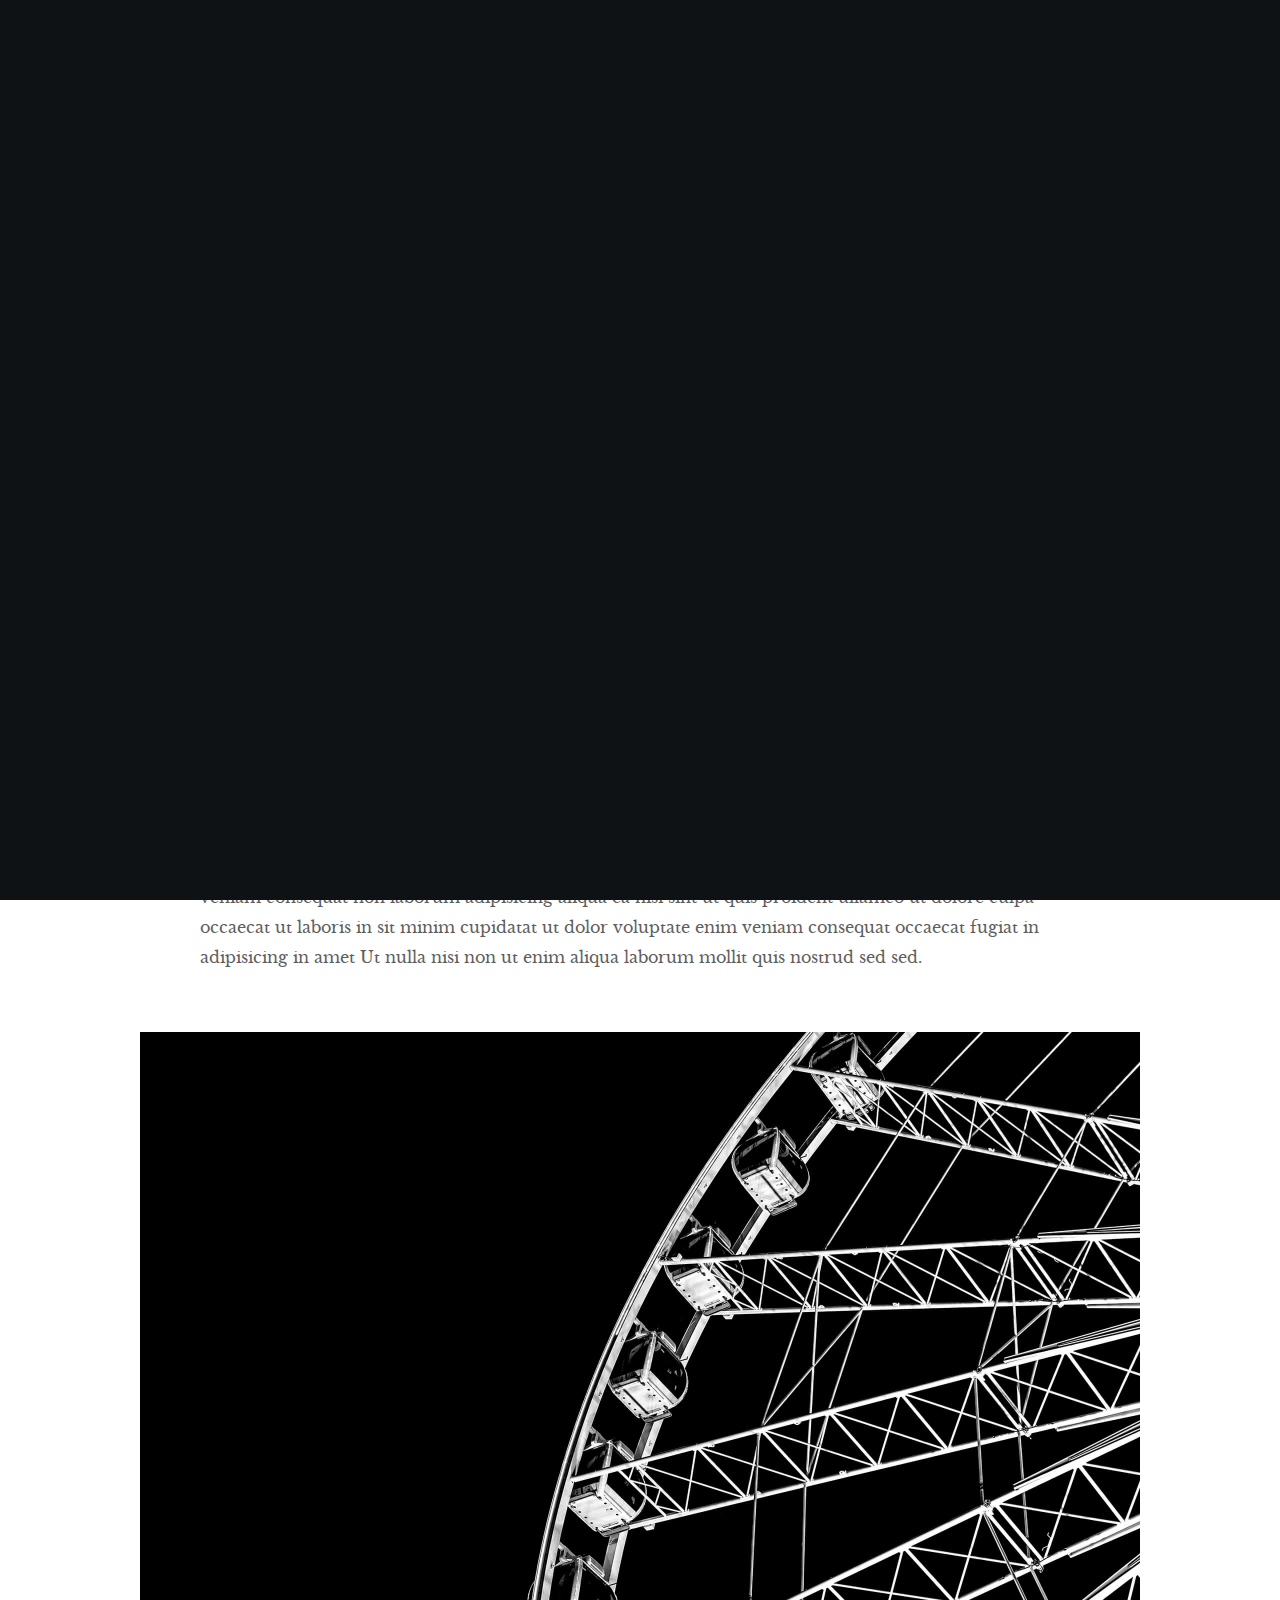
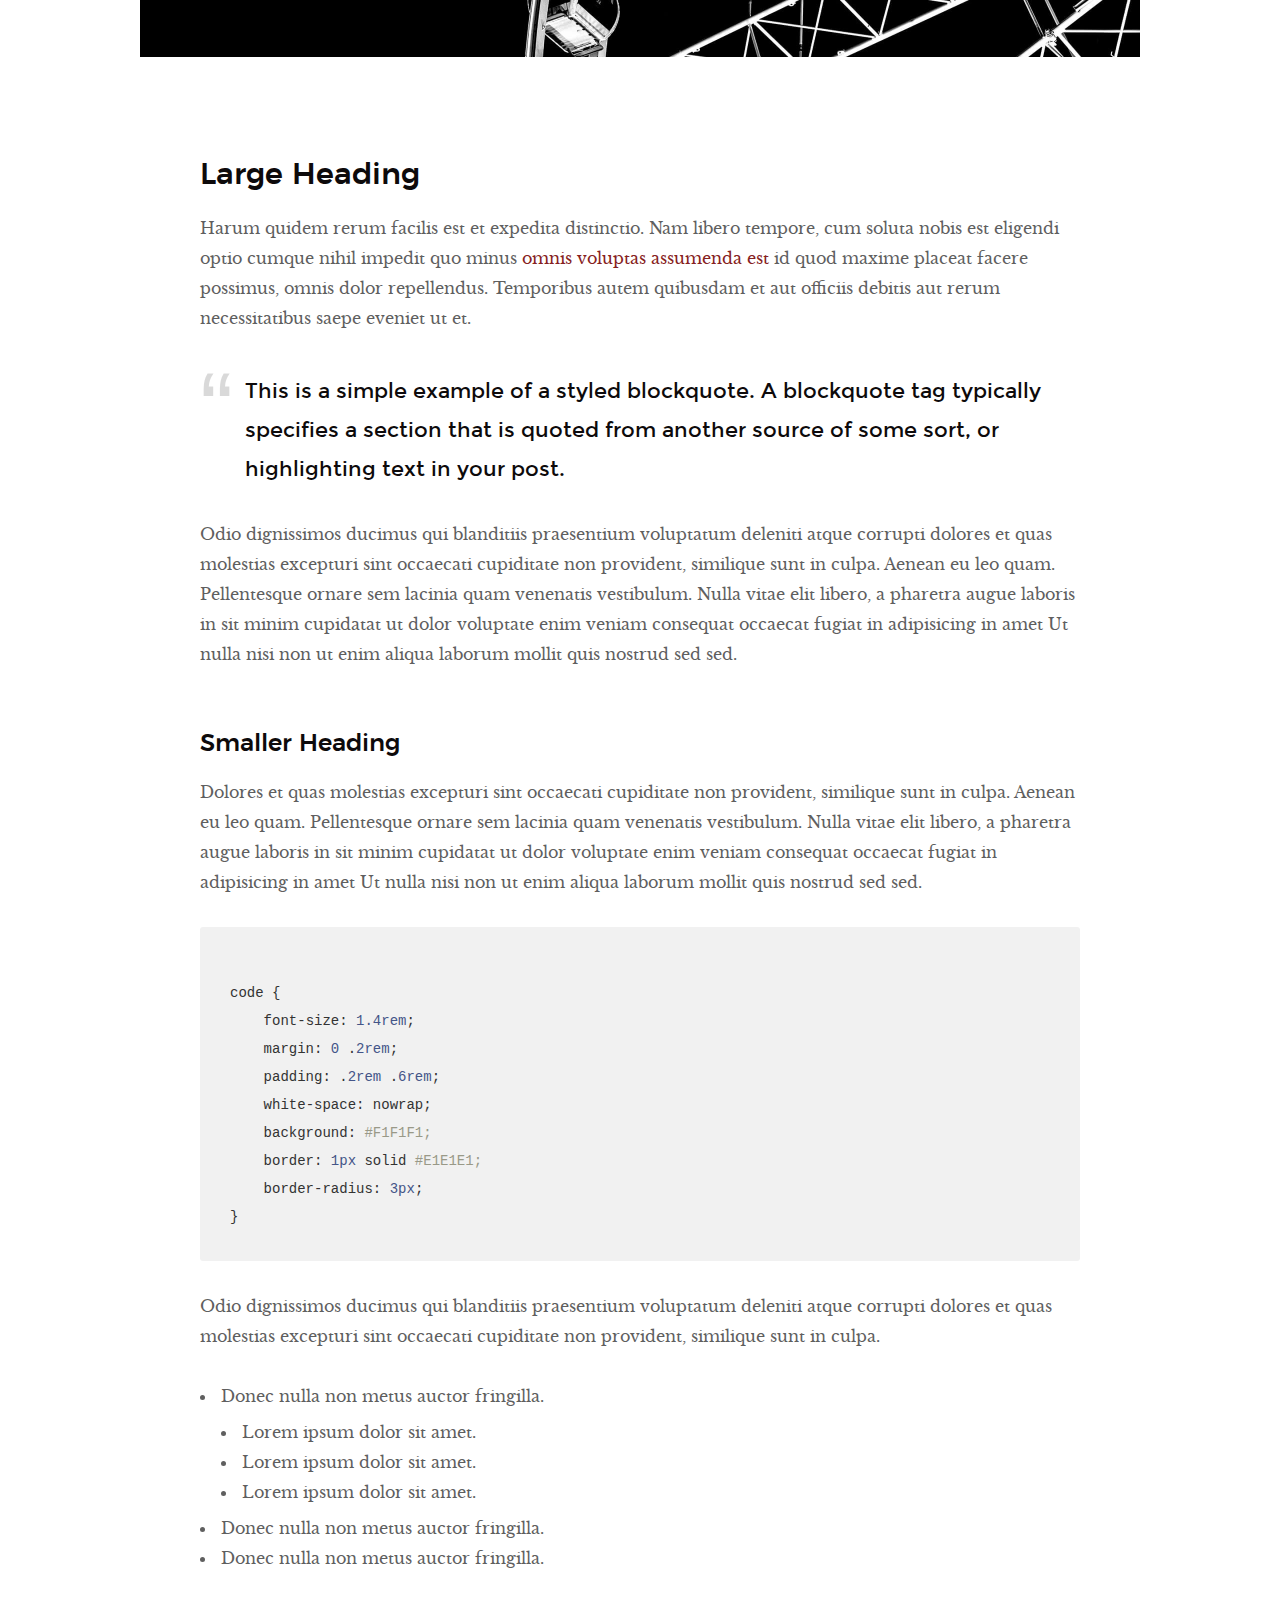
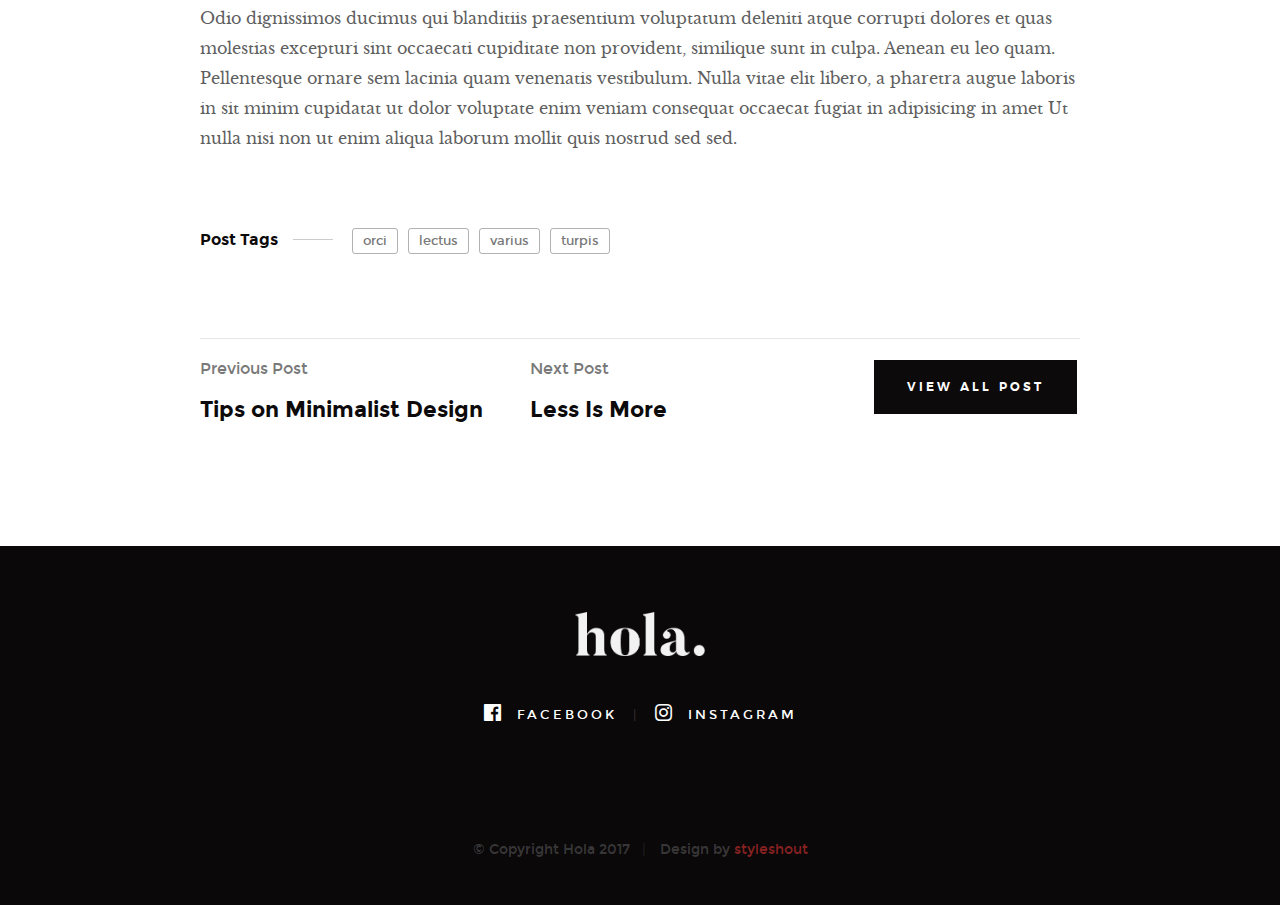
<file: blog/CYCUEat.html>
<!DOCTYPE html>
<!--[if lt IE 9 ]><html class="no-js oldie" lang="en"> <![endif]-->
<!--[if IE 9 ]><html class="no-js oldie ie9" lang="en"> <![endif]-->
<!--[if (gte IE 9)|!(IE)]><!-->
<html class="no-js" lang="en">
<!--<![endif]-->

<head>

    <!--- basic page needs
    ================================================== -->
    <meta charset="utf-8">
    <title>CYCUEat - AnLi</title>
    <meta name="description" content="">
    <meta name="author" content="">

    <!-- mobile specific metas
    ================================================== -->
    <meta name="viewport" content="width=device-width, initial-scale=1">

    <!-- CSS
    ================================================== -->
    <link rel="stylesheet" href="../css/base.css">
    <link rel="stylesheet" href="../css/vendor.css">
    <link rel="stylesheet" href="../css/main.css">

    <!-- script
    ================================================== -->
    <script src="../js/modernizr.js"></script>
    <script src="../js/pace.min.js"></script>

    <!-- favicons
    ================================================== -->
    <link rel="shortcut icon" href="../favicon.ico" type="image/x-icon">
    <link rel="icon" href="../favicon.ico" type="image/x-icon">

</head>


<body id="top">

    <!-- header
    ================================================== -->
    <header class="s-header">
            
        <div class="header-logo">
            <a class="site-logo" href="../index.html"><img src="../images/logo.png" alt="Homepage"></a>
        </div>

        <nav class="header-nav-wrap">
            <ul class="header-nav">
                <li><a href="../index.html#home" title="home">Home</a></li>
                <li><a href="../index.html#about" title="about">About</a></li>
                <li><a href="../index.html#works" title="works">Works</a></li>
                <li class="current"><a href="../blog.html" title="blog">Blog</a></li>
                <li><a href="../index.html#contact" title="contact">Contact</a></li>	
            </ul>
        </nav>

        <a class="header-menu-toggle" href="#0"><span>Menu</span></a>

    </header> <!-- end s-header -->


    <article class="blog-single">

        <!-- page header/blog hero
        ================================================== -->
        <div class="page-header page-header--single page-hero" style="background-image:url(../images/blog/blog-bg-01.jpg)">
        
            <div class="row page-header__content narrow">
                <article class="col-full">
                    <div class="page-header__info">
                        <div class="page-header__cat">
                            <a href="#0">Branding</a><a href="#0">Design</a>
                        </div>
                    </div>
                    <h1 class="page-header__title">
                        <a href="#0" title="">
                            
                        </a>
                    </h1>
                    <ul class="page-header__meta">
                        <li class="date">JANUARY 2015 - JUNE 2015</li>
                        <li class="author">
                            By
                            <span>AnLi</span>
                        </li>
                    </ul>
                    
                </article>
            </div>
    
        </div> <!-- end page-header -->

        <div class="row blog-content">
            <div class="col-full blog-content__main">

                <p class="lead">Duis ex ad cupidatat tempor Excepteur cillum cupidatat fugiat nostrud cupidatat dolor sunt sint sit nisi est eu exercitation incididunt adipisicing veniam velit id fugiat enim mollit amet anim veniam dolor dolor irure velit commodo cillum sit nulla ullamco magna amet magna cupidatat qui labore cillum sit in tempor veniam consequat non laborum adipisicing aliqua ea nisi sint.</p>
                
                <p>Duis ex ad cupidatat tempor Excepteur cillum cupidatat fugiat nostrud cupidatat dolor sunt sint sit nisi est eu exercitation incididunt adipisicing veniam velit id fugiat enim mollit amet anim veniam dolor dolor irure velit commodo cillum sit nulla ullamco magna amet magna cupidatat qui labore cillum sit in tempor veniam consequat non laborum adipisicing aliqua ea nisi sint ut quis proident ullamco ut dolore culpa occaecat ut laboris in sit minim cupidatat ut dolor voluptate enim veniam consequat occaecat fugiat in adipisicing in amet Ut nulla nisi non ut enim aliqua laborum mollit quis nostrud sed sed.
                </p>

                <p>
                <img src="../images/wheel-1000.jpg" 
                     srcset="../images/wheel-2000.jpg 2000w, 
                        ../images/wheel-1000.jpg 1000w, 
                        ../images/wheel-500.jpg 500w" 
                     sizes="(max-width: 2000px) 100vw, 2000px" alt="">
                </p>

                <h2>Large Heading</h2>

                <p>Harum quidem rerum facilis est et expedita distinctio. Nam libero tempore, cum soluta nobis est eligendi optio cumque nihil impedit quo minus <a href="http://#">omnis voluptas assumenda est</a> id quod maxime placeat facere possimus, omnis dolor repellendus. Temporibus autem quibusdam et aut officiis debitis aut rerum necessitatibus saepe eveniet ut et.</p>

                <blockquote><p>This is a simple example of a styled blockquote. A blockquote tag typically specifies a section that is quoted from another source of some sort, or highlighting text in your post.</p></blockquote>

                <p>Odio dignissimos ducimus qui blanditiis praesentium voluptatum deleniti atque corrupti dolores et quas molestias excepturi sint occaecati cupiditate non provident, similique sunt in culpa. Aenean eu leo quam. Pellentesque ornare sem lacinia quam venenatis vestibulum. Nulla vitae elit libero, a pharetra augue laboris in sit minim cupidatat ut dolor voluptate enim veniam consequat occaecat fugiat in adipisicing in amet Ut nulla nisi non ut enim aliqua laborum mollit quis nostrud sed sed.</p>

                <h3>Smaller Heading</h3>

                <p>Dolores et quas molestias excepturi sint occaecati cupiditate non provident, similique sunt in culpa. Aenean eu leo quam. Pellentesque ornare sem lacinia quam venenatis vestibulum. Nulla vitae elit libero, a pharetra augue laboris in sit minim cupidatat ut dolor voluptate enim veniam consequat occaecat fugiat in adipisicing in amet Ut nulla nisi non ut enim aliqua laborum mollit quis nostrud sed sed.

<pre><code>
code {
    font-size: 1.4rem;
    margin: 0 .2rem;
    padding: .2rem .6rem;
    white-space: nowrap;
    background: #F1F1F1;
    border: 1px solid #E1E1E1;	
    border-radius: 3px;
}
</code></pre>

                <p>Odio dignissimos ducimus qui blanditiis praesentium voluptatum deleniti atque corrupti dolores et quas molestias excepturi sint occaecati cupiditate non provident, similique sunt in culpa.</p>

                <ul>
                    <li>Donec nulla non metus auctor fringilla.
                        <ul>
                            <li>Lorem ipsum dolor sit amet.</li>
                            <li>Lorem ipsum dolor sit amet.</li>
                            <li>Lorem ipsum dolor sit amet.</li>
                        </ul>
                    </li>
                    <li>Donec nulla non metus auctor fringilla.</li>
                    <li>Donec nulla non metus auctor fringilla.</li>
                </ul>

                <p>Odio dignissimos ducimus qui blanditiis praesentium voluptatum deleniti atque corrupti dolores et quas molestias excepturi sint occaecati cupiditate non provident, similique sunt in culpa. Aenean eu leo quam. Pellentesque ornare sem lacinia quam venenatis vestibulum. Nulla vitae elit libero, a pharetra augue laboris in sit minim cupidatat ut dolor voluptate enim veniam consequat occaecat fugiat in adipisicing in amet Ut nulla nisi non ut enim aliqua laborum mollit quis nostrud sed sed.</p>

                <p class="blog-content__tags">
                    <span>Post Tags</span>

                    <span class="blog-content__tag-list">
                        <a href="#0">orci</a>
                        <a href="#0">lectus</a>
                        <a href="#0">varius</a>
                        <a href="#0">turpis</a>
                    </span>

                </p>
				<!-- facebook comments
				================================================== -->
				<div id="fb-root"></div>
				<script>(function(d, s, id) {
				  var js, fjs = d.getElementsByTagName(s)[0];
				  if (d.getElementById(id)) return;
				  js = d.createElement(s); js.id = id;
				  js.src = 'https://connect.facebook.net/zh_TW/sdk.js#xfbml=1&version=v3.2';
				  fjs.parentNode.insertBefore(js, fjs);
				}(document, 'script', 'facebook-jssdk'));</script>
				
				<div class="fb-comments" data-href="https://anlitaiwan.github.io/blog/CYCUEat.html" data-numposts="5" data-order-by="time" data-width="80%"></div>
				<!-- facebook comments
				================================================== -->
                <div class="blog-content__pagenav">
                    <div class="blog-content__nav">
                        <div class="blog-content__prev">
                            <a href="#0" rel="prev">
                                <span>Previous Post</span>
                                Tips on Minimalist Design 
                            </a>
                        </div>
                        <div class="blog-content__next">
                            <a href="#0" rel="next">
                                <span>Next Post</span>
                                Less Is More 
                            </a>
                        </div>
                    </div>

                    <div class="blog-content__all">
                        <a href="../blog.html" class="btn btn--primary">
                            View All Post
                        </a>
                    </div>
                </div>

            </div><!-- end blog-content__main -->
        </div> <!-- end blog-content -->

    </article>
    <!-- footer
    ================================================== -->
    <footer>
            <div class="row">
                <div class="col-full">
    
                    <div class="footer-logo">
                        <a class="footer-site-logo" href="#0"><img src="../images/logo.png" alt="Homepage"></a>
                    </div>
    
                    <ul class="footer-social">
                        <li><a href="#0">
                            <i class="im im-facebook" aria-hidden="true"></i>
                            <span>Facebook</span>
                        </a></li>
                        <li><a href="#0">
                            <i class="im im-instagram" aria-hidden="true"></i>
                            <span>Instagram</span>
                        </a></li>
                                            </ul>
                        
                </div>
            </div>
    
            <div class="row footer-bottom">
    
                <div class="col-twelve">
                    <div class="copyright">
                        <span>© Copyright Hola 2017</span> 
                        <span>Design by <a href="https://www.styleshout.com/">styleshout</a></span>	
                    </div>
    
                    <div class="go-top">
                    <a class="smoothscroll" title="Back to Top" href="#top"><i class="im im-arrow-up" aria-hidden="true"></i></a>
                    </div>
                </div>
    
            </div> <!-- end footer-bottom -->
    
        </footer> <!-- end footer -->
    
    
        <div id="preloader"> 
            <div id="loader"></div>
        </div>
    
    
        <!-- Java Script
        ================================================== -->
        <script src="../js/jquery-3.2.1.min.js"></script>
        <script src="../js/plugins.js"></script>
        <script src="../js/main.js"></script>

</body>

</html>
</file>
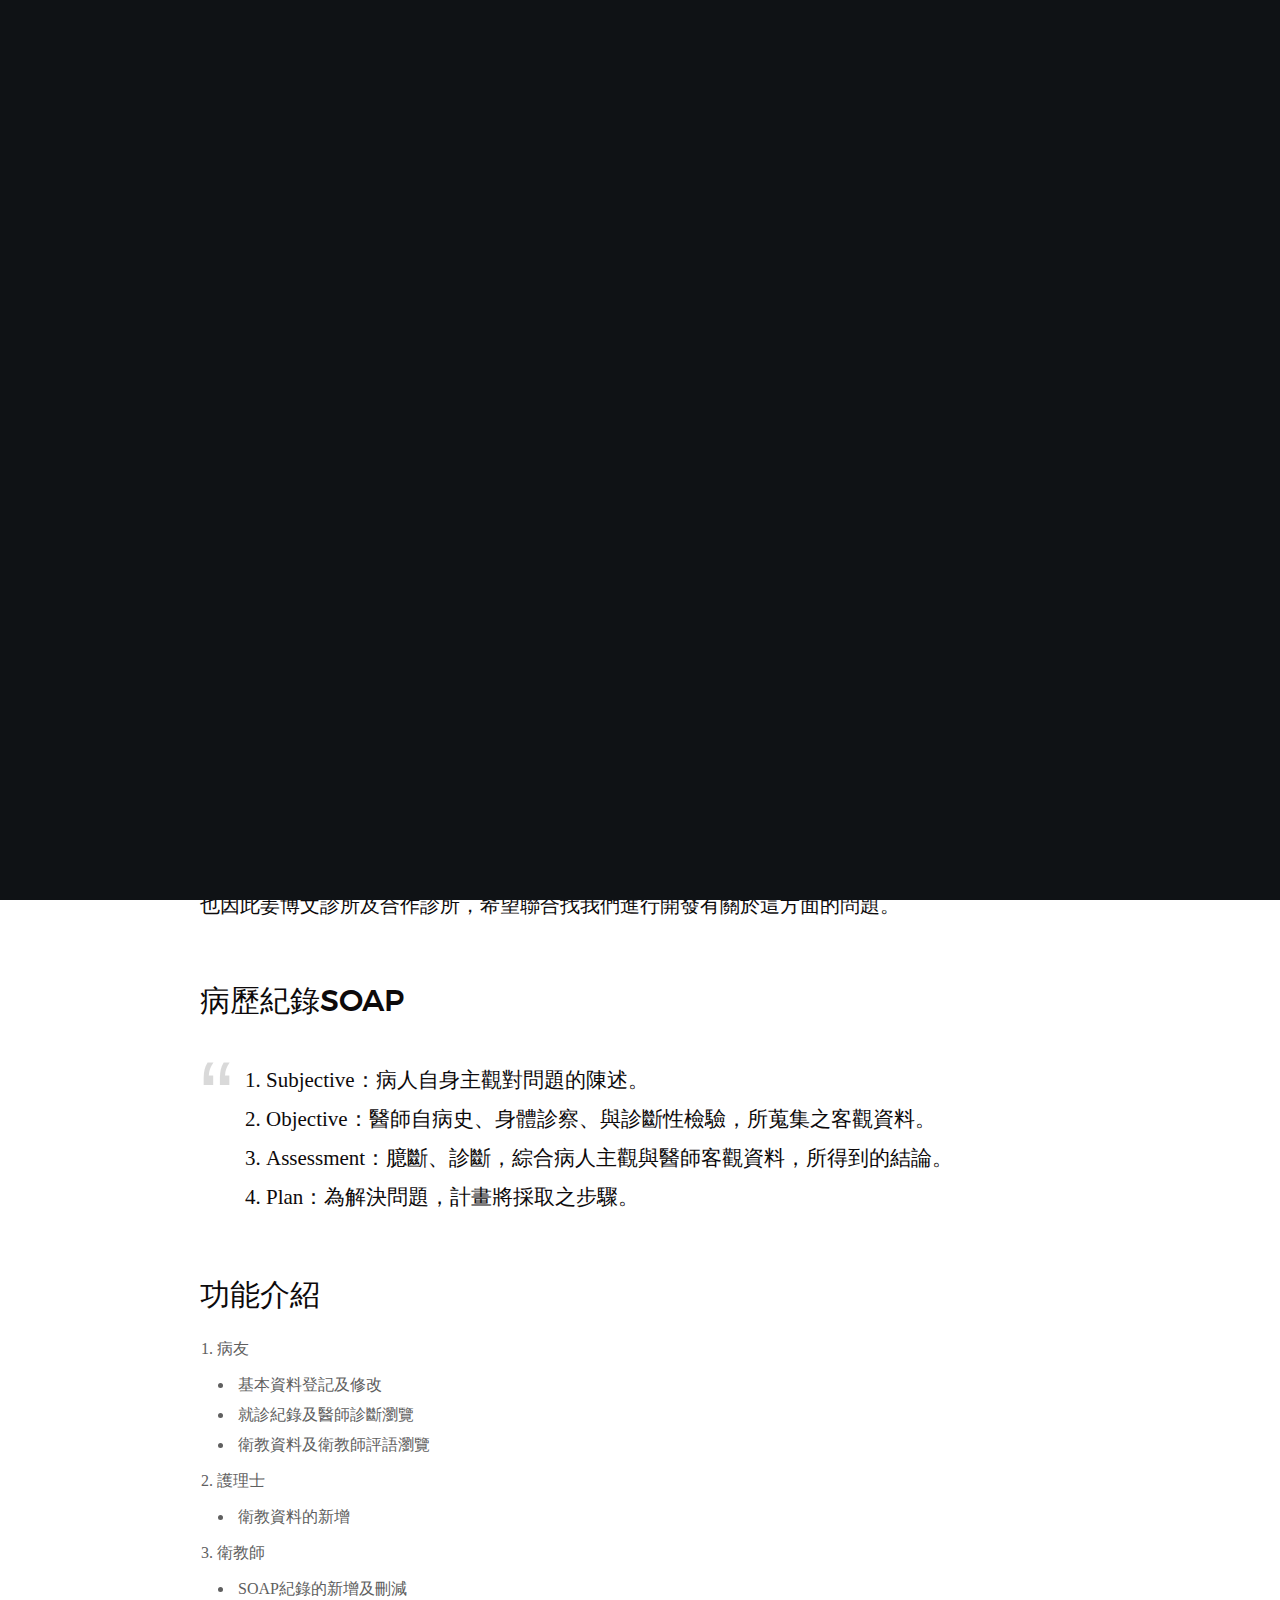
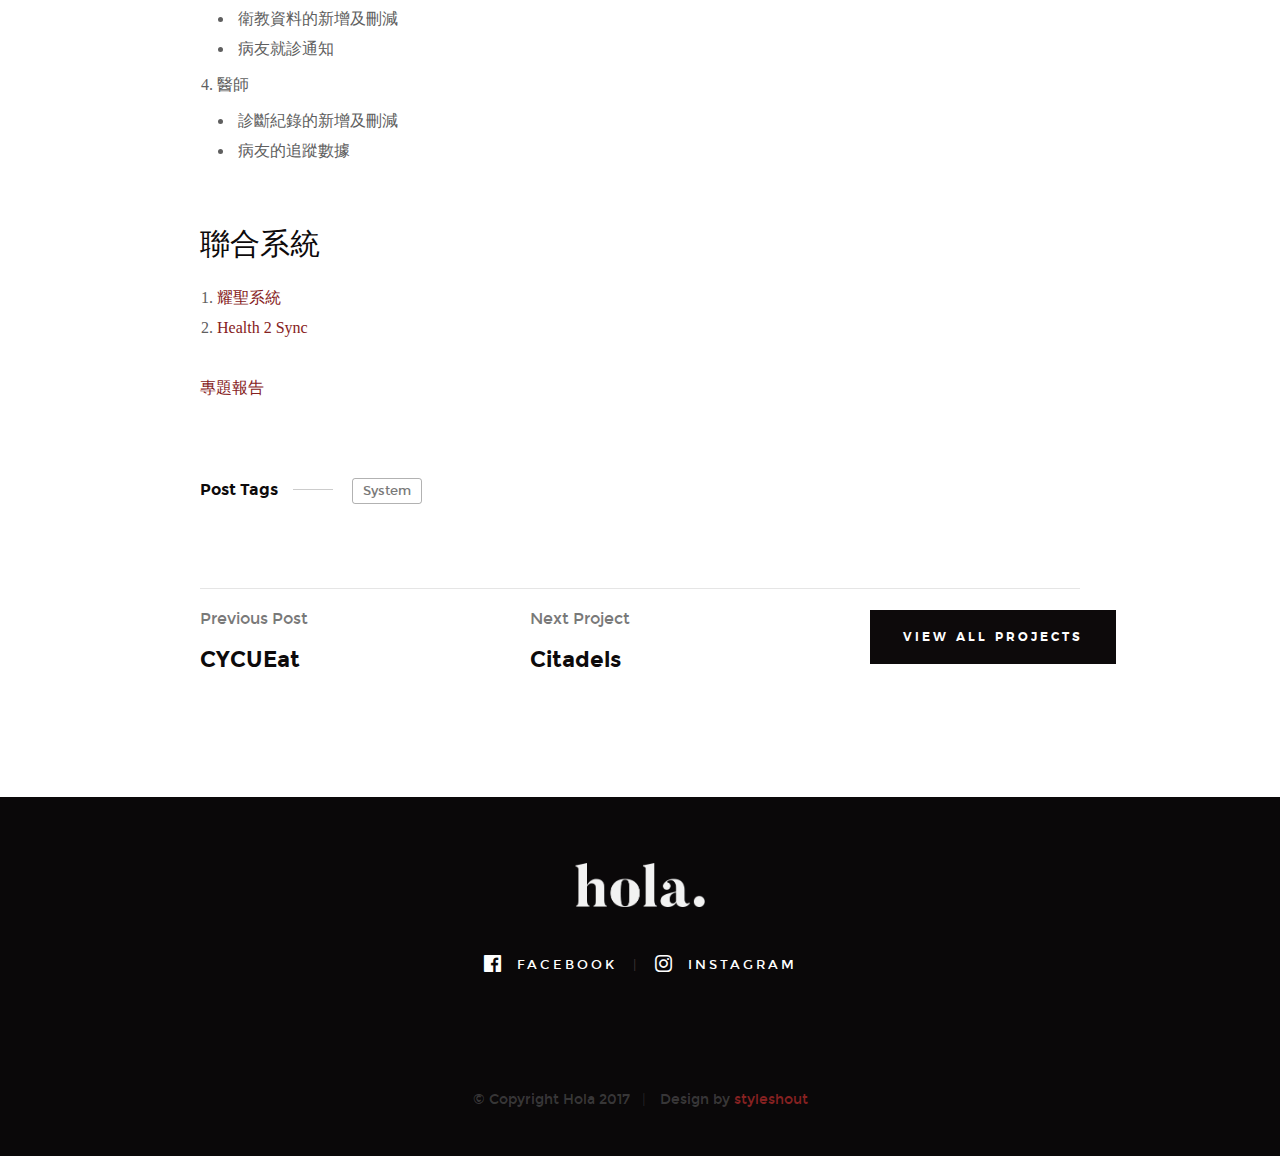
<file: blog/Personal Health Education Management System.html>
<!DOCTYPE html>
<!--[if lt IE 9 ]><html class="no-js oldie" lang="en"> <![endif]-->
<!--[if IE 9 ]><html class="no-js oldie ie9" lang="en"> <![endif]-->
<!--[if (gte IE 9)|!(IE)]><!-->
<html class="no-js" lang="en">
<!--<![endif]-->

<head>

    <!--- basic page needs
    ================================================== -->
    <meta charset="utf-8">
    <title>An Li - Personal Health Education Management System</title>
    <meta name="description" content="">
    <meta name="author" content="">

    <!-- mobile specific metas
    ================================================== -->
    <meta name="viewport" content="width=device-width, initial-scale=1">

    <!-- CSS
    ================================================== -->
    <link rel="stylesheet" href="../css/base.css">
    <link rel="stylesheet" href="../css/vendor.css">
    <link rel="stylesheet" href="../css/main.css">

    <!-- script
    ================================================== -->
    <script src="../js/modernizr.js"></script>
    <script src="../js/pace.min.js"></script>

    <!-- favicons
    ================================================== -->
    <link rel="shortcut icon" href="../favicon.ico" type="image/x-icon">
    <link rel="icon" href="../favicon.ico" type="image/x-icon">

</head>


<body id="top">

    <!-- header
    ================================================== -->
    <header class="s-header">
            
        <div class="header-logo">
            <a class="site-logo" href="../index.html"><img src="../images/logo.png" alt="Homepage"></a>
        </div>

        <nav class="header-nav-wrap">
            <ul class="header-nav">
                <li><a href="../index.html#home" title="home">Home</a></li>
                <li><a href="../index.html#about" title="about">About</a></li>
                <li class="current"><a href="../index.html#projects" title="works">Projects</a></li>
                <li><a href="../blog.html" title="blog">Blog</a></li>
                <li><a href="../index.html#contact" title="contact">Contact</a></li>	
            </ul>
        </nav>

        <a class="header-menu-toggle" href="#0"><span>Menu</span></a>

    </header> <!-- end s-header -->


    <article class="blog-single">

        <!-- page header/blog hero
        ================================================== -->
        <div class="page-header page-header--single page-hero" style="background-image:url(../images/blog/blog-bg-PersonalHealthEducationManagementSystem.jpg);background-size:cover">
        
            <div class="row page-header__content narrow">
                <article class="col-full">
                    <h1 class="page-header__title">
                        <a href="#0" title="">
                            Personal Health Education Management System </br>
							診所衛教個人管理系統
                        </a>
                    </h1>
                    <ul class="page-header__meta">
                        <li class="date">November 2015 - June 2016</li>
                        <li class="author">
                            By
                            <span>AnLi</span>
                        </li>
                    </ul>
                    
                </article>
            </div>
    
        </div> <!-- end page-header -->

        <div class="row blog-content">
            <div class="col-full blog-content__main" style="font-family:Microsoft JhengHei;">

                <p class="lead">
				診所衛教個人管理系統，主要是為了完善目前診所、醫院對於慢性病的病人管理的問題。</br>
				由於目前台灣的醫療系統在這方面並沒有很完善的架構，大多是由各診所、及各醫院自行進行開發。</br>
				也因此姜博文診所及合作診所，希望聯合找我們進行開發有關於這方面的問題。</br>
				</p>
                
				<h2>病歷紀錄SOAP</h2>
                <blockquote><p style="font-family:Microsoft JhengHei;" >
				1. Subjective：病人自身主觀對問題的陳述。</br>
				2. Objective：醫師自病史、身體診察、與診斷性檢驗，所蒐集之客觀資料。</br>
				3. Assessment：臆斷、診斷，綜合病人主觀與醫師客觀資料，所得到的結論。</br>
				4. Plan：為解決問題，計畫將採取之步驟。</br>
				</p></blockquote>

				<h2>功能介紹</h2>
				<ol>
					<li>病友</li>
					<ul>
						<li>基本資料登記及修改</li>
						<li>就診紀錄及醫師診斷瀏覽</li>
						<li>衛教資料及衛教師評語瀏覽</li>
					</ul>
					<li>護理士</li>
					<ul>
						<li>衛教資料的新增</li>
					</ul>
					<li>衛教師</li>
					<ul>
						<li>SOAP紀錄的新增及刪減</li>
						<li>衛教資料的新增及刪減</li>
						<li>病友就診通知</li>
					</ul>
					<li>醫師</li>
					<ul>
						<li>診斷紀錄的新增及刪減</li>
						<li>病友的追蹤數據</li>
					</ul>
				</ol>

				<h2>聯合系統</h2>
				<ol>
					<li><a href="http://www.realsun.com.tw">耀聖系統</a></li>
					<li><a href="https://www.health2sync.com/tw">Health 2 Sync</a></li>
				</ol>
				
				<a href="https://goo.gl/9GTDDo">
				專題報告
				</a>
				
                <p class="blog-content__tags">
                    <span>Post Tags</span>

                    <span class="blog-content__tag-list">
                        <a href="#0">System</a>
                    </span>

                </p>
				<!-- facebook comments
				================================================== -->
				<div id="fb-root"></div>
				<script>(function(d, s, id) {
				  var js, fjs = d.getElementsByTagName(s)[0];
				  if (d.getElementById(id)) return;
				  js = d.createElement(s); js.id = id;
				  js.src = 'https://connect.facebook.net/en_US/sdk.js#xfbml=1&version=v3.2';
				  fjs.parentNode.insertBefore(js, fjs);
				}(document, 'script', 'facebook-jssdk'));</script>
				
				<div class="fb-comments" data-href="https://anlitaiwan.github.io/blog/Personal Health Education Management System.html" data-numposts="5" data-order-by="time" data-width="80%"></div>
				<!-- facebook comments
				================================================== -->
                <div class="blog-content__pagenav">
                    <div class="blog-content__nav">
                        <div class="blog-content__prev">
                            <a href="CYCUEat.html" rel="prev">
                                <span>Previous Post</span>
                                CYCUEat
                            </a>
                        </div>
                        <div class="blog-content__next">
                            <a href="Citadels.html" rel="next">
                                <span>Next Project</span>
                                Citadels
                            </a>
                        </div>
                    </div>

                    <div class="blog-content__all">
                        <a href="../index.html#projects" " class="btn btn--primary">
                            View All Projects
                        </a>
                    </div>
                </div>

            </div><!-- end blog-content__main -->
        </div> <!-- end blog-content -->

    </article>
    <!-- footer
    ================================================== -->
    <footer>
            <div class="row">
                <div class="col-full">
    
                    <div class="footer-logo">
                        <a class="footer-site-logo" href="#0"><img src="../images/logo.png" alt="Homepage"></a>
                    </div>
    
                    <ul class="footer-social">
                        <li><a href="#0">
                            <i class="im im-facebook" aria-hidden="true"></i>
                            <span>Facebook</span>
                        </a></li>
                        <li><a href="#0">
                            <i class="im im-instagram" aria-hidden="true"></i>
                            <span>Instagram</span>
                        </a></li>
                                            </ul>
                        
                </div>
            </div>
    
            <div class="row footer-bottom">
    
                <div class="col-twelve">
                    <div class="copyright">
                        <span>© Copyright Hola 2017</span> 
                        <span>Design by <a href="https://www.styleshout.com/">styleshout</a></span>	
                    </div>
    
                    <div class="go-top">
                    <a class="smoothscroll" title="Back to Top" href="#top"><i class="im im-arrow-up" aria-hidden="true"></i></a>
                    </div>
                </div>
    
            </div> <!-- end footer-bottom -->
    
        </footer> <!-- end footer -->
    
    
        <div id="preloader"> 
            <div id="loader"></div>
        </div>
    
    
        <!-- Java Script
        ================================================== -->
        <script src="../js/jquery-3.2.1.min.js"></script>
        <script src="../js/plugins.js"></script>
        <script src="../js/main.js"></script>

</body>

</html>
</file>
<file: css/base.css>
/* =================================================================== 
 *
 *  Hola v1.0 Base Stylesheet
 *  10-02-2017
 *  ------------------------------------------------------------------
 *
 *  TOC:
 *  # Normalize
 *  # Basic/base setup styles
 *      ## Media
 *      ## Typography resets
 *      ## links
 *      ## inputs
 *  # grid
 *      ## medium size devices
 *      ## tablets
 *      ## mobile devices
 *      ## small mobile devices
 *  # block grids
 *      ## medium size devices
 *      ## tablets
 *      ## mobile devices
 *      ## small mobile devices
 *  # MISC
 *
 * =================================================================== */


/* ===================================================================
 * # normalize
 * normalize.css v5.0.0 | MIT License | 
 * github.com/necolas/normalize.css
 *
 * ------------------------------------------------------------------- */

html {
    font-family: sans-serif;
    line-height: 1.15;
    -ms-text-size-adjust: 100%;
    -webkit-text-size-adjust: 100%;
}

body {
    margin: 0;
}

article, aside, footer, header, nav, section {
    display: block;
}

h1 {
    font-size: 2em;
    margin: 0.67em 0;
}

figcaption, figure, main {
    display: block;
}

figure {
    margin: 1em 40px;
}

hr {
    box-sizing: content-box;
    height: 0;
    overflow: visible;
}

pre {
    font-family: monospace, monospace;
    font-size: 1em;
}

a {
    background-color: transparent;
    -webkit-text-decoration-skip: objects;
}

a:active, a:hover {
    outline-width: 0;
}

abbr[title] {
    border-bottom: none;
    text-decoration: underline;
    text-decoration: underline dotted;
}

b, strong {
    font-weight: inherit;
}

b, strong {
    font-weight: bolder;
}

code, kbd, samp {
    font-family: monospace, monospace;
    font-size: 1em;
}

dfn {
    font-style: italic;
}

mark {
    background-color: #ff0;
    color: #000;
}

small {
    font-size: 80%;
}

sub, sup {
    font-size: 75%;
    line-height: 0;
    position: relative;
    vertical-align: baseline;
}

sub {
    bottom: -0.25em;
}

sup {
    top: -0.5em;
}

audio, video {
    display: inline-block;
}

audio:not([controls]) {
    display: none;
    height: 0;
}

img {
    border-style: none;
}

svg:not(:root) {
    overflow: hidden;
}

button, input, optgroup, select, textarea {
    font-family: sans-serif;
    font-size: 100%;
    line-height: 1.15;
    margin: 0;
}

button, input {
    overflow: visible;
}

button, select {
    text-transform: none;
}

button, html [type="button"], [type="reset"], [type="submit"] {
    -webkit-appearance: button;
}

button::-moz-focus-inner, [type="button"]::-moz-focus-inner, [type="reset"]::-moz-focus-inner, [type="submit"]::-moz-focus-inner {
    border-style: none;
    padding: 0;
}

button:-moz-focusring, [type="button"]:-moz-focusring, [type="reset"]:-moz-focusring, [type="submit"]:-moz-focusring {
    outline: 1px dotted ButtonText;
}

fieldset {
    border: 1px solid #c0c0c0;
    margin: 0 2px;
    padding: 0.35em 0.625em 0.75em;
}

legend {
    box-sizing: border-box;
    color: inherit;
    display: table;
    max-width: 100%;
    padding: 0;
    white-space: normal;
}

progress {
    display: inline-block;
    vertical-align: baseline;
}

textarea {
    overflow: auto;
}

[type="checkbox"], [type="radio"] {
    box-sizing: border-box;
    padding: 0;
}

[type="number"]::-webkit-inner-spin-button, [type="number"]::-webkit-outer-spin-button {
    height: auto;
}

[type="search"] {
    -webkit-appearance: textfield;
    outline-offset: -2px;
}

[type="search"]::-webkit-search-cancel-button, [type="search"]::-webkit-search-decoration {
    -webkit-appearance: none;
}

::-webkit-file-upload-button {
    -webkit-appearance: button;
    font: inherit;
}

details, menu {
    display: block;
}

summary {
    display: list-item;
}

canvas {
    display: inline-block;
}

template {
    display: none;
}

[hidden] {
    display: none;
}


/* ===================================================================
 * # basic/base setup styles - (_basic.scss)
 *
 * ------------------------------------------------------------------- */

html {
    font-size: 62.5%;
    box-sizing: border-box;
}

*, *::before, *::after {
    box-sizing: inherit;
}

body {
    font-weight: normal;
    line-height: 1;
    word-wrap: break-word;
    text-rendering: optimizeLegibility;
    -webkit-overflow-scrolling: touch;
    -webkit-text-size-adjust: none;
}

body, input, button {
    -moz-osx-font-smoothing: grayscale;
    -webkit-font-smoothing: antialiased;
}


/* ------------------------------------------------------------------- 
 * ## Media - (_basic.scss)
 * ------------------------------------------------------------------- */

img, video {
    max-width: 100%;
    height: auto;
}


/* ------------------------------------------------------------------- 
 * ## Typography resets - (_basic.scss)
 * ------------------------------------------------------------------- */

div, dl, dt, dd, ul, ol, li, h1, h2, h3, h4, h5, h6, pre, form, p, blockquote, th, td {
    margin: 0;
    padding: 0;
}

h1, h2, h3, h4, h5, h6 {
    -webkit-font-smoothing: auto;
    -webkit-font-smoothing: antialiased;
    -webkit-font-variant-ligatures: common-ligatures;
    -moz-font-variant-ligatures: common-ligatures;
    font-variant-ligatures: common-ligatures;
    text-rendering: optimizeLegibility;
}

em, i {
    font-style: italic;
    line-height: inherit;
}

strong, b {
    font-weight: bold;
    line-height: inherit;
}

small {
    font-size: 60%;
    line-height: inherit;
}

ol, ul {
    list-style: none;
}

li {
    display: block;
}


/* ------------------------------------------------------------------- 
 * ## links - (_basic.scss)
 * ------------------------------------------------------------------- */

a {
    text-decoration: none;
    line-height: inherit;
}

a img {
    border: none;
}


/* ------------------------------------------------------------------- 
 * ## inputs - (_basic.scss)
 * ------------------------------------------------------------------- */

fieldset {
    margin: 0;
    padding: 0;
}

input[type="email"], 
input[type="number"], 
input[type="search"], 
input[type="text"], 
input[type="tel"], 
input[type="url"], 
input[type="password"], textarea {
    -webkit-appearance: none;
    -moz-appearance: none;
    -ms-appearance: none;
    -o-appearance: none;
    appearance: none;
}


/* ===================================================================
 * # grid - (_grid.scss)
 *
 * ------------------------------------------------------------------- */

.row {
    width: 94%;
    max-width: 1200px;
    margin: 0 auto;
}

.row:after {
    content: "";
    display: table;
    clear: both;
}

.row .row {
    width: auto;
    max-width: none;
    margin-left: -20px;
    margin-right: -20px;
}


/* column blocks
 * -------------------------------------- */

[class*="col-"] {
    float: left;
}

[class*="col-"] + [class*="col-"].end {
    float: right;
}

[class*="col-"] {
    padding: 0 20px;
}


/* column width classes 
 * -------------------------------------- */

.col-one {
    width: 8.33333%;
}

.col-two, .col-1-6 {
    width: 16.66667%;
}

.col-three, .col-1-4 {
    width: 25%;
}

.col-four, .col-1-3 {
    width: 33.33333%;
}

.col-five {
    width: 41.66667%;
}

.col-six, .col-1-2 {
    width: 50%;
}

.col-seven {
    width: 58.33333%;
}

.col-eight, .col-2-3 {
    width: 66.66667%;
}

.col-nine, .col-3-4 {
    width: 75%;
}

.col-ten, .col-5-6 {
    width: 83.33333%;
}

.col-eleven {
    width: 91.66667%;
}

.col-twelve, .col-full {
    width: 100%;
}


/* ------------------------------------------------------------------- 
 * ## medium size devices - (_grid.scss)
 * ------------------------------------------------------------------- */

@media only screen and (max-width: 1200px) {
    .row .row {
        margin-left: -15px;
        margin-right: -15px;
    }
    [class*="col-"] {
        padding: 0 15px;
    }
    .md-two, .md-1-6 {
        width: 16.66667%;
    }
    .md-one {
        width: 8.33333%;
    }
    .md-three, .md-1-4 {
        width: 25%;
    }
    .md-four, .md-1-3 {
        width: 33.33333%;
    }
    .md-five {
        width: 41.66667%;
    }
    .md-six, .md-1-2 {
        width: 50%;
    }
    .md-seven {
        width: 58.33333%;
    }
    .md-eight, .md-2-3 {
        width: 66.66667%;
    }
    .md-nine, .md-3-4 {
        width: 75%;
    }
    .md-ten, .md-5-6 {
        width: 83.33333%;
    }
    .md-eleven {
        width: 91.66667%;
    }
    .md-twelve, .md-full {
        width: 100%;
    }
}


/* ------------------------------------------------------------------- 
 * ## tablets - (_grid.scss)
 * ------------------------------------------------------------------- */

@media only screen and (max-width: 800px) {
    .row {
        width: 90%;
    }
    .tab-1-4 {
        width: 25%;
    }
    .tab-1-3 {
        width: 33.33333%;
    }
    .tab-1-2 {
        width: 50%;
    }
    .tab-2-3 {
        width: 66.66667%;
    }
    .tab-3-4 {
        width: 75%;
    }
    .tab-full {
        width: 100%;
    }
}


/* ------------------------------------------------------------------- 
 * ## mobile devices - (_grid.scss)
 * ------------------------------------------------------------------- */

@media only screen and (max-width: 600px) {
    .row {
        width: auto;
        padding-left: 25px;
        padding-right: 25px;
    }
    .row .row {
        margin-left: -10px;
        margin-right: -10px;
    }
    [class*="col-"] {
        padding: 0 10px;
    }
    .mob-1-4 {
        width: 25%;
    }
    .mob-1-3 {
        width: 33.33333%;
    }
    .mob-1-2 {
        width: 50%;
    }
    .mob-2-3 {
        width: 66.66667%;
    }
    .mob-3-4 {
        width: 75%;
    }
    .mob-full {
        width: 100%;
    }
}


/* ------------------------------------------------------------------- 
 * ## small mobile devices - (_grid.scss) 
 * ------------------------------------------------------------------- */


/* stack columns on small mobile devices
 * ------------------------------------------------------------------- */

@media only screen and (max-width: 400px) {
    .row .row {
        padding-left: 0;
        padding-right: 0;
        margin-left: 0;
        margin-right: 0;
    }
    [class*="col-"] {
        width: 100% !important;
        float: none !important;
        clear: both !important;
        margin-left: 0;
        margin-right: 0;
        padding: 0;
    }
    [class*="col-"] + [class*="col-"].end {
        float: none;
    }
}


/* ===================================================================
 * # block grids - (_grid.scss)
 * ------------------------------------------------------------------- */


/*   Equally-sized columns define at row level
 * ------------------------------------------------------------------- */

[class*="block-"]:after {
    content: "";
    display: table;
    clear: both;
}

.block-1-6 .col-block {
    width: 16.66667%;
}

.block-1-5 .col-block {
    width: 20%;
}

.block-1-4 .col-block {
    width: 25%;
}

.block-1-3 .col-block {
    width: 33.33333%;
}

.block-1-2 .col-block {
    width: 50%;
}


/**
 * Clearing for block grid columns. Allow columns with 
 * different heights to align properly.
 */

.block-1-6 .col-block:nth-child(6n+1), 
.block-1-5 .col-block:nth-child(5n+1), 
.block-1-4 .col-block:nth-child(4n+1), 
.block-1-3 .col-block:nth-child(3n+1), 
.block-1-2 .col-block:nth-child(2n+1) {
    clear: both;
}


/* ------------------------------------------------------------------- 
 * ## medium size devices - (_grid.scss)
 * ------------------------------------------------------------------- */

@media only screen and (max-width: 1200px) {
    .block-m-1-6 .col-block {
        width: 16.66667%;
    }
    .block-m-1-5 .col-block {
        width: 20%;
    }
    .block-m-1-4 .col-block {
        width: 25%;
    }
    .block-m-1-3 .col-block {
        width: 33.33333%;
    }
    .block-m-1-2 .col-block {
        width: 50%;
    }
    .block-m-full .col-block {
        width: 100%;
        clear: both;
    }
    [class*="block-m-"] .bgrid:nth-child(n) {
        clear: none;
    }
    .block-m-1-6 .col-block:nth-child(6n+1), 
    .block-m-1-5 .col-block:nth-child(5n+1), 
    .block-m-1-4 .col-block:nth-child(4n+1), 
    .block-m-1-3 .col-block:nth-child(3n+1), 
    .block-m-1-2 .col-block:nth-child(2n+1) {
        clear: both;
    }
}


/* ------------------------------------------------------------------- 
 * ## tablets - (_grid.scss)
 * ------------------------------------------------------------------- */

@media only screen and (max-width: 800px) {
    .block-tab-1-6 .col-block {
        width: 16.66667%;
    }
    .block-tab-1-5 .col-block {
        width: 20%;
    }
    .block-tab-1-4 .col-block {
        width: 25%;
    }
    .block-tab-1-3 .col-block {
        width: 33.33333%;
    }
    .block-tab-1-2 .col-block {
        width: 50%;
    }
    .block-tab-full .col-block {
        width: 100%;
        clear: both;
    }
    [class*="block-tab-"] .bgrid:nth-child(n) {
        clear: none;
    }
    .block-tab-1-6 .col-block:nth-child(6n+1), 
    .block-tab-1-6 .col-block:nth-child(5n+1), 
    .block-tab-1-4 .col-block:nth-child(4n+1), 
    .block-tab-1-3 .col-block:nth-child(3n+1), 
    .block-tab-1-2 .col-block:nth-child(2n+1) {
        clear: both;
    }
}


/* ------------------------------------------------------------------- 
 * ## mobile devices - (_grid.scss)
 * ------------------------------------------------------------------- */

@media only screen and (max-width: 600px) {
    .block-mob-1-6 .col-block {
        width: 16.66667%;
    }
    .block-mob-1-5 .col-block {
        width: 20%;
    }
    .block-mob-1-4 .col-block {
        width: 25%;
    }
    .block-mob-1-3 .col-block {
        width: 33.33333%;
    }
    .block-mob-1-2 .col-block {
        width: 50%;
    }
    .block-mob-full .col-block {
        width: 100%;
        clear: both;
    }
    [class*="block-mob-"] .bgrid:nth-child(n) {
        clear: none;
    }
    .block-mob-1-6 .col-block:nth-child(6n+1), 
    .block-mob-1-5 .col-block:nth-child(5n+1), 
    .block-mob-1-4 .col-block:nth-child(4n+1), 
    .block-mob-1-3 .col-block:nth-child(3n+1), 
    .block-mob-1-2 .col-block:nth-child(2n+1) {
        clear: both;
    }
}


/* ------------------------------------------------------------------- 
 * ## small mobile devices - (_grid.scss) 
 * ------------------------------------------------------------------- */


/* stack columns on small mobile devices
 * ------------------------------------------------------------------- */

@media only screen and (max-width: 400px) {
    .stack .col-block {
        width: 100% !important;
        float: none !important;
        clear: both !important;
        margin-left: 0;
        margin-right: 0;
    }
}


/* ===================================================================
 * # MISC  - (_grid.scss)
 *
 * ------------------------------------------------------------------- */

.group:after {
    content: "";
    display: table;
    clear: both;
}


/* Misc Helper Styles
 * -------------------------------------- */

.is-hidden {
    display: none;
}

.is-invisible {
    visibility: hidden;
}

.antialiased {
    -webkit-font-smoothing: antialiased;
    -moz-osx-font-smoothing: grayscale;
}

.overflow-hidden {
    overflow: hidden;
}

.remove-bottom {
    margin-bottom: 0;
}

.half-bottom {
    margin-bottom: 1.5rem !important;
}

.add-bottom {
    margin-bottom: 3rem !important;
}

.no-border {
    border: none;
}

.full-width {
    width: 100%;
}

.text-center {
    text-align: center;
}

.text-left {
    text-align: left;
}

.text-right {
    text-align: right;
}

.pull-left {
    float: left;
}

.pull-right {
    float: right;
}

.align-center {
    margin-left: auto;
    margin-right: auto;
    text-align: center;
}
</file>
<file: css/vendor.css>
/* =================================================================== 
 *
 *  Hola v1.0 Vendor/Third Party CSS 
 *  10-02-2017
 *  ------------------------------------------------------------------
 *
 *  TOC:
 *  # Slick slider
 *  # PhotoSwipe Skin
 *  # Prettyprint GitHub Theme
 *
 * =================================================================== */


/* ===================================================================
 * # slick slider
 *
 * ------------------------------------------------------------------- */

.slick-slider {
    position: relative;
    display: block;
    box-sizing: border-box;
    -webkit-touch-callout: none;
    -webkit-user-select: none;
    -khtml-user-select: none;
    -moz-user-select: none;
    -ms-user-select: none;
    user-select: none;
    -ms-touch-action: pan-y;
    touch-action: pan-y;
    -webkit-tap-highlight-color: transparent;
}

.slick-list {
    position: relative;
    overflow: hidden;
    display: block;
    margin: 0;
    padding: 0;
}

.slick-list:focus {
    outline: none;
}

.slick-list.dragging {
    cursor: pointer;
    cursor: hand;
}

.slick-slider .slick-track, .slick-slider .slick-list {
    -webkit-transform: translate3d(0, 0, 0);
    -moz-transform: translate3d(0, 0, 0);
    -ms-transform: translate3d(0, 0, 0);
    -o-transform: translate3d(0, 0, 0);
    transform: translate3d(0, 0, 0);
}

.slick-track {
    position: relative;
    left: 0;
    top: 0;
    display: block;
}

.slick-track:before, .slick-track:after {
    content: "";
    display: table;
}

.slick-track:after {
    clear: both;
}

.slick-loading .slick-track {
    visibility: hidden;
}

.slick-slide {
    float: left;
    height: 100%;
    min-height: 1px;
    display: none;
}

[dir="rtl"] .slick-slide {
    float: right;
}

.slick-slide img {
    display: block;
}

.slick-slide.slick-loading img {
    display: none;
}

.slick-slide.dragging img {
    pointer-events: none;
}

.slick-initialized .slick-slide {
    display: block;
}

.slick-loading .slick-slide {
    visibility: hidden;
}

.slick-vertical .slick-slide {
    display: block;
    height: auto;
    border: 1px solid transparent;
}

.slick-arrow.slick-hidden {
    display: none;
}


/*! PhotoSwipe main CSS by Dmitry Semenov | photoswipe.com | MIT license */


/*
	Styles for basic PhotoSwipe functionality (sliding area, open/close transitions)
*/


/* pswp = photoswipe */

.pswp {
    display: none;
    position: absolute;
    width: 100%;
    height: 100%;
    left: 0;
    top: 0;
    overflow: hidden;
    -ms-touch-action: none;
    touch-action: none;
    z-index: 1500;
    -webkit-text-size-adjust: 100%;
    /* create separate layer, to avoid paint on window.onscroll in webkit/blink */
    -webkit-backface-visibility: hidden;
    outline: none;
}

.pswp * {
    -webkit-box-sizing: border-box;
    box-sizing: border-box;
}

.pswp img {
    max-width: none;
}


/* style is added when JS option showHideOpacity is set to true */

.pswp--animate_opacity {
    /* 0.001, because opacity:0 doesn't trigger Paint action, which causes lag at start of transition */
    opacity: 0.001;
    will-change: opacity;
    /* for open/close transition */
    -webkit-transition: opacity 333ms cubic-bezier(0.4, 0, 0.22, 1);
    transition: opacity 333ms cubic-bezier(0.4, 0, 0.22, 1);
}

.pswp--open {
    display: block;
}

.pswp--zoom-allowed .pswp__img {
    /* autoprefixer: off */
    cursor: -webkit-zoom-in;
    cursor: -moz-zoom-in;
    cursor: zoom-in;
}

.pswp--zoomed-in .pswp__img {
    /* autoprefixer: off */
    cursor: -webkit-grab;
    cursor: -moz-grab;
    cursor: grab;
}

.pswp--dragging .pswp__img {
    /* autoprefixer: off */
    cursor: -webkit-grabbing;
    cursor: -moz-grabbing;
    cursor: grabbing;
}


/*
	Background is added as a separate element.
	As animating opacity is much faster than animating rgba() background-color.
*/

.pswp__bg {
    position: absolute;
    left: 0;
    top: 0;
    width: 100%;
    height: 100%;
    background: #000;
    opacity: 0;
    -webkit-transform: translateZ(0);
    transform: translateZ(0);
    -webkit-backface-visibility: hidden;
    will-change: opacity;
}

.pswp__scroll-wrap {
    position: absolute;
    left: 0;
    top: 0;
    width: 100%;
    height: 100%;
    overflow: hidden;
}

.pswp__container, .pswp__zoom-wrap {
    -ms-touch-action: none;
    touch-action: none;
    position: absolute;
    left: 0;
    right: 0;
    top: 0;
    bottom: 0;
}


/* Prevent selection and tap highlights */

.pswp__container, .pswp__img {
    -webkit-user-select: none;
    -moz-user-select: none;
    -ms-user-select: none;
    user-select: none;
    -webkit-tap-highlight-color: transparent;
    -webkit-touch-callout: none;
}

.pswp__zoom-wrap {
    position: absolute;
    width: 100%;
    -webkit-transform-origin: left top;
    -ms-transform-origin: left top;
    transform-origin: left top;
    /* for open/close transition */
    -webkit-transition: -webkit-transform 333ms cubic-bezier(0.4, 0, 0.22, 1);
    transition: transform 333ms cubic-bezier(0.4, 0, 0.22, 1);
}

.pswp__bg {
    will-change: opacity;
    /* for open/close transition */
    -webkit-transition: opacity 333ms cubic-bezier(0.4, 0, 0.22, 1);
    transition: opacity 333ms cubic-bezier(0.4, 0, 0.22, 1);
}

.pswp--animated-in .pswp__bg, .pswp--animated-in .pswp__zoom-wrap {
    -webkit-transition: none;
    transition: none;
}

.pswp__container, .pswp__zoom-wrap {
    -webkit-backface-visibility: hidden;
}

.pswp__item {
    position: absolute;
    left: 0;
    right: 0;
    top: 0;
    bottom: 0;
    overflow: hidden;
}

.pswp__img {
    position: absolute;
    width: auto;
    height: auto;
    top: 0;
    left: 0;
}


/*
	stretched thumbnail or div placeholder element (see below)
	style is added to avoid flickering in webkit/blink when layers overlap
*/

.pswp__img--placeholder {
    -webkit-backface-visibility: hidden;
}


/*
	div element that matches size of large image
	large image loads on top of it
*/

.pswp__img--placeholder--blank {
    background: #222;
}

.pswp--ie .pswp__img {
    width: 100% !important;
    height: auto !important;
    left: 0;
    top: 0;
}


/*
	Error message appears when image is not loaded
	(JS option errorMsg controls markup)
*/

.pswp__error-msg {
    position: absolute;
    left: 0;
    top: 50%;
    width: 100%;
    text-align: center;
    font-size: 14px;
    line-height: 16px;
    margin-top: -8px;
    color: #CCC;
}

.pswp__error-msg a {
    color: #CCC;
    text-decoration: underline;
}


/* ===================================================================
 * # PhotoSwipe Skin
 *
 * ------------------------------------------------------------------- */


/*
    Contents:

    1. Buttons
    2. Share modal and links
    3. Index indicator ("1 of X" counter)
    4. Caption
    5. Loading indicator
    6. Additional styles (root element, top bar, idle state, hidden state, etc.)
*/


/* -------------------------------------------------------------------
 * ## 1. buttons
 * ------------------------------------------------------------------- */


/* <button> css reset */

.pswp__button {
    width: 44px;
    height: 44px;
    line-height: 1;
    position: relative;
    background: none;
    cursor: pointer;
    overflow: visible;
    -webkit-appearance: none;
    display: block;
    border: 0;
    padding: 0;
    margin: 0;
    float: right;
    opacity: 0.6;
    -webkit-transition: opacity 0.2s;
    transition: opacity 0.2s;
    -webkit-box-shadow: none;
    box-shadow: none;
}

.pswp__button:focus, .pswp__button:hover {
    opacity: 1;
    background-color: transparent;
}

.pswp__button:active {
    outline: none;
    opacity: 0.9;
}

.pswp__button::-moz-focus-inner {
    padding: 0;
    border: 0;
}


/* 
pswp__ui--over-close class it added when mouse is 
over element that should close gallery 
*/

.pswp__ui--over-close .pswp__button--close {
    opacity: 1;
}

.pswp__button, .pswp__button--arrow--left:before, .pswp__button--arrow--right:before {
    background: url(../images/photoswipe/default-skin.png) 0 0 no-repeat;
    background-size: 264px 88px;
    width: 44px;
    height: 44px;
}

@media (-webkit-min-device-pixel-ratio: 1.1), (-webkit-min-device-pixel-ratio: 1.09375), (min-resolution: 105dpi), (min-resolution: 1.1dppx) {
    /* Serve SVG sprite if browser supports SVG and resolution is more than 105dpi */
    .pswp--svg .pswp__button, .pswp--svg .pswp__button--arrow--left:before, .pswp--svg .pswp__button--arrow--right:before {
        background-image: url(images/photoswipe/default-skin.svg);
    }
    .pswp--svg .pswp__button--arrow--left, .pswp--svg .pswp__button--arrow--right {
        background: none;
    }
}

.pswp__button--close {
    background-position: 0 -44px;
}

.pswp__button--share {
    background-position: -44px -44px;
}

.pswp__button--fs {
    display: none;
}

.pswp--supports-fs .pswp__button--fs {
    display: block;
}

.pswp--fs .pswp__button--fs {
    background-position: -44px 0;
}

.pswp__button--zoom {
    display: none;
    background-position: -88px 0;
}

.pswp--zoom-allowed .pswp__button--zoom {
    display: block;
}

.pswp--zoomed-in .pswp__button--zoom {
    background-position: -132px 0;
}


/* no arrows on touch screens */

.pswp--touch .pswp__button--arrow--left, .pswp--touch .pswp__button--arrow--right {
    visibility: hidden;
}


/*
Arrow buttons hit area
(icon is added to :before pseudo-element)
*/

.pswp__button--arrow--left, .pswp__button--arrow--right {
    background: none;
    top: 50%;
    margin-top: -22px;
    width: 30px;
    height: 32px;
    position: absolute;
}

.pswp__button--arrow--left {
    left: 12px;
}

.pswp__button--arrow--right {
    right: 12px;
}

.pswp__button--arrow--left:before, .pswp__button--arrow--right:before {
    content: '';
    top: 0;
    background-color: rgba(0, 0, 0, 0.3);
    height: 30px;
    width: 32px;
    position: absolute;
    border-radius: 3px;
}

.pswp__button--arrow--left:before {
    left: 6px;
    background-position: -138px -44px;
}

.pswp__button--arrow--right:before {
    right: 6px;
    background-position: -94px -44px;
}


/* -------------------------------------------------------------------
 * ## 2. Share modal/popup and links
 * ------------------------------------------------------------------- */

.pswp__counter, .pswp__share-modal {
    -webkit-user-select: none;
    -moz-user-select: none;
    -ms-user-select: none;
    user-select: none;
}

.pswp__share-modal {
    display: block;
    background: rgba(0, 0, 0, 0.5);
    width: 100%;
    height: 100%;
    top: 0;
    left: 0;
    padding: 10px;
    position: absolute;
    z-index: 1600;
    opacity: 0;
    -webkit-transition: opacity 0.25s ease-out;
    transition: opacity 0.25s ease-out;
    -webkit-backface-visibility: hidden;
    will-change: opacity;
}

.pswp__share-modal--hidden {
    display: none;
}

.pswp__share-tooltip {
    z-index: 1620;
    position: absolute;
    background: #FFF;
    top: 56px;
    border-radius: 3px;
    display: block;
    width: auto;
    right: 44px;
    -webkit-box-shadow: 0 2px 5px rgba(0, 0, 0, 0.25);
    box-shadow: 0 2px 5px rgba(0, 0, 0, 0.25);
    -webkit-transform: translateY(6px);
    -ms-transform: translateY(6px);
    transform: translateY(6px);
    -webkit-transition: -webkit-transform 0.25s;
    transition: transform 0.25s;
    -webkit-backface-visibility: hidden;
    will-change: transform;
}

.pswp__share-tooltip a {
    display: block;
    padding: 9px 15px;
    color: #000;
    text-decoration: none;
    font-size: 13px;
    line-height: 18px;
}

.pswp__share-tooltip a:hover {
    text-decoration: none;
    color: #000;
}

.pswp__share-tooltip a:first-child {
    /* round corners on the first/last list item */
    border-radius: 3px 3px 0 0;
}

.pswp__share-tooltip a:last-child {
    border-radius: 0 0 3px 3px;
}

.pswp__share-modal--fade-in {
    opacity: 1;
}

.pswp__share-modal--fade-in .pswp__share-tooltip {
    -webkit-transform: translateY(0);
    -ms-transform: translateY(0);
    transform: translateY(0);
}


/* increase size of share links on touch devices */

.pswp--touch .pswp__share-tooltip a {
    padding: 16px 12px;
}

a.pswp__share--facebook:before {
    content: '';
    display: block;
    width: 0;
    height: 0;
    position: absolute;
    top: -12px;
    right: 15px;
    border: 6px solid transparent;
    border-bottom-color: #FFF;
    -webkit-pointer-events: none;
    -moz-pointer-events: none;
    pointer-events: none;
}

a.pswp__share--facebook:hover {
    background: #3E5C9A;
    color: #FFF;
}

a.pswp__share--facebook:hover:before {
    border-bottom-color: #3E5C9A;
}

a.pswp__share--twitter:hover {
    background: #55ACEE;
    color: #FFF;
}

a.pswp__share--pinterest:hover {
    background: #CCC;
    color: #CE272D;
}

a.pswp__share--download:hover {
    background: #DDD;
}


/* -------------------------------------------------------------------
 * ## 3. Index indicator ("1 of X" counter)
 * ------------------------------------------------------------------- */

.pswp__counter {
    position: absolute;
    left: 6px;
    top: 0;
    height: 44px;
    font-size: 13px;
    line-height: 44px;
    color: #FFF;
    opacity: 0.75;
    padding: 0 10px;
}


/* -------------------------------------------------------------------
 * ## 4. Caption
 * ------------------------------------------------------------------- */

.pswp__caption {
    position: absolute;
    left: 0;
    bottom: 0;
    width: 100%;
    min-height: 45px;
}

.pswp__caption h4 {
    font-size: 1.8rem;
    line-height: 1.333;
    margin: 0 0 .6rem;
    color: #FFFFFF;
}

.pswp__caption small {
    font-size: 11px;
    color: rgba(255, 255, 255, 0.5);
}

.pswp__caption__center {
    text-align: center;
    max-width: 900px;
    margin: 0 auto;
    font-size: 13px;
    padding: 10px;
    line-height: 20px;
    color: rgba(255, 255, 255, 0.5);
}

.pswp__caption--empty {
    display: none;
}


/* Fake caption element, used to calculate height of next/prev image */

.pswp__caption--fake {
    visibility: hidden;
}


/* -------------------------------------------------------------------
 * ## 5. Loading indicator (preloader)
 * You can play with it here - http://codepen.io/dimsemenov/pen/yyBWoR
 * ------------------------------------------------------------------- */

.pswp__preloader {
    width: 44px;
    height: 44px;
    position: absolute;
    top: 0;
    left: 50%;
    margin-left: -22px;
    opacity: 0;
    -webkit-transition: opacity 0.25s ease-out;
    transition: opacity 0.25s ease-out;
    will-change: opacity;
    direction: ltr;
}

.pswp__preloader__icn {
    width: 20px;
    height: 20px;
    margin: 12px;
}

.pswp__preloader--active {
    opacity: 1;
}

.pswp__preloader--active .pswp__preloader__icn {
    /* We use .gif in browsers that don't support CSS animation */
    background: url(..images/photoswipe/preloader.gif) 0 0 no-repeat;
}

.pswp--css_animation .pswp__preloader--active {
    opacity: 1;
}

.pswp--css_animation .pswp__preloader--active .pswp__preloader__icn {
    -webkit-animation: clockwise 500ms linear infinite;
    animation: clockwise 500ms linear infinite;
}

.pswp--css_animation .pswp__preloader--active .pswp__preloader__donut {
    -webkit-animation: donut-rotate 1000ms cubic-bezier(0.4, 0, 0.22, 1) infinite;
    animation: donut-rotate 1000ms cubic-bezier(0.4, 0, 0.22, 1) infinite;
}

.pswp--css_animation .pswp__preloader__icn {
    background: none;
    opacity: 0.75;
    width: 14px;
    height: 14px;
    position: absolute;
    left: 15px;
    top: 15px;
    margin: 0;
}

.pswp--css_animation .pswp__preloader__cut {
    /* 
			The idea of animating inner circle is based on Polymer ("material") loading indicator 
			 by Keanu Lee https://blog.keanulee.com/2014/10/20/the-tale-of-three-spinners.html
		*/
    position: relative;
    width: 7px;
    height: 14px;
    overflow: hidden;
}

.pswp--css_animation .pswp__preloader__donut {
    -webkit-box-sizing: border-box;
    box-sizing: border-box;
    width: 14px;
    height: 14px;
    border: 2px solid #FFF;
    border-radius: 50%;
    border-left-color: transparent;
    border-bottom-color: transparent;
    position: absolute;
    top: 0;
    left: 0;
    background: none;
    margin: 0;
}

@media screen and (max-width: 1024px) {
    .pswp__preloader {
        position: relative;
        left: auto;
        top: auto;
        margin: 0;
        float: right;
    }
}

@-webkit-keyframes clockwise {
    0% {
        -webkit-transform: rotate(0deg);
        transform: rotate(0deg);
    }
    100% {
        -webkit-transform: rotate(360deg);
        transform: rotate(360deg);
    }
}

@keyframes clockwise {
    0% {
        -webkit-transform: rotate(0deg);
        transform: rotate(0deg);
    }
    100% {
        -webkit-transform: rotate(360deg);
        transform: rotate(360deg);
    }
}

@-webkit-keyframes donut-rotate {
    0% {
        -webkit-transform: rotate(0);
        transform: rotate(0);
    }
    50% {
        -webkit-transform: rotate(-140deg);
        transform: rotate(-140deg);
    }
    100% {
        -webkit-transform: rotate(0);
        transform: rotate(0);
    }
}

@keyframes donut-rotate {
    0% {
        -webkit-transform: rotate(0);
        transform: rotate(0);
    }
    50% {
        -webkit-transform: rotate(-140deg);
        transform: rotate(-140deg);
    }
    100% {
        -webkit-transform: rotate(0);
        transform: rotate(0);
    }
}


/* -------------------------------------------------------------------
 * ## 6. additional styles
 * ------------------------------------------------------------------- */


/* root element of UI */

.pswp {
    font-family: "montserrat-regular", sans-serif;
}

.pswp__ui {
    -webkit-font-smoothing: auto;
    visibility: visible;
    opacity: 1;
    z-index: 1550;
}


/* top black bar with buttons and "1 of X" indicator */

.pswp__top-bar {
    position: absolute;
    left: 0;
    top: 0;
    height: 44px;
    width: 100%;
    padding: 0 6px;
}

.pswp__caption, .pswp__top-bar, .pswp--has_mouse .pswp__button--arrow--left, .pswp--has_mouse .pswp__button--arrow--right {
    -webkit-backface-visibility: hidden;
    will-change: opacity;
    -webkit-transition: opacity 333ms cubic-bezier(0.4, 0, 0.22, 1);
    transition: opacity 333ms cubic-bezier(0.4, 0, 0.22, 1);
}


/* pswp--has_mouse class is added only when two subsequent mousemove events occur */

.pswp--has_mouse .pswp__button--arrow--left, .pswp--has_mouse .pswp__button--arrow--right {
    visibility: visible;
}

.pswp__top-bar, .pswp__caption {
    background-color: rgba(0, 0, 0, 0.5);
}


/* pswp__ui--fit class is added when main image "fits" between top bar and bottom bar (caption) */

.pswp__ui--fit .pswp__top-bar, .pswp__ui--fit .pswp__caption {
    background-color: rgba(0, 0, 0, 0.3);
}


/* pswp__ui--idle class is added when mouse isn't moving for several seconds (JS option timeToIdle) */

.pswp__ui--idle .pswp__top-bar {
    opacity: 0;
}

.pswp__ui--idle .pswp__button--arrow--left, .pswp__ui--idle .pswp__button--arrow--right {
    opacity: 0;
}


/*
	pswp__ui--hidden class is added when controls are hidden
	e.g. when user taps to toggle visibility of controls
*/

.pswp__ui--hidden .pswp__top-bar, .pswp__ui--hidden .pswp__caption, .pswp__ui--hidden .pswp__button--arrow--left, .pswp__ui--hidden .pswp__button--arrow--right {
    /* Force paint & create composition layer for controls. */
    opacity: 0.001;
}


/* pswp__ui--one-slide class is added when there is just one item in gallery */

.pswp__ui--one-slide .pswp__button--arrow--left, .pswp__ui--one-slide .pswp__button--arrow--right, .pswp__ui--one-slide .pswp__counter {
    display: none;
}

.pswp__element--disabled {
    display: none !important;
}

.pswp--minimal--dark .pswp__top-bar {
    background: none;
}


/* ===================================================================
 * # Prettyprint GitHub Theme
 *
 * ------------------------------------------------------------------- */

.prettyprint {
    background: #F1F1F1;
    font-family: Menlo, 'Bitstream Vera Sans Mono', 'DejaVu Sans Mono', Monaco, Consolas, monospace;
    font-size: 12px;
    line-height: 1.5;
    border-radius: 3px;
    border: none;
}

.pln {
    color: #333333;
}

@media screen {
    .str {
        color: #dd1144;
    }
    .kwd {
        color: #333333;
    }
    .com {
        color: #999988;
    }
    .typ {
        color: #445588;
    }
    .lit {
        color: #445588;
    }
    .pun {
        color: #333333;
    }
    .opn {
        color: #333333;
    }
    .clo {
        color: #333333;
    }
    .tag {
        color: navy;
    }
    .atn {
        color: teal;
    }
    .atv {
        color: #dd1144;
    }
    .dec {
        color: #333333;
    }
    .var {
        color: teal;
    }
    .fun {
        color: #990000;
    }
}

@media print, projection {
    .str {
        color: #006600;
    }
    .kwd {
        color: #006;
        font-weight: bold;
    }
    .com {
        color: #600;
        font-style: italic;
    }
    .typ {
        color: #404;
        font-weight: bold;
    }
    .lit {
        color: #004444;
    }
    .pun, .opn, .clo {
        color: #444400;
    }
    .tag {
        color: #006;
        font-weight: bold;
    }
    .atn {
        color: #440044;
    }
    .atv {
        color: #006600;
    }
}


/* Specify class=linenums on a pre to get line numbering */

ol.linenums {
    margin-top: 0;
    margin-bottom: 0;
}


/* IE indents via margin-left */

li.L0, li.L1, li.L2, li.L3, li.L4, li.L5, li.L6, li.L7, li.L8, li.L9 {
    /* */
}


/* Alternate shading for lines */

li.L1, li.L3, li.L5, li.L7, li.L9 {
    /* */
}
</file>
<file: css/main.css>
/* =================================================================== 
 *
 *  Hola v1.0 Main Stylesheet
 *  10-02-2017
 *  ------------------------------------------------------------------
 *
 *  TOC:
 *  # webfonts and iconfonts
 *  # base style overrides
 *      ## links
 *  # typography & general theme styles
 *      ## lists
 *      ## responsive video container
 *      ## floated image
 *      ## tables
 *      ## spacing
 *      ## pace.js styles - minimal
 *  # forms
 *      ## style placeholder text
 *      ## Change Autocomplete styles in Chrome
 *  # buttons
 *  # additional components
 *      ## alert box
 *      ## additional typo styles
 *      ## skillbars
 *  # common and reusable theme styles 
 *      ## section intro
 *      ## blog-list
 *  # header styles
 *      ## header logo
 *      ## mobile menu toggle
 *      ## navigation
 *  # home
 *      ## home content
 *      ## home social
 *      ## home animations
 *  # about
 *      ## timeline
 *  # works
 *      ## bricks/masonry
 *  # testimonials
 *  # blog
 *  # cta
 *  # stats
 *  # contact
 *  # footer
 *      ## go to top
 *  # blog styles
 *      ## blog page header
 *      ## blog content
 *      ## comments
 *
 * =================================================================== */


/* ===================================================================
 * # webfonts and iconfonts - (_document-setup.scss)
 *
 * ------------------------------------------------------------------- */

@import url("iconic/css/iconmonstr-iconic-font.min.css");
@import url("fonts.css");



/* ===================================================================
 * # base style overrides - (_document-setup.scss)
 *
 * ------------------------------------------------------------------- */

html {
    font-size: 10px;
}

@media only screen and (max-width: 400px) {
    html {
        font-size: 9.375px;
    }
}

html, body {
    height: 100%;
}

body {
    background: #0a0809;
    font-family: "librebaskerville-regular", serif;
    font-size: 1.6rem;
    line-height: 1.875;
    color: #5f5f5f;
    margin: 0;
    padding: 0;
}


/* ------------------------------------------------------------------- 
 * ## links - (_document-setup.scss) 
 * ------------------------------------------------------------------- */

a {
    color: #862121;
    -webkit-transition: all 0.3s ease-in-out;
    transition: all 0.3s ease-in-out;
}

a:hover, a:focus, a:active {
    color: #191A3F;
}

a:focus {
    outline: none;
}



/* ===================================================================
 * # typography & general theme styles - (_document-setup.scss) 
 * 
 * ------------------------------------------------------------------- */

h1, h2, h3, h4, h5, h6, .h01, .h02, .h03, .h04, .h05, .h06 {
    font-family: "montserrat-medium", sans-serif;
    color: #0D0A0B;
    font-style: normal;
    font-weight: normal;
    text-rendering: optimizeLegibility;
}

h1, .h01, h2, .h02, h3, .h03, h4, .h04 {
    margin-top: 6rem;
    margin-bottom: 1.8rem;
}

@media only screen and (max-width: 600px) {
    h1, .h01, h2, .h02, h3, .h03, h4, .h04 {
        margin-top: 5.1rem;
    }
}

h5, .h05, h6, .h06 {
    margin-top: 4.2rem;
    margin-bottom: 1.5rem;
}

@media only screen and (max-width: 600px) {
    h5, .h05, h6, .h06 {
        margin-top: 3.6rem;
        margin-bottom: 0.9rem;
    }
}

h1, .h01 {
    font-family: "montserrat-bold", sans-serif;
    font-size: 3.6rem;
    line-height: 1.25;
    letter-spacing: -.1rem;
}

@media only screen and (max-width: 600px) {
    h1, .h01 {
        font-size: 3.3rem;
        letter-spacing: -.07rem;
    }
}

h2, .h02 {
    font-size: 3rem;
    line-height: 1.3;
}

h3, .h03 {
    font-size: 2.4rem;
    line-height: 1.25;
}

h4, .h04 {
    font-size: 2.1rem;
    line-height: 1.286;
}

h5, .h05 {
    font-size: 1.6rem;
    line-height: 1.3125;
}

h6, .h06 {
    font-family: "montserrat-bold", sans-serif;
    font-size: 1.4rem;
    line-height: 1.5;
    text-transform: uppercase;
    letter-spacing: .16rem;
}

p img {
    margin: 0;
}

p.lead {
    font-family: "montserrat-regular", sans-serif;
    font-size: 2rem;
    line-height: 1.8;
    margin-bottom: 3.6rem;
    color: #0D0A0B;
}

@media only screen and (max-width: 800px) {
    p.lead {
        font-size: 1.8rem;
    }
}

em, i, strong, b {
    font-size: inherit;
    line-height: inherit;
    font-style: normal;
    font-weight: normal;
}

em, i {
    font-family: "librebaskerville-italic", serif;
}

strong, b {
    font-family: "librebaskerville-bold", serif;
}

small {
    font-size: 1.2rem;
    line-height: inherit;
}

blockquote {
    margin: 3.9rem 0;
    padding-left: 4.5rem;
    position: relative;
}

blockquote:before {
    content: "\201C";
    font-size: 10rem;
    line-height: 0px;
    margin: 0;
    color: rgba(0, 0, 0, 0.15);
    font-family: arial, sans-serif;
    position: absolute;
    top: 3.6rem;
    left: 0;
}

blockquote p {
    font-family: "montserrat-regular", sans-serif;
    padding: 0;
    font-size: 2.1rem;
    line-height: 1.857;
    color: #0D0A0B;
}

blockquote cite {
    display: block;
    font-family: "montserrat-regular", sans-serif;
    font-size: 1.4rem;
    font-style: normal;
    line-height: 1.5;
}

blockquote cite:before {
    content: "\2014 \0020";
}

blockquote cite a, blockquote cite a:visited {
    color: #6c6c6c;
    border: none;
}

abbr {
    font-family: "librebaskerville-bold", serif;
    font-variant: small-caps;
    text-transform: lowercase;
    letter-spacing: .05rem;
    color: #6c6c6c;
}

var, kbd, samp, code, pre {
    font-family: Consolas, "Andale Mono", Courier, "Courier New", monospace;
}

pre {
    padding: 2.4rem 3rem 3rem;
    background: #F1F1F1;
    overflow-x: auto;
}

code {
    font-size: 1.4rem;
    margin: 0 .2rem;
    padding: .3rem .6rem;
    white-space: nowrap;
    background: #F1F1F1;
    border: 1px solid #E1E1E1;
    border-radius: 3px;
}

pre > code {
    display: block;
    white-space: pre;
    line-height: 2;
    padding: 0;
    margin: 0;
}

pre.prettyprint > code {
    border: none;
}

del {
    text-decoration: line-through;
}

abbr[title], dfn[title] {
    border-bottom: 1px dotted;
    cursor: help;
    text-decoration: none;
}

mark {
    background: #ffd900;
    color: #000000;
}

hr {
    border: solid rgba(0, 0, 0, 0.1);
    border-width: 1px 0 0;
    clear: both;
    margin: 2.4rem 0 1.5rem;
    height: 0;
}


/* ------------------------------------------------------------------- 
 * ## Lists - (_document-setup.scss)  
 * ------------------------------------------------------------------- */

ol {
    list-style: decimal;
}

ul {
    list-style: disc;
}

li {
    display: list-item;
}

ol, ul {
    margin-left: 1.7rem;
}

ul li {
    padding-left: .4rem;
}

ul ul, ul ol, ol ol, ol ul {
    margin: .6rem 0 .6rem 1.7rem;
}

ul.disc li {
    display: list-item;
    list-style: none;
    padding: 0 0 0 .8rem;
    position: relative;
}

ul.disc li::before {
    content: "";
    display: inline-block;
    width: 8px;
    height: 8px;
    border-radius: 50%;
    background: #862121;
    position: absolute;
    left: -17px;
    top: 11px;
    vertical-align: middle;
}

dt {
    margin: 0;
    color: #862121;
}

dd {
    margin: 0 0 0 2rem;
}


/* ------------------------------------------------------------------- 
 * ## responsive video container - (_document-setup)
 * ------------------------------------------------------------------- */

.video-container {
    position: relative;
    padding-bottom: 56.25%;
    height: 0;
    overflow: hidden;
}

.video-container iframe, 
.video-container object, 
.video-container embed, 
.video-container video {
    position: absolute;
    top: 0;
    left: 0;
    width: 100%;
    height: 100%;
}


/* ------------------------------------------------------------------- 
 * ## floated image - (_document-setup)  
 * ------------------------------------------------------------------- */

img.pull-right {
    margin: 1.5rem 0 0 3rem;
}

img.pull-left {
    margin: 1.5rem 3rem 0 0;
}


/* ------------------------------------------------------------------- 
 * ## tables - (_document-setup.scss)  
 * ------------------------------------------------------------------- */

table {
    border-width: 0;
    width: 100%;
    max-width: 100%;
    font-family: "librebaskerville-regular", serif;
}

th, td {
    padding: 1.5rem 3rem;
    text-align: left;
    border-bottom: 1px solid #E8E8E8;
}

th {
    color: #0D0A0B;
    font-family: "montserrat-bold", sans-serif;
}

td {
    line-height: 1.5;
}

th:first-child, td:first-child {
    padding-left: 0;
}

th:last-child, td:last-child {
    padding-right: 0;
}

.table-responsive {
    overflow-x: auto;
    -webkit-overflow-scrolling: touch;
}


/* ------------------------------------------------------------------- 
 * ## Spacing - (_document-setup.scss)  
 * ------------------------------------------------------------------- */

button, .btn {
    margin-bottom: 1.2rem;
}

fieldset {
    margin-bottom: 1.5rem;
}

input, 
textarea, 
select, 
pre, 
blockquote, 
figure, 
table, 
p, 
ul, 
ol, 
dl, 
form, 
.video-container, 
.ss-custom-select {
    margin-bottom: 3rem;
}


/* ------------------------------------------------------------------- 
 * ## pace.js styles - minimal  - (_document-setup.scss)
 * ------------------------------------------------------------------- */

.pace {
    -webkit-pointer-events: none;
    pointer-events: none;
    -webkit-user-select: none;
    -moz-user-select: none;
    user-select: none;
}

.pace-inactive {
    display: none;
}

.pace .pace-progress {
    background: #862121;
    position: fixed;
    z-index: 900;
    top: 0;
    right: 100%;
    width: 100%;
    height: 4px;
}

.oldie .pace {
    display: none;
}



/* ===================================================================
 * preloader - (_preloader-2.scss)
 *
 * ------------------------------------------------------------------- */

#preloader {
    position: fixed;
    top: 0;
    left: 0;
    right: 0;
    bottom: 0;
    background: #0F1215;
    z-index: 800;
    height: 100%;
    width: 100%;
}

.no-js #preloader, .oldie #preloader {
    display: none;
}

#loader {
    position: absolute;
    left: 50%;
    top: 50%;
    width: 60px;
    height: 60px;
    margin-left: -30px;
    margin-top: -30px;
    padding: 0;
    background-color: #862121;
    border-radius: 100%;
    -webkit-animation: sk-scaleout 1.0s infinite ease-in-out;
    animation: sk-scaleout 1.0s infinite ease-in-out;
}

@-webkit-keyframes sk-scaleout {
    0% {
        -webkit-transform: scale(0);
    }
    100% {
        -webkit-transform: scale(1);
        opacity: 0;
    }
}

@keyframes sk-scaleout {
    0% {
        -webkit-transform: scale(0);
        transform: scale(0);
    }
    100% {
        -webkit-transform: scale(1);
        transform: scale(1);
        opacity: 0;
    }
}



/* ===================================================================
 * # forms - (_forms.scss)
 *
 * ------------------------------------------------------------------- */

fieldset {
    border: none;
}

input[type="email"], 
input[type="number"], 
input[type="search"], 
input[type="text"], 
input[type="tel"], 
input[type="url"], 
input[type="password"], 
textarea, select {
    display: block;
    height: 6rem;
    padding: 1.5rem 0;
    border: 0;
    outline: none;
    color: #333333;
    font-family: "montserrat-regular", sans-serif;
    font-size: 1.5rem;
    line-height: 3rem;
    max-width: 100%;
    background: transparent;
    border-bottom: 2px solid rgba(0, 0, 0, 0.15);
    -webkit-transition: all 0.3s ease-in-out;
    transition: all 0.3s ease-in-out;
}

.ss-custom-select {
    position: relative;
    padding: 0;
}

.ss-custom-select select {
    -webkit-appearance: none;
    -moz-appearance: none;
    -ms-appearance: none;
    -o-appearance: none;
    appearance: none;
    text-indent: 0.01px;
    text-overflow: '';
    margin: 0;
    line-height: 3rem;
    vertical-align: middle;
}

.ss-custom-select select option {
    padding-left: 2rem;
    padding-right: 2rem;
}

.ss-custom-select select::-ms-expand {
    display: none;
}

.ss-custom-select::after {
    border-bottom: 2px solid rgba(0, 0, 0, 0.5);
    border-right: 2px solid rgba(0, 0, 0, 0.5);
    content: '';
    display: block;
    height: 8px;
    width: 8px;
    margin-top: -7px;
    pointer-events: none;
    position: absolute;
    right: 2.4rem;
    top: 50%;
    -webkit-transform-origin: 66% 66%;
    -ms-transform-origin: 66% 66%;
    transform-origin: 66% 66%;
    -webkit-transform: rotate(45deg);
    -ms-transform: rotate(45deg);
    transform: rotate(45deg);
    -webkit-transition: all 0.15s ease-in-out;
    transition: all 0.15s ease-in-out;
}


/* IE9 and below */

.oldie .ss-custom-select::after {
    display: none;
}

textarea {
    min-height: 25rem;
}

input[type="email"]:focus, 
input[type="number"]:focus, 
input[type="search"]:focus, 
input[type="text"]:focus, 
input[type="tel"]:focus, 
input[type="url"]:focus, 
input[type="password"]:focus, 
textarea:focus, select:focus {
    color: #000000;
    border-bottom: 2px solid black;
}

label, legend {
    font-family: "montserrat-bold", sans-serif;
    font-size: 1.4rem;
    margin-bottom: .9rem;
    line-height: 1.714;
    color: #0D0A0B;
    display: block;
}

input[type="checkbox"], input[type="radio"] {
    display: inline;
}

label > .label-text {
    display: inline-block;
    margin-left: 1rem;
    font-family: "montserrat-regular", sans-serif;
    line-height: inherit;
}

label > input[type="checkbox"], label > input[type="radio"] {
    margin: 0;
    position: relative;
    top: .15rem;
}


/* ------------------------------------------------------------------- 
 * ## style placeholder text - (_forms.scss)
 * ------------------------------------------------------------------- */

::-webkit-input-placeholder {
    color: #6c6c6c;
}

:-moz-placeholder {
    color: #6c6c6c;
    /* Firefox 18- */
}

::-moz-placeholder {
    color: #6c6c6c;
    /* Firefox 19+ */
}

:-ms-input-placeholder {
    color: #6c6c6c;
}

.placeholder {
    color: #6c6c6c !important;
}


/* ------------------------------------------------------------------- 
 * ## Change Autocomplete styles in Chrome - (_forms.scss)
 * ------------------------------------------------------------------- */

input:-webkit-autofill, input:-webkit-autofill:hover, input:-webkit-autofill:focus input:-webkit-autofill, textarea:-webkit-autofill, textarea:-webkit-autofill:hover textarea:-webkit-autofill:focus, select:-webkit-autofill, select:-webkit-autofill:hover, select:-webkit-autofill:focus {
    -webkit-text-fill-color: #cf3e3e;
    transition: background-color 5000s ease-in-out 0s;
}



/* ===================================================================
 * # buttons - (_buttons.scss)
 *
 * ------------------------------------------------------------------- */

.btn, button, 
input[type="submit"], 
input[type="reset"], 
input[type="button"] {
    display: inline-block;
    font-family: "montserrat-semibold", sans-serif;
    font-size: 1.2rem;
    text-transform: uppercase;
    letter-spacing: .3rem;
    height: 5.4rem;
    line-height: calc(5.4rem - .6rem);
    padding: 0 3rem;
    margin: 0 .3rem 1.2rem 0;
    color: #151515;
    text-decoration: none;
    cursor: pointer;
    text-align: center;
    white-space: nowrap;
    -webkit-transition: all 0.3s ease-in-out;
    transition: all 0.3s ease-in-out;
    background-color: #c5c5c5;
    border: .3rem solid #c5c5c5;
}

.btn:hover, 
button:hover, 
input[type="submit"]:hover, 
input[type="reset"]:hover, 
input[type="button"]:hover, 
.btn:focus, button:focus, 
input[type="submit"]:focus, 
input[type="reset"]:focus, 
input[type="button"]:focus {
    background-color: #b8b8b8;
    border-color: #b8b8b8;
    color: #000000;
    outline: 0;
}


/* button primary
 * ------------------------------------------------- */

.btn.btn--primary, 
button.btn--primary, 
input[type="submit"].btn--primary, 
input[type="reset"].btn--primary, 
input[type="button"].btn--primary {
    background: #0D0A0B;
    border-color: #0D0A0B;
    color: #FFFFFF;
}

.btn.btn--primary:hover, 
button.btn--primary:hover, 
input[type="submit"].btn--primary:hover, 
input[type="reset"].btn--primary:hover, 
input[type="button"].btn--primary:hover, 
.btn.btn--primary:focus, 
button.btn--primary:focus, 
input[type="submit"].btn--primary:focus, 
input[type="reset"].btn--primary:focus, 
input[type="button"].btn--primary:focus {
    background: #862121;
    border-color: #862121;
}


/* button modifiers
 * ------------------------------------------------- */

.btn.full-width, button.full-width {
    width: 100%;
    margin-right: 0;
}

.btn--medium, button.btn--medium {
    height: 5.7rem !important;
    line-height: calc(5.7rem - .6rem) !important;
}

.btn--large, button.btn--large {
    height: 6rem !important;
    line-height: calc(6rem - .6rem) !important;
}

.btn--stroke, button.btn--stroke {
    background: transparent !important;
    border: 0.3rem solid #000000;
    color: #000000;
}

.btn--stroke:hover, button.btn--stroke:hover {
    border: 0.3rem solid #862121;
    color: #862121;
}

.btn--pill, button.btn--pill {
    padding-left: 3rem !important;
    padding-right: 3rem !important;
    border-radius: 1000px !important;
}

button::-moz-focus-inner, input::-moz-focus-inner {
    border: 0;
    padding: 0;
}



/* =================================================================== 
 * # additional components - (_others.scss)
 *
 * ------------------------------------------------------------------- */


/* ------------------------------------------------------------------- 
 * ## alert box - (_alert-box.scss)
 * ------------------------------------------------------------------- */

.alert-box {
    padding: 2.1rem 4rem 2.1rem 3rem;
    position: relative;
    margin-bottom: 3rem;
    border-radius: 3px;
    font-family: "montserrat-regular", sans-serif;
    font-size: 1.5rem;
    line-height: 1.6;
}

.alert-box__close {
    position: absolute;
    right: 1.8rem;
    top: 1.8rem;
    cursor: pointer;
}

.alert-box__close.im {
    font-size: 12px;
}

.alert-box--error {
    background-color: #ffd1d2;
    color: #e65153;
}

.alert-box--success {
    background-color: #c8e675;
    color: #758c36;
}

.alert-box--info {
    background-color: #d7ecfb;
    color: #4a95cc;
}

.alert-box--notice {
    background-color: #fff099;
    color: #bba31b;
}


/* ------------------------------------------------------------------- 
 * ## additional typo styles - (_additional-typo.scss)
 * ------------------------------------------------------------------- */


/* drop cap 
 * ----------------------------------------------- */

.drop-cap:first-letter {
    float: left;
    margin: 0;
    padding: 1.5rem .6rem 0 0;
    font-size: 8.4rem;
    font-family: "montserrat-bold", sans-serif;
    line-height: 6rem;
    text-indent: 0;
    background: transparent;
    color: #000000;
}


/* line definition style 
 * ----------------------------------------------- */

.lining dt, .lining dd {
    display: inline;
    margin: 0;
}

.lining dt + dt:before, .lining dd + dt:before {
    content: "\A";
    white-space: pre;
}

.lining dd + dd:before {
    content: ", ";
}

.lining dd + dd:before {
    content: ", ";
}

.lining dd:before {
    content: ": ";
    margin-left: -0.2em;
}


/* dictionary definition style 
 * ----------------------------------------------- */

.dictionary-style dt {
    display: inline;
    counter-reset: definitions;
}

.dictionary-style dt + dt:before {
    content: ", ";
    margin-left: -0.2em;
}

.dictionary-style dd {
    display: block;
    counter-increment: definitions;
}

.dictionary-style dd:before {
    content: counter(definitions, decimal) ". ";
}


/** 
 * Pull Quotes
 * -----------
 * markup:
 *
 * <aside class="pull-quote">
 *		<blockquote>
 *			<p></p>
 *		</blockquote>
 *	</aside>
 *
 * --------------------------------------------------------------------- */

.pull-quote {
    position: relative;
    padding: 2.1rem 3rem 2.1rem 0px;
}

.pull-quote:before, .pull-quote:after {
    height: 1em;
    position: absolute;
    font-size: 10rem;
    font-family: Arial, Sans-Serif;
    color: rgba(0, 0, 0, 0.15);
}

.pull-quote:before {
    content: "\201C";
    top: -3.6rem;
    left: 0;
}

.pull-quote:after {
    content: '\201D';
    bottom: 3.6rem;
    right: 0;
}

.pull-quote blockquote {
    margin: 0;
}

.pull-quote blockquote:before {
    content: none;
}


/** 
 * Stats Tab
 * ---------
 * markup:
 *
 * <ul class="stats-tabs">
 *		<li><a href="#">[value]<em>[name]</em></a></li>
 *	</ul>
 *
 * Extend this object into your markup.
 *
 * --------------------------------------------------------------------- */

.stats-tabs {
    padding: 0;
    margin: 3rem 0;
}

.stats-tabs li {
    display: inline-block;
    margin: 0 1.5rem 3rem 0;
    padding: 0 1.5rem 0 0;
    border-right: 1px solid rgba(13, 10, 11, 0.15);
}

.stats-tabs li:last-child {
    margin: 0;
    padding: 0;
    border: none;
}

.stats-tabs li a {
    display: inline-block;
    font-size: 2.5rem;
    font-family: "montserrat-semibold", sans-serif;
    border: none;
    color: #151515;
}

.stats-tabs li a:hover {
    color: #862121;
}

.stats-tabs li a em {
    display: block;
    margin: .6rem 0 0 0;
    font-size: 1.4rem;
    font-family: "montserrat-regular", sans-serif;
    color: #6c6c6c;
}


/* ------------------------------------------------------------------- 
 * ## skillbars - (_skillbars.scss)
 * ------------------------------------------------------------------- */

.skill-bars {
    list-style: none;
    margin: 6rem 0 3rem;
}

.skill-bars li {
    height: .6rem;
    background: #c9c9c9;
    width: 100%;
    margin-bottom: 6.9rem;
    padding: 0;
    position: relative;
}

.skill-bars li strong {
    position: absolute;
    left: 0;
    top: -3rem;
    font-family: "montserrat-extrabold", sans-serif;
    color: #0D0A0B;
    text-transform: uppercase;
    letter-spacing: .2rem;
    font-size: 1.4rem;
    line-height: 2.4rem;
}

.skill-bars li .progress {
    background: #000000;
    background-image: linear-gradient(to right, #191A3F, #2d462c);
    position: relative;
    height: 100%;
}

.skill-bars li .progress span {
    position: absolute;
    right: 0;
    top: -3.6rem;
    display: block;
    font-family: "montserrat-regular", sans-serif;
    color: #FFFFFF;
    font-size: 1.1rem;
    line-height: 1;
    background: #000000;
    padding: .6rem .6rem;
    border-radius: 3px;
}

.skill-bars li .progress span::after {
    position: absolute;
    left: 50%;
    bottom: -5px;
    margin-left: -5px;
    border-right: 5px solid transparent;
    border-left: 5px solid transparent;
    border-top: 5px solid #000000;
    content: "";
}

.skill-bars li .percent5 {
    width: 5%;
}

.skill-bars li .percent10 {
    width: 10%;
}

.skill-bars li .percent15 {
    width: 15%;
}

.skill-bars li .percent20 {
    width: 20%;
}

.skill-bars li .percent25 {
    width: 25%;
}

.skill-bars li .percent30 {
    width: 30%;
}

.skill-bars li .percent35 {
    width: 35%;
}

.skill-bars li .percent40 {
    width: 40%;
}

.skill-bars li .percent45 {
    width: 45%;
}

.skill-bars li .percent50 {
    width: 50%;
}

.skill-bars li .percent55 {
    width: 55%;
}

.skill-bars li .percent60 {
    width: 60%;
}

.skill-bars li .percent65 {
    width: 65%;
}

.skill-bars li .percent70 {
    width: 70%;
}

.skill-bars li .percent75 {
    width: 75%;
}

.skill-bars li .percent80 {
    width: 80%;
}

.skill-bars li .percent85 {
    width: 85%;
}

.skill-bars li .percent90 {
    width: 90%;
}

.skill-bars li .percent95 {
    width: 95%;
}

.skill-bars li .percent100 {
    width: 100%;
}



/* ===================================================================
 * # common and reusable theme styles  - (_common-styles.scss)
 *
 * ------------------------------------------------------------------- */

.wide {
    max-width: 1400px;
}

.narrow {
    max-width: 800px;
}


/* ------------------------------------------------------------------- 
 * ## section intro - (_common-styles.scss)
 * ------------------------------------------------------------------- */

.section-intro {
    text-align: center;
    position: relative;
}

.section-intro h1 {
    font-family: "librebaskerville-bold", serif;
    font-size: 4.8rem;
    line-height: 1.375;
    margin-top: 0;
}

.section-intro h3 {
    font-family: "montserrat-semibold", sans-serif;
    font-size: 2rem;
    color: #862121;
    text-transform: uppercase;
    letter-spacing: .15rem;
    margin-top: 0;
    margin-bottom: 0;
}

.section-intro.has-bottom-sep {
    padding-bottom: 1.5rem;
    position: relative;
}

.section-intro.has-bottom-sep::after {
    display: inline-block;
    height: 1px;
    width: 240px;
    background-color: rgba(0, 0, 0, 0.1);
    text-align: center;
}


/* ------------------------------------------------------------------- 
 * responsive:
 * section-intro
 * ------------------------------------------------------------------- */

@media only screen and (max-width: 800px) {
    .section-intro h1 {
        font-size: 4.2rem;
    }
    .section-intro h3 {
        font-size: 1.8rem;
    }
}

@media only screen and (max-width: 600px) {
    .section-intro h1 {
        font-size: 3.6rem;
    }
    .section-intro h3 {
        font-size: 1.7rem;
    }
}

@media only screen and (max-width: 400px) {
    .section-intro h1 {
        font-size: 3.3rem;
    }
    .section-intro h3 {
        font-size: 1.6rem;
    }
}


/* ------------------------------------------------------------------- 
 * ## blog-list - (_common-styles.scss)
 * ------------------------------------------------------------------- */

.blog-list {
    margin-top: 6rem;
    margin-left: 0;
}

.blog-list article {
    margin-bottom: 7.2rem;
}

.blog-list article:nth-child(2n+1) {
    padding-right: 50px;
}

.blog-list article:nth-child(2n+2) {
    padding-left: 50px;
}

.blog-list h2 {
    font-family: "montserrat-medium", sans-serif;
    font-size: 3rem;
    line-height: 1.2;
    margin-top: .3rem;
    margin-bottom: 2.1rem;
    padding-bottom: 2.4rem;
    color: #0D0A0B;
    position: relative;
}

.blog-list h2 a {
    color: #0D0A0B;
}

.blog-list h2::after {
    display: block;
    content: "";
    position: absolute;
    bottom: 0;
    left: 0;
    height: 1px;
    width: 80px;
    background-color: rgba(0, 0, 0, 0.15);
}

.blog-list .blog-date {
    font-family: "montserrat-regular", sans-serif;
    font-size: 1.5rem;
    color: #862121;
}

.blog-list .blog-date a {
    color: #862121;
}

.blog-list .blog-date a:hover, 
.blog-list .blog-date a:focus, 
.blog-list .blog-date a:active {
    color: #000000;
}

.blog-list .blog-cat {
    font-family: "montserrat-medium", sans-serif;
    font-size: 1.3rem;
    text-transform: uppercase;
    letter-spacing: .2rem;
    color: #000000;
    margin-top: -.9rem;
}

.blog-list .blog-cat a {
    color: #000000;
}

.blog-list .blog-cat a:hover, 
.blog-list .blog-cat a:focus, 
.blog-list .blog-cat a:active {
    color: #862121;
}

.blog-list .blog-cat a::after {
    content: ", ";
}

.blog-list .blog-cat a:last-child::after {
    display: none;
}


/* ------------------------------------------------------------------- 
 * responsive:
 * blog-list
 * ------------------------------------------------------------------- */

@media only screen and (max-width: 1200px) {
    .blog-list article:nth-child(2n+1) {
        padding-right: 40px;
    }
    .blog-list article:nth-child(2n+2) {
        padding-left: 40px;
    }
}

@media only screen and (max-width: 800px) {
    .blog-list article:nth-child(n) {
        padding: 0 15px;
    }
}

@media only screen and (max-width: 600px) {
    .blog-list article:nth-child(n) {
        padding: 0;
    }
    .blog-list h2 {
        font-size: 2.7rem;
    }
}



/* ===================================================================
 * # header styles - (_site-layout.scss)
 *
 * ------------------------------------------------------------------- */

.s-header {
    width: 100%;
    height: 72px;
    background-color: transparent;
    position: absolute;
    top: 0;
    z-index: 500;
}

.s-header.offset {
    -webkit-transform: translate3d(0, -100%, 0);
    -ms-transform: translate3d(0, -100%, 0);
    transform: translate3d(0, -100%, 0);
    -webkit-transition: all 1s ease-in-out;
    transition: all 1s ease-in-out;
}

.s-header.scrolling {
    -webkit-transform: translate3d(0, 0, 0);
    -ms-transform: translate3d(0, 0, 0);
    transform: translate3d(0, 0, 0);
}

.s-header.sticky {
    position: fixed;
    top: 0;
    background-color: #000000 !important;
    opacity: 0;
    visibility: hidden;
    z-index: 600;
}

.s-header.sticky .header-logo a {
    margin: 0;
}

.s-header.sticky .header-nav-wrap {
    top: 0;
}

.s-header.sticky.scrolling {
    opacity: 1;
    visibility: visible;
}


/* -------------------------------------------------------------------
 * ## header logo - (_site-layout.css) 
 * ------------------------------------------------------------------- */

.header-logo {
    display: inline-block;
    position: absolute;
    margin: 0;
    padding: 0;
    left: 50px;
    top: 50%;
    -webkit-transform: translateY(-50%);
    -ms-transform: translateY(-50%);
    transform: translateY(-50%);
    z-index: 501;
}

.header-logo a {
    display: block;
    margin: 9px 0 0 0;
    padding: 0;
    outline: 0;
    border: none;
    width: 80px;
    -webkit-transition: all 0.3s ease-in-out;
    transition: all 0.3s ease-in-out;
}


/* ------------------------------------------------------------------- 
 * ## mobile menu toggle - (_site-layout.css) 
 * ------------------------------------------------------------------- */

.header-menu-toggle {
    display: none;
    position: absolute;
    right: 29px;
    top: 18px;
    height: 42px;
    width: 42px;
    line-height: 42px;
    font-family: "montserrat-regular", sans-serif;
    font-size: 1.4rem;
    text-transform: uppercase;
    letter-spacing: .2rem;
    color: rgba(255, 255, 255, 0.5);
    -webkit-transition: all 0.3s ease-in-out;
    transition: all 0.3s ease-in-out;
}

.header-menu-toggle:hover, .header-menu-toggle:focus {
    color: #FFFFFF;
}

.header-menu-toggle span {
    display: block;
    width: 24px;
    height: 2px;
    margin-top: -1px;
    position: absolute;
    left: 9px;
    top: 50%;
    right: auto;
    bottom: auto;
    background-color: white;
    -webkit-transition: all 0.5s ease-in-out;
    transition: all 0.5s ease-in-out;
    font: 0/0 a;
    text-shadow: none;
    color: transparent;
}

.header-menu-toggle span::before, 
.header-menu-toggle span::after {
    content: '';
    width: 100%;
    height: 100%;
    background-color: inherit;
    position: absolute;
    left: 0;
    -webkit-transition: all 0.5s ease-in-out;
    transition: all 0.5s ease-in-out;
}

.header-menu-toggle span::before {
    top: -9px;
}

.header-menu-toggle span::after {
    bottom: -9px;
}

.s-header.sticky .header-menu-toggle {
    top: 12px;
}

.header-menu-toggle.is-clicked span {
    background-color: rgba(255, 255, 255, 0);
    -webkit-transition: all 0.1s ease-in-out;
    transition: all 0.1s ease-in-out;
}

.header-menu-toggle.is-clicked span::before, 
.header-menu-toggle.is-clicked span::after {
    background-color: white;
}

.header-menu-toggle.is-clicked span::before {
    top: 0;
    -webkit-transform: rotate(135deg);
    -ms-transform: rotate(135deg);
    transform: rotate(135deg);
}

.header-menu-toggle.is-clicked span::after {
    bottom: 0;
    -webkit-transform: rotate(225deg);
    -ms-transform: rotate(225deg);
    transform: rotate(225deg);
}


/* ------------------------------------------------------------------- 
 * ## navigation - (_site-layout.scss) 
 * ------------------------------------------------------------------- */

.header-nav-wrap {
    font-family: "montserrat-bold", sans-serif;
    font-size: 11px;
    text-transform: uppercase;
    letter-spacing: .25rem;
    position: absolute;
    top: 9px;
    right: 50px;
}

.header-nav {
    display: inline-block;
    list-style: none;
    margin: 0;
    height: 72px;
}

.header-nav li {
    display: inline-block;
    padding-left: 0;
    margin-right: 2rem;
}

.header-nav li a {
    display: block;
    line-height: 72px;
    color: #FFFFFF;
}

.header-nav li.current a {
    font-family: "montserrat-extrabold", sans-serif;
    color: #af2b2b;
}


/* ------------------------------------------------------------------- 
 * responsive:
 * header
 * ------------------------------------------------------------------- */

@media only screen and (max-width: 800px) {
    .header-logo {
        left: 40px;
    }
    .header-nav-wrap {
        display: none;
        height: auto;
        width: 100%;
        right: auto;
        top: 0;
        left: 0;
        background-color: #000000;
        padding: 120px 40px 21px;
    }
    .header-nav-wrap .header-nav {
        display: block;
        height: auto;
        margin: 0 0 4.2rem 0;
        border-top: 1px solid rgba(255, 255, 255, 0.07);
    }
    .header-nav-wrap .header-nav li {
        display: block;
        margin: 0;
        padding: 0;
        border-bottom: 1px dotted rgba(255, 255, 255, 0.07);
    }
    .header-nav-wrap .header-nav li a {
        padding: 18px 0;
        line-height: 18px;
    }
    .header-menu-toggle {
        display: block;
    }
}


/* -------------------------------------------------------------------
 * make sure the menu is visible on larger screens
 * ------------------------------------------------------------------- */

@media only screen and (min-width: 801px) {
    .header-nav-wrap {
        display: block !important;
    }
}



/* ===================================================================
 * # home - (_site-layout.scss)
 *
 * ------------------------------------------------------------------- */

.s-home {
    width: 100%;
    height: 100%;
    min-height: 786px;
    background-color: transparent;
    position: relative;
    display: table;
}

.s-home .shadow-overlay {
    position: absolute;
    top: 0;
    left: 0;
    width: 100%;
    height: 100%;
    opacity: .8;
    background: -moz-linear-gradient(top, transparent 0%, rgba(0, 0, 0, 0.8) 100%);
    background: -webkit-linear-gradient(top, transparent 0%, rgba(0, 0, 0, 0.8) 100%);
    background: linear-gradient(to bottom, transparent 0%, rgba(0, 0, 0, 0.8) 100%);
    filter: progid: DXImageTransform.Microsoft.gradient( startColorstr='#00000000', endColorstr='#cc000000', GradientType=0);
}

.s-home .overlay {
    position: absolute;
    top: 0;
    left: 0;
    width: 100%;
    height: 100%;
    opacity: .5;
    background-color: #111111;
}

.no-js .s-home {
    background: #0D0A0B;
}


/* ------------------------------------------------------------------- 
 * ## home content - (_site-layout.scss) 
 * ------------------------------------------------------------------- */

.home-content {
    display: table-cell;
    width: 100%;
    height: 100%;
    vertical-align: bottom;
    padding-bottom: 19.2rem;
    position: relative;
}

.home-content h3 {
    font-family: "montserrat-bold", sans-serif;
    font-size: 1.8rem;
    color: #862121;
    text-transform: uppercase;
    letter-spacing: .5rem;
    position: relative;
    padding-left: 80px;
    margin-left: -30px;
    margin-bottom: .6rem;
}

.home-content h3::before {
    display: block;
    content: "";
    width: 60px;
    height: 2px;
    background-color: #862121;
    margin-top: -1.5px;
    position: absolute;
    left: 0;
    top: 50%;
}

.home-content h1 {
    font-family: "librebaskerville-bold", serif;
    color: #FFFFFF;
    font-size: 6rem;
    line-height: 1.35;
    margin-top: 0;
}

.home-content__main {
    padding-right: 300px;
    position: relative;
}

.home-content__buttons {
    position: absolute;
    right: 0;
    bottom: 2.1rem;
    text-align: center;
}

.home-content__buttons .btn {
    display: block;
    width: 210px;
    border-color: #FFFFFF;
    color: #FFFFFF;
    margin: 1.5rem 0 0 0;
    letter-spacing: .25rem;
    -webkit-transition: all 0.5s ease-in-out;
    transition: all 0.5s ease-in-out;
}

.home-content__buttons .btn:hover, 
.home-content__buttons .btn:focus {
    background: #FFFFFF !important;
    color: #000000;
}

.home-content__scroll {
    position: absolute;
    left: .6rem;
    bottom: -13.2rem;
}

.home-content__scroll a {
    font-family: "montserrat-semibold", sans-serif;
    font-size: 1.1rem;
    text-transform: uppercase;
    letter-spacing: .3rem;
    color: #FFFFFF;
    position: relative;
    display: inline-block;
    line-height: 3rem;
    padding-right: 2rem;
}

.home-content__scroll a::after {
    border-bottom: 2px solid #922424;
    border-right: 2px solid #922424;
    content: '';
    display: block;
    height: 8px;
    width: 8px;
    margin-top: -7px;
    pointer-events: none;
    position: absolute;
    right: 0;
    top: 50%;
    -webkit-transform-origin: 66% 66%;
    -ms-transform-origin: 66% 66%;
    transform-origin: 66% 66%;
    -webkit-transform: rotate(45deg);
    -ms-transform: rotate(45deg);
    transform: rotate(45deg);
    -webkit-transition: all 0.15s ease-in-out;
    transition: all 0.15s ease-in-out;
}


/* ------------------------------------------------------------------- 
 * ## home social - (_site-layout.scss) 
 * ------------------------------------------------------------------- */

.home-social {
    font-family: "montserrat-bold", sans-serif;
    list-style: none;
    margin: 0;
    padding-bottom: 18rem;
    position: absolute;
    bottom: 0;
    right: 40px;
}

.home-social::after {
    display: block;
    content: "";
    height: 17.4rem;
    width: 1px;
    background-color: rgba(255, 255, 255, 0.08);
    position: absolute;
    bottom: 0;
    right: .75rem;
}

.home-social a {
    color: white;
    -webkit-transition: all 0.5s ease-in-out;
    transition: all 0.5s ease-in-out;
}

.home-social li {
    position: relative;
    height: 3.6rem;
}

.home-social i, .home-social span {
    position: absolute;
    top: 0;
    line-height: 3.6rem;
    -webkit-transition: all 0.5s ease-in-out;
    transition: all 0.5s ease-in-out;
}

.home-social i {
    font-size: 1.8rem;
    right: 0;
    -webkit-transform: scale(0.7);
    -ms-transform: scale(0.7);
    transform: scale(0.7);
}

.home-social span {
    color: #af2b2b;
    right: 3.6rem;
    font-size: 1.3rem;
    opacity: 0;
    visibility: hidden;
    -webkit-transform: scale(0);
    -ms-transform: scale(0);
    transform: scale(0);
    -webkit-transform-origin: 100% 50%;
    -ms-transform-origin: 100% 50%;
    transform-origin: 100% 50%;
}

.home-social li:hover span {
    opacity: 1;
    visibility: visible;
    -webkit-transform: scale(1);
    -ms-transform: scale(1);
    transform: scale(1);
}

.home-social li:hover i {
    -webkit-transform: scale(1);
    -ms-transform: scale(1);
    transform: scale(1);
}


/* animate .home-content__main
 * ------------------------------------------------------------------- */

html.ss-preload .home-content__main {
    opacity: 0;
}

html.ss-loaded .home-content__main {
    animation-duration: 2s;
    -webkit-animation-name: fadeIn;
    animation-name: fadeIn;
}

html.no-csstransitions .home-content__main {
    opacity: 1;
}


/* ------------------------------------------------------------------- 
 * ## home animations - (_site-layout.scss) 
 * ------------------------------------------------------------------- */

/* bounce */

@-webkit-keyframes bounce {
    0%, 100% {
        -webkit-transform: translate3d(0, -30px, 0);
        -ms-transform: translate3d(0, -30px, 0);
        transform: translate3d(0, -30px, 0);
    }
    50% {
        -webkit-transform: translate3d(0, -4px, 0);
        -ms-transform: translate3d(0, -4px, 0);
        transform: translate3d(0, -4px, 0);
    }
}

@keyframes bounce {
    0%, 100% {
        -webkit-transform: translate3d(0, -30px, 0);
        -ms-transform: translate3d(0, -30px, 0);
        transform: translate3d(0, -30px, 0);
    }
    50% {
        -webkit-transform: translate3d(0, -4px, 0);
        -ms-transform: translate3d(0, -4px, 0);
        transform: translate3d(0, -4px, 0);
    }
}


/* fade in */

@-webkit-keyframes fadeIn {
    from {
        opacity: 0;
        -webkit-transform: translate3d(0, -150%, 0);
        -ms-transform: translate3d(0, -150%, 0);
        transform: translate3d(0, -150%, 0);
    }
    to {
        opacity: 1;
        -webkit-transform: translate3d(0, 0, 0);
        -ms-transform: translate3d(0, 0, 0);
        transform: translate3d(0, 0, 0);
    }
}

@keyframes fadeIn {
    from {
        opacity: 0;
        -webkit-transform: translate3d(0, -150%, 0);
        -ms-transform: translate3d(0, -150%, 0);
        transform: translate3d(0, -150%, 0);
    }
    to {
        opacity: 1;
        -webkit-transform: translate3d(0, 0, 0);
        -ms-transform: translate3d(0, 0, 0);
        transform: translate3d(0, 0, 0);
    }
}


/* fade out */

@-webkit-keyframes fadeOut {
    from {
        opacity: 1;
    }
    to {
        opacity: 0;
        -webkit-transform: translate3d(0, -150%, 0);
        -ms-transform: translate3d(0, -150%, 0);
        transform: translate3d(0, -150%, 0);
    }
}

@keyframes fadeOut {
    from {
        opacity: 1;
    }
    to {
        opacity: 0;
        -webkit-transform: translate3d(0, -150%, 0);
        -ms-transform: translate3d(0, -150%, 0);
        transform: translate3d(0, -150%, 0);
    }
}


/* ------------------------------------------------------------------- 
 * responsive:
 * home
 * ------------------------------------------------------------------- */

@media only screen and (max-width: 1500px) {
    .home-content h1 {
        font-size: 5.2rem;
    }
    .home-content__main {
        max-width: 1000px;
    }
}

@media only screen and (max-width: 1200px) {
    .home-content h1 {
        font-size: 5rem;
    }
    .home-content br {
        display: none;
    }
    .home-content__main {
        max-width: 800px;
    }
    .home-content__buttons {
        right: 30px;
    }
}

@media only screen and (max-width: 1000px) {
    .home-content h1 {
        font-size: 4.8rem;
    }
    .home-content__main {
        padding-right: 40px;
        max-width: 680px;
    }
    .home-content__buttons {
        position: static;
        text-align: left;
    }
    .home-content__buttons .btn {
        display: inline-block;
        margin-right: .9rem;
    }
}

@media only screen and (max-width: 800px) {
    .home-content h3 {
        font-size: 1.6rem;
        padding-left: 50px;
        margin-left: -10px;
    }
    .home-content h3::before {
        width: 40px;
    }
    .home-content h1 {
        font-size: 4.4rem;
    }
    .home-content__main {
        max-width: 500px;
    }
}

@media only screen and (max-width: 600px) {
    .home-content {
        padding-bottom: 15rem;
    }
    .home-content h1 {
        font-size: 4.2rem;
    }
    .home-content__main {
        max-width: 380px;
        padding: 0;
    }
    .home-content__scroll {
        bottom: -9rem;
    }
    .home-social {
        padding-bottom: 10.8rem;
    }
    .home-social::after {
        height: 10.2rem;
    }
}

@media only screen and (max-width: 500px) {
    .s-home {
        min-height: 654px;
    }
    .home-content h3 {
        font-size: 1.5rem;
    }
    .home-content h1 {
        font-size: 3.8rem;
    }
    .home-content__main {
        max-width: none;
        width: 85%;
        margin-top: 150px;
    }
}

@media only screen and (max-width: 400px) {
    .home-content {
        vertical-align: middle;
    }
    .home-content h1 {
        font-size: 3.5rem;
    }
    .home-content__main {
        width: auto;
        margin-left: 25px;
        margin-right: 25px;
    }
    .home-content__buttons .btn {
        width: 100%;
    }
    .home-social {
        display: none;
    }
}



/* ===================================================================
 * # about - (_site-layout.scss)
 *
 * ------------------------------------------------------------------- */

.s-about {
    padding-top: 15rem;
    padding-bottom: 9rem;
    background-color: #FFFFFF;
    position: relative;
}

.about-content {
    margin-bottom: 3rem;
}

.about-content .left {
    padding-right: 40px;
}

.about-content .right {
    padding-left: 40px;
}


/* ------------------------------------------------------------------- 
 * ## timeline - (_site-layout.scss) 
 * ------------------------------------------------------------------- */

.timeline {
    position: relative;
    text-align: left;
    margin-top: 3.6rem;
}

.timeline::before {
    content: "";
    display: block;
    width: 1px;
    height: 100%;
    background-color: rgba(0, 0, 0, 0.1);
    position: absolute;
    left: 2rem;
    top: 0;
}

.timeline__block {
    position: relative;
    padding-left: 8rem;
    min-height: 28.8rem;
}

.timeline__bullet {
    background: #0D0A0B;
    height: 1.5rem;
    width: 1.5rem;
    border-radius: 50%;
    margin-left: -0.75rem;
    box-shadow: 0 0 0 9px #E9E9E9;
    position: absolute;
    left: 2rem;
    top: .3rem;
}

.timeline__header .timeline__timeframe {
    font-size: 1.4rem;
    line-height: 1.5;
    text-transform: uppercase;
    letter-spacing: .15rem;
    color: rgba(0, 0, 0, 0.5);
    margin-bottom: .9rem;
    font-family: "montserrat-bold", sans-serif;
}

.timeline__header h3 {
    line-height: 1.25;
    margin: 0 0 .3rem 0;
}

.timeline__header h5 {
    margin-top: 0;
}

.timeline__desc p {
    margin: 0;
    padding-bottom: 3rem;
}


/* ------------------------------------------------------------------- 
 * responsive:
 * about
 * ------------------------------------------------------------------- */

@media only screen and (max-width: 1000px) {
    .about-content .left {
        padding-right: 30px;
    }
    .about-content .right {
        padding-left: 30px;
    }
}

@media only screen and (max-width: 900px) {
    .about-content .left {
        padding-right: 20px;
    }
    .about-content .right {
        padding-left: 20px;
    }
}

@media only screen and (max-width: 800px) {
    .about-content {
        max-width: 600px;
    }
    .about-content .left {
        padding-right: 15px;
    }
    .about-content .right {
        padding-left: 15px;
    }
    .about-content .right .timeline {
        margin-top: 0;
    }
    .about-content .left > h3, .about-content .right > h3 {
        text-align: center;
    }
}

@media only screen and (max-width: 600px) {
    .about-content .left {
        padding-right: 10px;
    }
    .about-content .right {
        padding-left: 10px;
    }
    .timeline__block {
        padding-left: 6rem;
    }
}

@media only screen and (max-width: 400px) {
    .about-content .left {
        padding-right: 0;
    }
    .about-content .right {
        padding-left: 0;
    }
    .timeline__block {
        padding-left: 5.5rem;
    }
}



/* ===================================================================
 * # works - (_site-layout.scss)
 *
 * ------------------------------------------------------------------- */

.s-works {
    padding-top: 15rem;
    padding-bottom: 15.6rem;
    background-color: #f1f1f1;
    position: relative;
}


/* ------------------------------------------------------------------- 
 * ## bricks/masonry - (_site-layout.scss)
 * ------------------------------------------------------------------- */

.masonry-wrap {
    margin-top: 4.8rem;
    max-width: none;
    width: 1600px;
}

.masonry:after {
    content: "";
    display: table;
    clear: both;
}

.masonry .grid-sizer, .masonry__brick {
    width: 400px;
}

.masonry__brick {
    float: left;
    padding: 0;
}

.item-folio {
    position: relative;
    overflow: hidden;
}

.item-folio__thumb img {
    vertical-align: top;
    -webkit-transition: all 0.5s ease-in-out;
    transition: all 0.5s ease-in-out;
}

.item-folio__thumb .shadow-overlay {
    position: absolute;
    top: 0;
    left: 0;
    width: 100%;
    height: 100%;
    opacity: .8;
    background: -moz-linear-gradient(top, transparent 0%, rgba(0, 0, 0, 0.8) 100%);
    background: -webkit-linear-gradient(top, transparent 0%, rgba(0, 0, 0, 0.8) 100%);
    background: linear-gradient(to bottom, transparent 0%, rgba(0, 0, 0, 0.8) 100%);
    filter: progid: DXImageTransform.Microsoft.gradient( startColorstr='#00000000', endColorstr='#cc000000', GradientType=0);
}

.item-folio__thumb a {
    display: block;
}

.item-folio__thumb a::before {
    display: block;
    background-color: rgba(0, 0, 0, 0.8);
    content: "";
    opacity: 0;
    visibility: hidden;
    position: absolute;
    top: 0;
    left: 0;
    width: 100%;
    height: 100%;
    -webkit-transition: all 0.5s ease-in-out;
    transition: all 0.5s ease-in-out;
    z-index: 1;
}

.item-folio__thumb a::after {
    content: "...";
    font-family: georgia, serif;
    font-size: 3rem;
    display: block;
    height: 30px;
    width: 30px;
    line-height: 30px;
    margin-left: -15px;
    margin-top: -15px;
    position: absolute;
    left: 50%;
    top: 50%;
    text-align: center;
    color: #FFFFFF;
    opacity: 0;
    visibility: hidden;
    -webkit-transition: all 0.5s ease-in-out;
    transition: all 0.5s ease-in-out;
    -webkit-transform: scale(0.5);
    -ms-transform: scale(0.5);
    transform: scale(0.5);
    z-index: 1;
}

.item-folio__text {
    position: absolute;
    left: 0;
    bottom: 3rem;
    padding: 0 3rem;
    z-index: 2;
}

.item-folio__title {
    color: #FFFFFF;
    font-family: "montserrat-semibold", sans-serif;
    font-size: 1.4rem;
    text-transform: uppercase;
    letter-spacing: .2rem;
    margin: 0;
}

.item-folio__cat {
    color: rgba(255, 255, 255, 0.5);
    font-family: "montserrat-regular", sans-serif;
    font-size: 1.5rem;
    margin-bottom: 0;
}

.item-folio__caption {
    display: none;
}

.item-folio__project-link {
    display: block;
    color: #FFFFFF;
    box-shadow: 0 0 0 1px #FFFFFF;
    border-radius: 50%;
    height: 4.2rem;
    width: 4.2rem;
    text-align: center;
    z-index: 500;
    position: absolute;
    top: 3rem;
    left: 3rem;
    opacity: 0;
    visibility: hidden;
    -webkit-transform: translate3d(-100%, 0, 0);
    -ms-transform: translate3d(-100%, 0, 0);
    transform: translate3d(-100%, 0, 0);
}

.item-folio__project-link i {
    font-size: 1.8rem;
    line-height: 4.2rem;
}

.item-folio__project-link::before {
    display: block;
    content: "";
    height: 1px;
    width: 3rem;
    background-color: rgba(255, 255, 255, 0.1);
    position: absolute;
    top: 50%;
    left: -3rem;
}

.item-folio__project-link:hover, .item-folio__project-link:focus, .item-folio__project-link:active {
    background-color: #FFFFFF;
    color: #000000;
}


/* on hover */

.item-folio:hover .item-folio__thumb a::before {
    opacity: 1;
    visibility: visible;
}

.item-folio:hover .item-folio__thumb a::after {
    opacity: 1;
    visibility: visible;
    -webkit-transform: scale(1);
    -ms-transform: scale(1);
    transform: scale(1);
}

.item-folio:hover .item-folio__thumb img {
    -webkit-transform: scale(1.05);
    -ms-transform: scale(1.05);
    transform: scale(1.05);
}

.item-folio:hover .item-folio__project-link {
    opacity: 1;
    visibility: visible;
    -webkit-transform: translate3d(0, 0, 0);
    -ms-transform: translate3d(0, 0, 0);
    transform: translate3d(0, 0, 0);
}


/* ------------------------------------------------------------------- 
 * responsive:
 * works
 * ------------------------------------------------------------------- */

@media only screen and (max-width: 1700px) {
    .masonry-wrap {
        width: 1400px;
    }
    .masonry .grid-sizer, .masonry__brick {
        width: 350px;
    }
}

@media only screen and (max-width: 1500px) {
    .masonry-wrap {
        width: 1200px;
    }
    .masonry .grid-sizer, .masonry__brick {
        width: 400px;
    }
}

@media only screen and (max-width: 1300px) {
    .masonry-wrap {
        width: 999px;
    }
    .masonry .grid-sizer, .masonry__brick {
        width: 333px;
    }
}

@media only screen and (max-width: 1099px) {
    .masonry-wrap {
        width: 90%;
        max-width: 800px;
    }
    .masonry .grid-sizer, .masonry__brick {
        width: 50%;
    }
}

@media only screen and (max-width: 600px) {
    .masonry .grid-sizer, .masonry__brick {
        width: 100%;
    }
}

@media only screen and (max-width: 400px) {
    .masonry-wrap {
        width: auto;
    }
}



/* ===================================================================
 * # testimonials - (_site-layout.scss)
 *
 * ------------------------------------------------------------------- */

.s-testimonials {
    background-color: #0D0A0B;
    background-image: url("../images/testimonial-bg.jpg");
    background-repeat: no-repeat;
    background-position: center, center;
    padding-top: 9.6rem;
    padding-bottom: 10.2rem;
    color: rgba(255, 255, 255, 0.5);
    position: relative;
}

.s-testimonials .overlay {
    position: absolute;
    top: 0;
    left: 0;
    width: 100%;
    height: 100%;
    opacity: .85;
    background-color: #0D0A0B;
}

.testimonials-header {
    text-align: center;
    padding: 0 14rem;
    position: relative;
}

.testimonials-header h1 {
    font-family: "librebaskerville-bold", serif;
    font-size: 4.2rem;
    margin-top: 0;
    color: #FFFFFF;
}

.testimonials {
    margin-top: 4.2rem;
    border-top: 1px solid rgba(255, 255, 255, 0.1);
    position: relative;
}

.testimonials__slider {
    position: relative;
}

.testimonials__slider .slick-slide {
    outline: none;
}

.testimonials__slider .slick-arrow {
    position: absolute;
    top: -10.2rem;
    color: white;
    border-radius: 100%;
    padding-right: 0;
    padding-left: 0;
    background-color: rgba(255, 255, 255, 0.15);
    border: none;
    box-shadow: 0 0 0 5px rgba(255, 255, 255, 0);
    cursor: pointer;
    -webkit-transition: all 0.3s ease-in-out;
    transition: all 0.3s ease-in-out;
    z-index: 2;
}

.testimonials__slider .slick-arrow .im {
    font-size: 1.2rem;
    height: 4.5rem;
    width: 4.5rem;
    line-height: 4.5rem;
    text-align: center;
}

.testimonials__slider .slick-arrow:hover, .testimonials__slider .slick-arrow:focus {
    color: white;
    box-shadow: 0 0 0 5px white;
    background-color: transparent;
}

.testimonials__slider .slick-prev {
    left: 4.5rem;
}

.testimonials__slider .slick-next {
    right: 4.5rem;
}

.testimonials__slider .slick-dots {
    display: block;
    list-style: none;
    width: 100%;
    padding: 0;
    margin: 1.5rem 0 0 0;
    text-align: center;
    position: absolute;
    top: 100%;
    left: 0;
}

.testimonials__slider .slick-dots li {
    display: inline-block;
    width: 27px;
    height: 27px;
    margin: 0;
    padding: 9px;
    cursor: pointer;
}

.testimonials__slider .slick-dots li button {
    display: block;
    width: 10px;
    height: 10px;
    border-radius: 50%;
    background: #959595;
    border: none;
    line-height: 10px;
    padding: 0;
    margin: 0;
    cursor: pointer;
    font: 0/0 a;
    text-shadow: none;
    color: transparent;
}

.testimonials__slider .slick-dots li button:hover, 
.testimonials__slider .slick-dots li button:focus {
    outline: none;
}

.testimonials__slider .slick-dots li.slick-active button, 
.testimonials__slider .slick-dots li:hover button {
    background: #375636;
}

.testimonials__slide {
    position: relative;
    padding-top: 4.5rem;
    padding-left: 12rem;
    padding-right: 3rem;
    line-height: 2.063;
}

.testimonials__slide::before {
    content: "";
    display: block;
    width: 1px;
    height: 3rem;
    position: absolute;
    left: calc(3.3rem + .9rem);
    top: 0;
    background-color: rgba(255, 255, 255, 0.1);
}

.testimonials__avatar {
    width: 6.6rem;
    height: 6.6rem;
    box-shadow: 0 0 0 0.9rem rgba(255, 255, 255, 0.1);
    border-radius: 100%;
    position: absolute;
    left: .9rem;
    top: 4.8rem;
    outline: none;
}

.testimonials__author {
    margin-top: 0rem;
    color: #FFFFFF;
}

.testimonials__author span {
    display: block;
    font-family: "montserrat-regular", sans-serif;
    font-size: 1.3rem;
    color: rgba(95, 95, 95, 0.7);
    text-transform: none;
    letter-spacing: 0;
}


/* ------------------------------------------------------------------- 
 * responsive:
 * testimonials
 * ------------------------------------------------------------------- */

@media only screen and (max-width: 1200px) {
    .testimonials-header h1 {
        font-size: 3.8rem;
    }
}

@media only screen and (max-width: 1000px) {
    .testimonials__slide {
        padding-left: 11rem;
    }
    .testimonials__avatar {
        width: 6rem;
        height: 6rem;
    }
}

@media only screen and (max-width: 800px) {
    .testimonials-header h1 {
        font-size: 3rem;
    }
}

@media only screen and (max-width: 600px) {
    .testimonials {
        margin-top: 3rem;
    }
    .testimonials__slider .slick-arrow {
        top: 5.1rem;
    }
    .testimonials__slider .slick-prev {
        left: 1rem;
    }
    .testimonials__slider .slick-next {
        right: 1rem;
    }
    .testimonials-header {
        padding: 0;
    }
    .testimonials-header h1 {
        font-size: 2.7rem;
    }
    .testimonials__slide {
        padding: 13.2rem 0 0;
        text-align: center;
    }
    .testimonials__slide::before {
        left: 50%;
    }
    .testimonials__avatar {
        left: 50%;
        margin-left: -3rem;
    }
}



/* ===================================================================
 * # blog - (_site-layout.scss)
 *
 * ------------------------------------------------------------------- */

.s-blog {
    padding-top: 15rem;
    padding-bottom: 9.6rem;
    background-color: #FFFFFF;
    position: relative;
}



/* ===================================================================
 * # cta - (_site-layout.scss)
 *
 * ------------------------------------------------------------------- */

.s-cta {
    margin-top: -9rem;
    padding-top: 0;
    padding-bottom: 9rem;
    background-color: #FFFFFF;
    position: relative;
    z-index: 1;
}

.cta__content {
    border-top: 1px solid rgba(0, 0, 0, 0.1);
    text-align: center;
}

.cta__content h2 a {
    color: #0D0A0B;
}

.cta__content span {
    color: #191A3F;
}



/* ===================================================================
 * # stats - (_site-layout.scss)
 *
 * ------------------------------------------------------------------- */

.s-stats {
    background-color: #f1f1f1;
    text-align: center;
}

.stats__col {
    padding: 7.8rem 2rem 6.6rem;
    position: relative;
    overflow: hidden;
    white-space: nowrap;
}

.stats__upsign {
    position: absolute;
    top: 3rem;
    left: 3rem;
    text-align: left;
}

.stats__upsign i {
    font-size: 2.1rem;
    line-height: 1;
    color: #cf3e3e;
    color: #008C2C;
}

.stats__count {
    font-family: "librebaskerville-bold", serif;
    font-size: 7.2rem;
    line-height: 1;
    color: #0D0A0B;
    padding-bottom: 1.5rem;
    position: relative;
    overflow: hidden;
    text-overflow: ellipsis;
    white-space: nowrap;
}

.stats__count::after {
    content: "";
    display: block;
    height: 1px;
    width: 100px;
    background-color: rgba(0, 0, 0, 0.1);
    position: absolute;
    bottom: 0;
    left: 50%;
    margin-left: -50px;
}

.stats h4 {
    font-family: "montserrat-semibold", sans-serif;
    margin-top: 1.8rem;
    color: rgba(0, 0, 0, 0.4);
    font-size: 1.8rem;
    position: relative;
}

.stats__col--highlight {
    background: #111111 url("../images/count-bg.jpg");
    background-size: 175px 175px;
    position: relative;
}

.stats__col--highlight::before {
    display: block;
    content: "";
    position: absolute;
    top: 0;
    left: 0;
    width: 100%;
    height: 100%;
    opacity: .6;
    background-image: linear-gradient(to bottom, rgba(13, 10, 11, 0) 0%, #0D0A0B 100%);
}

.stats__col--highlight .stats__count {
    color: #FFFFFF;
}

.stats__col--highlight .stats__count::after {
    background-color: #862121;
}

.stats__col--highlight h4 {
    color: rgba(255, 255, 255, 0.4);
}


/* ------------------------------------------------------------------- 
 * responsive:
 * stats
 * ------------------------------------------------------------------- */

@media only screen and (max-width: 1200px) {
    .stats__count {
        font-size: 5.8rem;
    }
    .stats h4 {
        font-size: 1.6rem;
    }
}

@media only screen and (max-width: 1000px) {
    .stats__count {
        font-size: 5rem;
    }
    .stats h4 {
        font-size: 1.4rem;
    }
}

@media only screen and (max-width: 800px) {
    .stats__count {
        font-size: 7.2rem;
    }
    .stats h4 {
        font-size: 1.8rem;
    }
}

@media only screen and (max-width: 600px) {
    .s-stats {
        padding-top: 6rem;
        padding-bottom: 6rem;
    }
    .stats__col {
        padding: 4.8rem 2rem 4.2rem;
    }
}



/* ===================================================================
 * # contact - (_site-layout.scss)
 *
 * ------------------------------------------------------------------- */

.s-contact {
    background-color: #151515;
    background-image: url("../images/contact-bg.jpg");
    background-repeat: no-repeat;
    background-position: center, center;
    padding-top: 13.2rem;
    padding-bottom: 12rem;
    color: rgba(255, 255, 255, 0.5);
    position: relative;
}

.s-contact .overlay {
    position: absolute;
    top: 0;
    left: 0;
    width: 100%;
    height: 100%;
    opacity: .75;
    background-color: #070606;
}

.s-contact .section-intro h1 {
    color: #FFFFFF;
}

.s-contact .section-intro p {
    color: rgba(255, 255, 255, 0.5);
}

.s-contact .section-intro.has-bottom-sep::after {
    background-color: rgba(255, 255, 255, 0.1);
}

.s-contact .form-field {
    position: relative;
}

.s-contact .form-field:after {
    content: "";
    display: table;
    clear: both;
}

.s-contact .form-field label {
    font-family: "montserrat-semibold", sans-serif;
    font-size: 1.1rem;
    line-height: 2.4rem;
    position: absolute;
    bottom: -0.3rem;
    right: .6rem;
    text-transform: uppercase;
    letter-spacing: .1rem;
    padding: 0 2rem;
    margin: 0;
    color: #FFFFFF;
    background: #862121;
}

.s-contact .form-field label::after {
    content: "";
    position: absolute;
    left: -5px;
    top: 50%;
    margin-top: -6px;
    border-top: 5px solid transparent;
    border-bottom: 5px solid transparent;
    border-right: 5px solid #862121;
}

.contact__main {
    max-width: 900px;
    position: relative;
}

.contact__main h4 {
    color: #FFFFFF;
}

.contact__infos {
    font-size: 1.5rem;
}

.contact__form {
    padding-right: 40px;
}

.contact__form input[type="email"], 
.contact__form input[type="number"], 
.contact__form input[type="text"], 
.contact__form input[type="tel"], 
.contact__form input[type="url"], 
.contact__form textarea {
    background-color: transparent;
    border-bottom: 1px solid rgba(255, 255, 255, 0.1);
    margin-bottom: .9rem;
    color: rgba(255, 255, 255, 0.75);
}

.contact__form input[type="email"]:focus, 
.contact__form input[type="number"]:focus, 
.contact__form input[type="text"]:focus, 
.contact__form input[type="tel"]:focus, 
.contact__form input[type="url"]:focus, 
.contact__form textarea:focus {
    color: white;
    border-bottom: 1px solid white;
}

.contact__form button {
    margin-top: 4.2rem;
    background-color: #862121;
    border-color: #862121;
}

.message-warning, .message-success {
    display: none;
    background: #0D0A0B;
    font-size: 1.5rem;
    line-height: 2;
    padding: 3rem;
    margin-bottom: 3.6rem;
    width: 100%;
}

.message-warning {
    color: #ff6163;
}

.message-success {
    color: #008C2C;
}

.message-warning i, .message-success i {
    margin-right: 10px;
    font-size: 1.2rem;
}


/* form loader */

.submit-loader {
    display: none;
    position: relative;
    left: 0;
    top: 1.8rem;
    width: 100%;
    text-align: center;
    margin-bottom: 4.2rem;
}

.submit-loader .text-loader {
    display: none;
    font-family: "montserrat-bold", sans-serif;
    font-size: 1.4rem;
    color: #FFFFFF;
    letter-spacing: .2rem;
    text-transform: uppercase;
}

.oldie .submit-loader .s-loader {
    display: none;
}

.oldie .submit-loader .text-loader {
    display: block;
}


/* --------------------------------------------------------------- 
 * loader animation - (_site-layout.scss)
 * --------------------------------------------------------------- */

.s-loader {
    margin: 1.2rem auto 3rem;
    width: 70px;
    text-align: center;
    -webkit-transform: translateX(0.45rem);
    -ms-transform: translateX(0.45rem);
    transform: translateX(0.45rem);
}

.s-loader > div {
    width: 9px;
    height: 9px;
    background-color: #FFFFFF;
    border-radius: 100%;
    display: inline-block;
    margin-right: .9rem;
    -webkit-animation: bouncedelay 1.4s infinite ease-in-out both;
    animation: bouncedelay 1.4s infinite ease-in-out both;
}

.s-loader .bounce1 {
    -webkit-animation-delay: -0.32s;
    animation-delay: -0.32s;
}

.s-loader .bounce2 {
    -webkit-animation-delay: -0.16s;
    animation-delay: -0.16s;
}

@-webkit-keyframes bouncedelay {
    0%, 80%, 100% {
        -webkit-transform: scale(0);
        -ms-transform: scale(0);
        transform: scale(0);
    }
    40% {
        -webkit-transform: scale(1);
        -ms-transform: scale(1);
        transform: scale(1);
    }
}

@keyframes bouncedelay {
    0%, 80%, 100% {
        -webkit-transform: scale(0);
        -ms-transform: scale(0);
        transform: scale(0);
    }
    40% {
        -webkit-transform: scale(1);
        -ms-transform: scale(1);
        transform: scale(1);
    }
}


/* ------------------------------------------------------------------- 
 * responsive:
 * contact
 * ------------------------------------------------------------------- */

@media only screen and (max-width: 800px) {
    .contact__form {
        padding-right: 15px;
    }
    .contact__infos {
        padding-top: 3rem;
    }
}

@media only screen and (max-width: 600px) {
    .contact__form {
        padding-right: 10px;
    }
}

@media only screen and (max-width: 400px) {
    .contact__form {
        padding-right: 0;
    }
}



/* ===================================================================
 * # footer - (_site-layout.scss)
 *
 * ------------------------------------------------------------------- */

footer {
    font-family: "montserrat-regular", sans-serif;
    font-size: 14px;
    padding: 6.6rem 0 4.2rem;
    text-align: center;
    color: rgba(255, 255, 255, 0.2);
}

footer a, footer a:visited {
    color: #862121;
}

footer a:hover, footer a:focus {
    color: #FFFFFF;
}

.footer-logo {
    display: inline-block;
}

.footer-site-logo {
    display: block;
    width: 130px;
}

.footer-social {
    list-style: none;
    margin-top: 3rem;
    margin-left: 0;
    font-family: "montserrat-regular", sans-serif;
    font-size: 1.3rem;
    text-transform: uppercase;
    letter-spacing: .3rem;
}

.footer-social:after {
    content: "";
    display: table;
    clear: both;
}

.footer-social li {
    display: inline-block;
    padding-left: 0;
    margin-right: .9rem;
    line-height: 3.9rem;
    vertical-align: middle;
}

.footer-social li::after {
    content: "|";
    color: rgba(255, 255, 255, 0.15);
    padding-left: .9rem;
}

.footer-social li i {
    font-size: 1.7rem;
    line-height: 3rem;
    vertical-align: middle;
}

.footer-social li span {
    margin-left: .6rem;
}

.footer-social li a {
    color: #FFFFFF;
}

.footer-social li:last-child {
    margin-right: 0;
}

.footer-social li:last-child::after {
    display: none;
}

.footer-bottom {
    margin-top: 7.2rem;
    text-align: center;
}

.footer-bottom .copyright span {
    display: inline-block;
}

.footer-bottom .copyright span::after {
    content: "|";
    display: inline-block;
    padding: 0 1rem 0 1.2rem;
    color: rgba(255, 255, 255, 0.1);
}

.footer-bottom .copyright span:last-child::after {
    display: none;
}


/* ------------------------------------------------------------------- 
 * ## go to top
 * ------------------------------------------------------------------- */

.go-top {
    position: fixed;
    bottom: 0;
    right: 0;
    z-index: 600;
    display: none;
}

.go-top a, .go-top a:visited {
    text-decoration: none;
    border: 0 none;
    display: block;
    height: 60px;
    width: 60px;
    line-height: 60px;
    text-align: center;
    background: black;
    color: rgba(255, 255, 255, 0.6);
    text-align: center;
    text-transform: uppercase;
    -webkit-transition: all 0.3s ease-in-out;
    transition: all 0.3s ease-in-out;
}

.go-top a i, .go-top a:visited i {
    font-size: 12px;
    line-height: inherit;
}

.go-top a:hover, .go-top a:focus {
    color: #FFFFFF;
}


/* ------------------------------------------------------------------- 
 * responsive:
 * footer 
 * ------------------------------------------------------------------- */

@media only screen and (max-width: 600px) {
    .footer-social li {
        margin-right: 1.8rem;
    }
    .footer-social li span, .footer-social li::after {
        display: none;
    }
    .footer-social li i {
        font-size: 2.4rem;
    }
    .footer-bottom {
        padding-bottom: .6rem;
    }
    .footer-bottom .copyright span {
        display: block;
    }
    .footer-bottom .copyright span::after {
        display: none;
    }
}

@media only screen and (max-width: 400px) {
    .footer-site-logo {
        width: 100px;
    }
    .footer-social li {
        margin-right: 1.2rem;
    }
    .footer-social li i {
        font-size: 2.2rem;
    }
}



/* ===================================================================
 * # blog styles - (_blog.scss)
 *
 * ------------------------------------------------------------------- */

article.blog-single {
    background-color: #FFFFFF;
}

article.blog-single .blog-content {
    padding-top: 7.2rem;
    padding-bottom: 12rem;
}


/* -------------------------------------------------------------------
 * ## blog page header
 * ------------------------------------------------------------------- */

.page-header {
    background-color: #0D0A0B;
    background-repeat: no-repeat;
    background-position: center, center;
    padding-top: 20.4rem;
    padding-bottom: 7.2rem;
    position: relative;
    color: rgba(255, 255, 255, 0.5);
    min-height: 50.4rem;
}

.page-header--single {
    padding-top: 22.8rem;
    padding-bottom: 7.2rem;
    text-align: center;
}

.page-header::before {
    display: block;
    content: "";
    position: absolute;
    top: 0;
    left: 0;
    width: 100%;
    height: 100%;
    opacity: .75;
    background-color: #0D0A0B;
}

.page-header::after {
    display: block;
    content: "";
    position: absolute;
    top: 0;
    left: 0;
    width: 100%;
    height: 100%;
    opacity: .5;
    background: -moz-linear-gradient(top, transparent 0%, rgba(0, 0, 0, 0.65) 100%);
    /* FF3.6-15 */
    background: -webkit-linear-gradient(top, transparent 0%, rgba(0, 0, 0, 0.65) 100%);
    /* Chrome10-25,Safari5.1-6 */
    background: linear-gradient(to bottom, transparent 0%, rgba(0, 0, 0, 0.65) 100%);
    /* W3C, IE10+, FF16+, Chrome26+, Opera12+, Safari7+ */
    filter: progid: DXImageTransform.Microsoft.gradient( startColorstr='#00000000', endColorstr='#a6000000', GradientType=0);
    /* IE6-9 */
}

.page-header__content {
    font-family: "montserrat-regular", sans-serif;
    font-size: 2rem;
    line-height: 1.8;
    position: relative;
    max-width: 900px;
    z-index: 2;
}

.page-header__content p {
    padding-right: 3rem;
}

.page-header__info {
    margin-bottom: 1.2rem;
}

.page-header__info .div:last-child {
    margin-right: 0;
}

.page-header__cat, .page-header__date {
    display: inline-block;
    margin-right: 2rem;
    margin-bottom: .3rem;
}

.page-header__cat {
    font-size: 1.4rem;
    line-height: 1.5;
    text-transform: uppercase;
    letter-spacing: .16rem;
    color: rgba(255, 255, 255, 0.8);
    font-family: "montserrat-bold", sans-serif;
}

.page-header__cat a {
    color: rgba(255, 255, 255, 0.8);
}

.page-header__cat a:hover, .page-header__cat a:focus, .page-header__cat a:active {
    color: white;
}

.page-header__cat a::after {
    content: ", ";
}

.page-header__cat a:last-child::after {
    display: none;
}

.page-header__date {
    font-family: "montserrat-light", sans-serif;
    font-size: 1.5rem;
    color: rgba(255, 255, 255, 0.4);
}

.page-header__date a {
    color: rgba(255, 255, 255, 0.4);
}

.page-header__date a:hover, .page-header__date a:focus, .page-header__date a:active {
    color: white;
}

.page-header__title {
    color: #FFFFFF;
    position: relative;
    font-family: "librebaskerville-bold", serif;
    font-size: 6.6rem;
    line-height: 1.227;
    margin-top: 0;
    margin-bottom: 3.6rem;
}

.page-header__title a {
    color: #FFFFFF;
}

.page-header__meta {
    list-style: none;
    margin-left: 0;
    padding-top: 2.4rem;
    font-size: 1.6rem;
    position: relative;
}

.page-header__meta::before {
    display: block;
    content: "";
    height: 1px;
    width: 100px;
    background-color: rgba(255, 255, 255, 0.1);
    position: absolute;
    top: 0;
    left: 50%;
    margin-left: -50px;
}

.page-header__meta li {
    display: inline-block;
    padding-left: 0;
    margin-right: 2rem;
}

.page-header__meta li::last-child {
    margin-right: 0;
}

.page-header__meta span, .page-header__meta a {
    color: #FFFFFF;
}

.page-header__btn {
    border-color: #FFFFFF !important;
    color: #FFFFFF;
    letter-spacing: .25rem;
}

.page-header__btn:hover, .page-header__btn:focus {
    background: #FFFFFF !important;
    color: #000000;
}


/* ------------------------------------------------------------------- 
 * responsive:
 * blog page header
 * ------------------------------------------------------------------- */

@media only screen and (max-width: 1200px) {
    .page-header__content {
        max-width: 800px;
        font-size: 1.7rem;
    }
    .page-header__cat {
        font-size: 1.3rem;
    }
    .page-header__title {
        font-size: 6rem;
    }
}

@media only screen and (max-width: 900px) {
    .page-header__content {
        max-width: 700px;
    }
}

@media only screen and (max-width: 800px) {
    .page-header--single {
        padding-top: 18rem;
    }
    .page-header__title {
        font-size: 5.4rem;
    }
}

@media only screen and (max-width: 600px) {
    .page-header {
        padding-top: 18rem;
    }
    .page-header__content p {
        padding-right: 0;
    }
    .page-header__title {
        font-size: 4.8rem;
    }
}

@media only screen and (max-width: 500px) {
    .page-header__title {
        font-size: 4.2rem;
    }
}

@media only screen and (max-width: 400px) {
    .page-header__content {
        font-size: 1.6rem;
        line-height: 1.875;
    }
    .page-header__title {
        font-size: 3.8rem;
    }
}


/* -------------------------------------------------------------------
 * ## blog content - _blog.scss
 * ------------------------------------------------------------------- */

.blog-content-wrap {
    background-color: #FFFFFF;
    padding-top: 4.2rem;
    padding-bottom: 12rem;
}

.blog-content {
    max-width: 1000px;
}

.blog-content__main {
    padding-left: 6rem;
    padding-right: 6rem;
}

.blog-content__main img {
    max-width: 1000px;
    margin: 3rem 0 3rem -6rem;
}


/* post tags
 * ------------------------------------------------- */

.blog-content__tags {
    margin-top: 6rem;
    font-family: "montserrat-regular", sans-serif;
}

.blog-content__tags span {
    font-family: "montserrat-bold", sans-serif;
    color: #0D0A0B;
    position: relative;
    padding-right: 55px;
    margin-right: 1.5rem;
    margin-top: 1.2rem;
}

.blog-content__tags span::after {
    display: inline-block;
    content: "";
    height: 1px;
    width: 40px;
    background-color: rgba(0, 0, 0, 0.2);
    position: absolute;
    top: 50%;
    right: 0;
}

.blog-content__tags .blog-content__tag-list {
    display: inline-block;
    padding-right: 0;
    margin-right: 0;
}

.blog-content__tags .blog-content__tag-list::after {
    display: none;
}

.blog-content__tags .blog-content__tag-list a {
    display: inline-block;
    font-family: "montserrat-regular", sans-serif;
    font-size: 1.3rem;
    line-height: inherit;
    color: #797979;
    border: 1px solid rgba(0, 0, 0, 0.3);
    border-radius: 3px;
    margin-right: 6px;
    margin-bottom: 6px;
    padding: 0 10px;
}

.blog-content__tags .blog-content__tag-list a:hover, 
.blog-content__tags .blog-content__tag-list a:focus {
    background-color: #0D0A0B;
    border-color: #0D0A0B;
    color: #FFFFFF;
}

.blog-content__tags .blog-content__tag-list a:last-child {
    margin-right: 0;
}


/* blog single page navigation
 * ------------------------------------------------- */

.blog-content__pagenav {
    margin-top: 7.8rem;
    padding-top: 1.8rem;
    border-top: 1px solid rgba(0, 0, 0, 0.1);
    position: relative;
}

.blog-content__nav {
    padding-right: 220px;
}

.blog-content__nav:after {
    content: "";
    display: table;
    clear: both;
}

.blog-content__nav span {
    display: block;
    font-family: "montserrat-regular", sans-serif;
    font-size: 1.6rem;
    color: #797979;
    margin-bottom: 1.2rem;
    -webkit-transition: all 0.3s ease-in-out;
    transition: all 0.3s ease-in-out;
}

.blog-content__nav a {
    font-family: "montserrat-bold", sans-serif;
    font-size: 2.2rem;
    line-height: 1.5;
    color: #0D0A0B;
}

.blog-content__nav a:hover span, .blog-content__nav a:focus span {
    color: #0D0A0B;
}

.blog-content__prev, .blog-content__next {
    width: 50%;
    float: left;
    padding-right: 2rem;
}

.blog-content__all {
    text-align: right;
    width: 210px;
    position: absolute;
    top: 2.1rem;
    right: 0;
}

.blog-content__all .im {
    font-size: 1.4rem;
    line-height: 1;
    margin-right: 8px;
    position: relative;
    top: 2px;
}


/* blog entries navigation
 * ------------------------------------------------- */

.blog-entries-nav {
    text-align: center;
    max-width: 600px;
    padding-top: 3.6rem;
}

.blog-entries-nav .btn {
    margin-right: 3rem;
    min-width: 150px;
}

.blog-entries-nav .btn:last-child {
    margin-right: 0;
}

.blog-entries-nav .im {
    font-size: 1.3rem;
    line-height: 1;
    position: relative;
    top: 2px;
}


/* ------------------------------------------------------------------- 
 * responsive:
 * blog content
 * ------------------------------------------------------------------- */

@media only screen and (max-width: 1200px) {
    .blog-content {
        max-width: 900px;
    }
    .blog-content__main {
        padding-left: 5rem;
        padding-right: 5rem;
    }
    .blog-content__main img {
        max-width: 900px;
        margin: 3rem 0 3rem -5rem;
    }
}

@media only screen and (max-width: 1000px) {
    .blog-content {
        max-width: 800px;
    }
    .blog-content__main {
        padding-left: 4rem;
        padding-right: 4rem;
    }
    .blog-content__main img {
        max-width: 800px;
        margin: 3rem 0 3rem -4rem;
    }
    .blog-content__prev, .blog-content__next {
        width: 100%;
        float: none;
        padding: 0;
        text-align: left;
        margin-bottom: 1.8rem;
    }
}

@media only screen and (max-width: 900px) {
    .blog-content__main {
        padding-left: 15px;
        padding-right: 15px;
    }
    .blog-content__main img {
        max-width: 100%;
        margin: 3rem 0 3rem;
    }
}

@media only screen and (max-width: 800px) {
    .blog-content__nav {
        padding-right: 0;
    }
    .blog-content__all {
        position: static;
        text-align: left;
        width: auto;
        margin-top: 1.8rem;
    }
}

@media only screen and (max-width: 600px) {
    .blog-content__prev, .blog-content__next, .blog-content__all {
        text-align: center;
    }
    .blog-content__main {
        padding-left: 10px;
        padding-right: 10px;
    }
}

@media only screen and (max-width: 500px) {
    .blog-entries-nav .btn {
        margin-right: 0;
        min-width: none;
        width: 100%;
    }
}

@media only screen and (max-width: 400px) {
    .blog-content__main {
        padding-left: 0;
        padding-right: 0;
    }
    .blog-content__all .btn {
        width: 100%;
    }
}


/* -------------------------------------------------------------------
 * ## comments - _blog.scss
 * ------------------------------------------------------------------- */

.comments-wrap {
    background-color: #f0f0f0;
    padding: 8.4rem 0 9rem;
}


/* comments
 * -------------------------------------------------- */

#comments {
    padding-top: 1.2rem;
    padding-bottom: 1.2rem;
    max-width: 940px;
}

#comments h3 {
    margin-top: 0;
    margin-bottom: 1.5rem;
}

#comments ol, #comments ul {
    list-style: none;
}

.commentlist {
    margin: 3rem 0 5.4rem;
    padding: 0;
}

.commentlist > .comment {
    position: relative;
    list-style: none;
    margin: 0;
    padding: 1.8rem 0;
    padding-left: 14%;
}

.comment__avatar {
    position: absolute;
    left: 0;
    display: block;
    height: 6rem;
    width: 6rem;
}

.comment__avatar img {
    margin-top: 0.6rem;
    height: 6rem;
    width: 6rem;
    border-radius: 100%;
}

.comment__info cite {
    font-family: "montserrat-bold", sans-serif;
    font-size: 1.8rem;
    font-style: normal;
    color: #0D0A0B;
}

.comment__meta {
    font-family: "montserrat-regular", sans-serif;
    font-size: 1.45rem;
    line-height: 3rem;
    font-style: normal;
    display: block;
    color: rgba(0, 0, 0, 0.7);
}

.comment__meta .reply {
    font-family: "montserrat-bold", sans-serif;
}

.comment__meta .sep {
    margin: 0 5px;
}

.comment__text {
    clear: both;
    margin: 1.8rem 0 0 0;
    padding: 0;
}

.comment ul.children {
    margin: 0;
    padding: 1.8rem 0 0 0;
}

.comment ul.children li {
    padding-left: 5%;
    padding-top: 1.8rem;
}


/* comments form
 * ---------------------------- */

#comments .respond {
    padding-top: 4.2rem;
}

#comments form {
    padding-top: 3rem;
}

#comments form .form-field {
    margin-bottom: 3.9rem;
}


/* ------------------------------------------------------------------- 
 * responsive:
 * comments
 * ------------------------------------------------------------------- */

@media only screen and (max-width: 800px) {
    #comments form button {
        width: 100%;
    }
}

@media only screen and (max-width: 600px) {
    #comments h3 {
        text-align: center;
    }
    .commentlist > .comment {
        padding-left: 0;
    }
    .commentlist .comment__avatar {
        display: none;
    }
}
</file>
